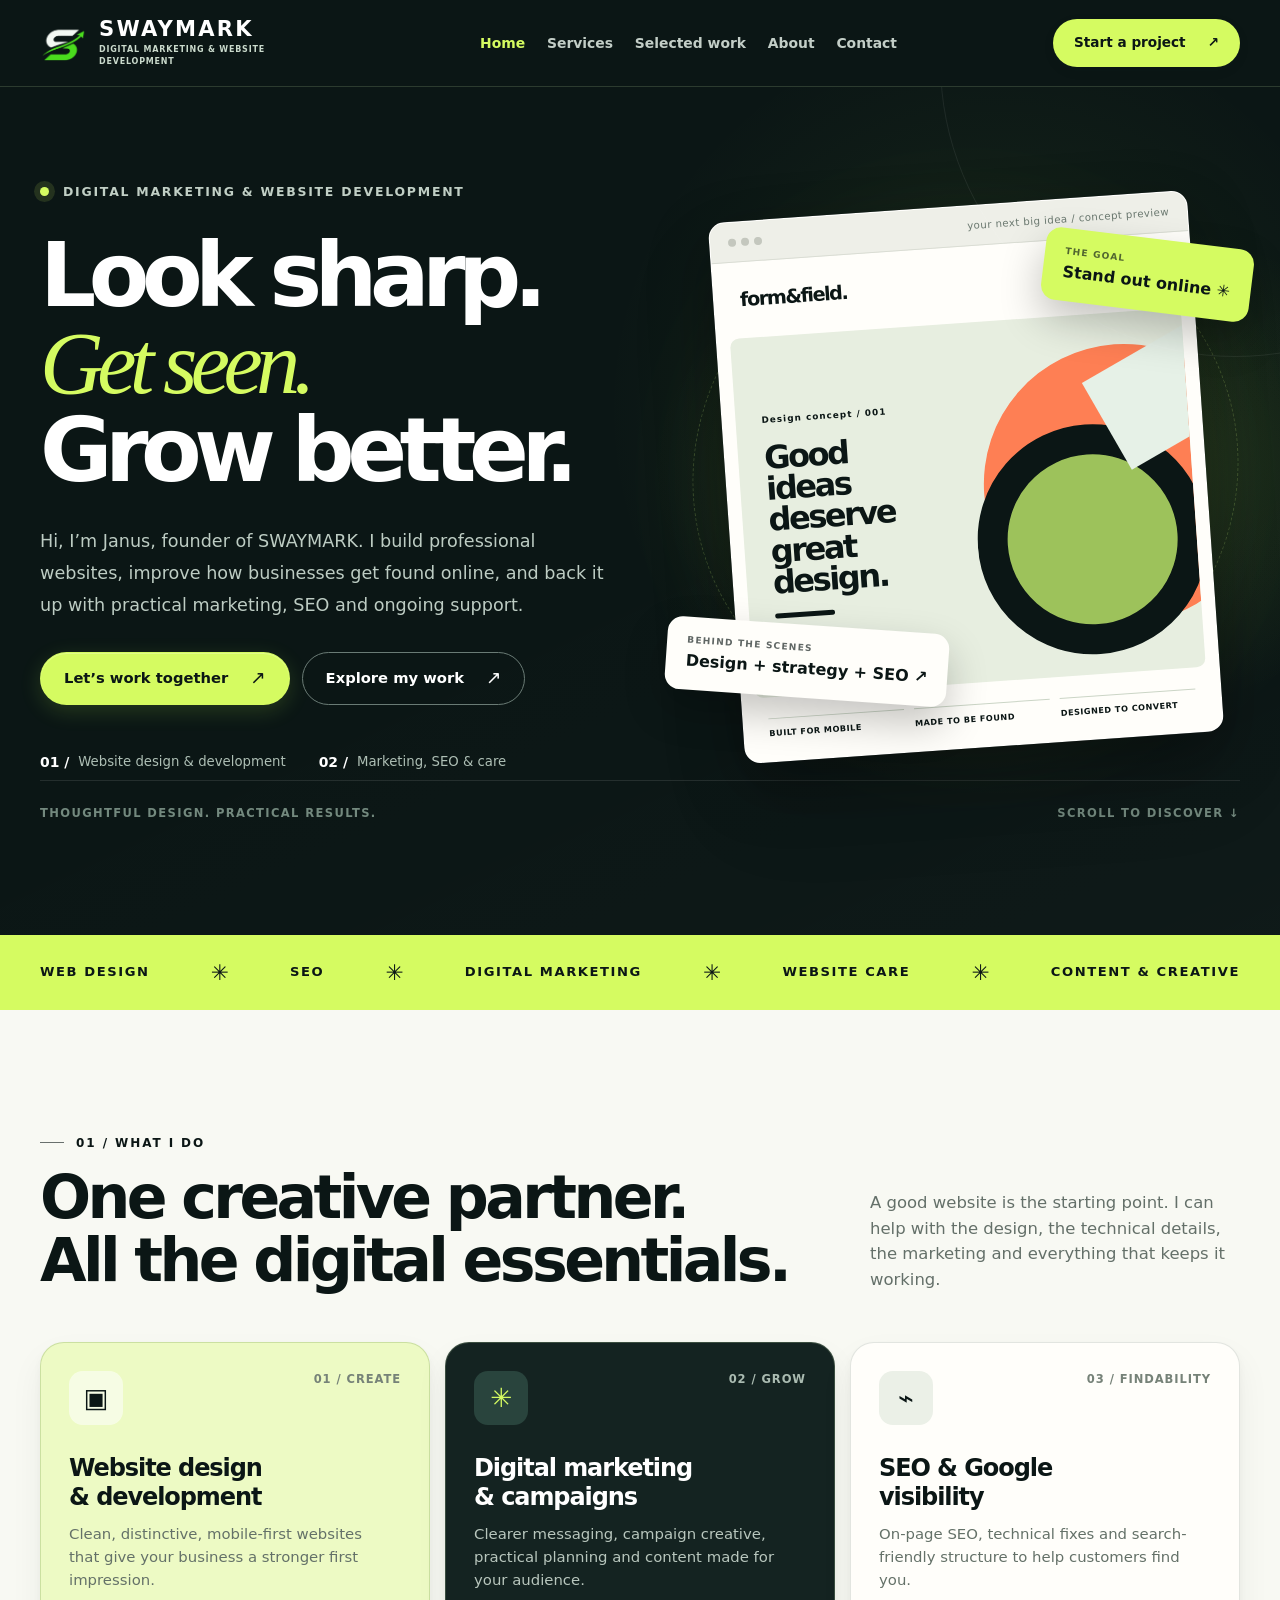
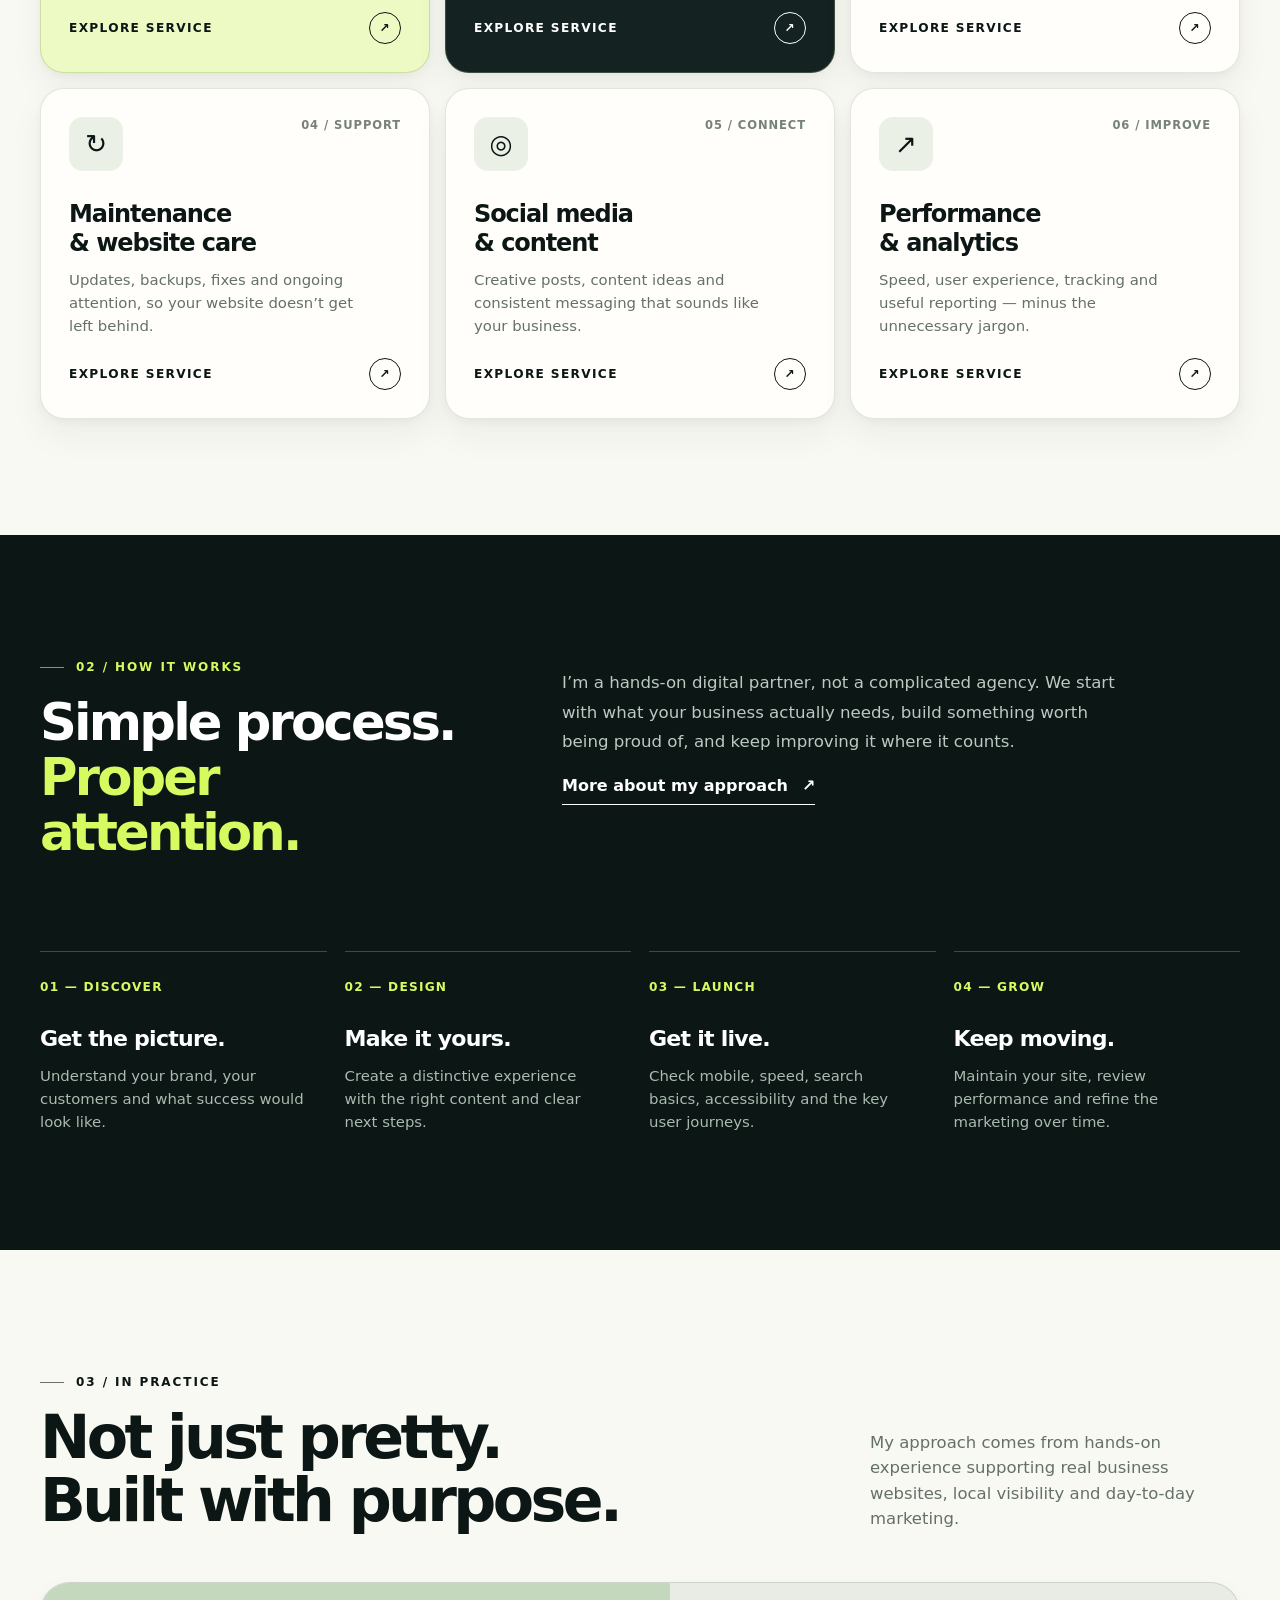
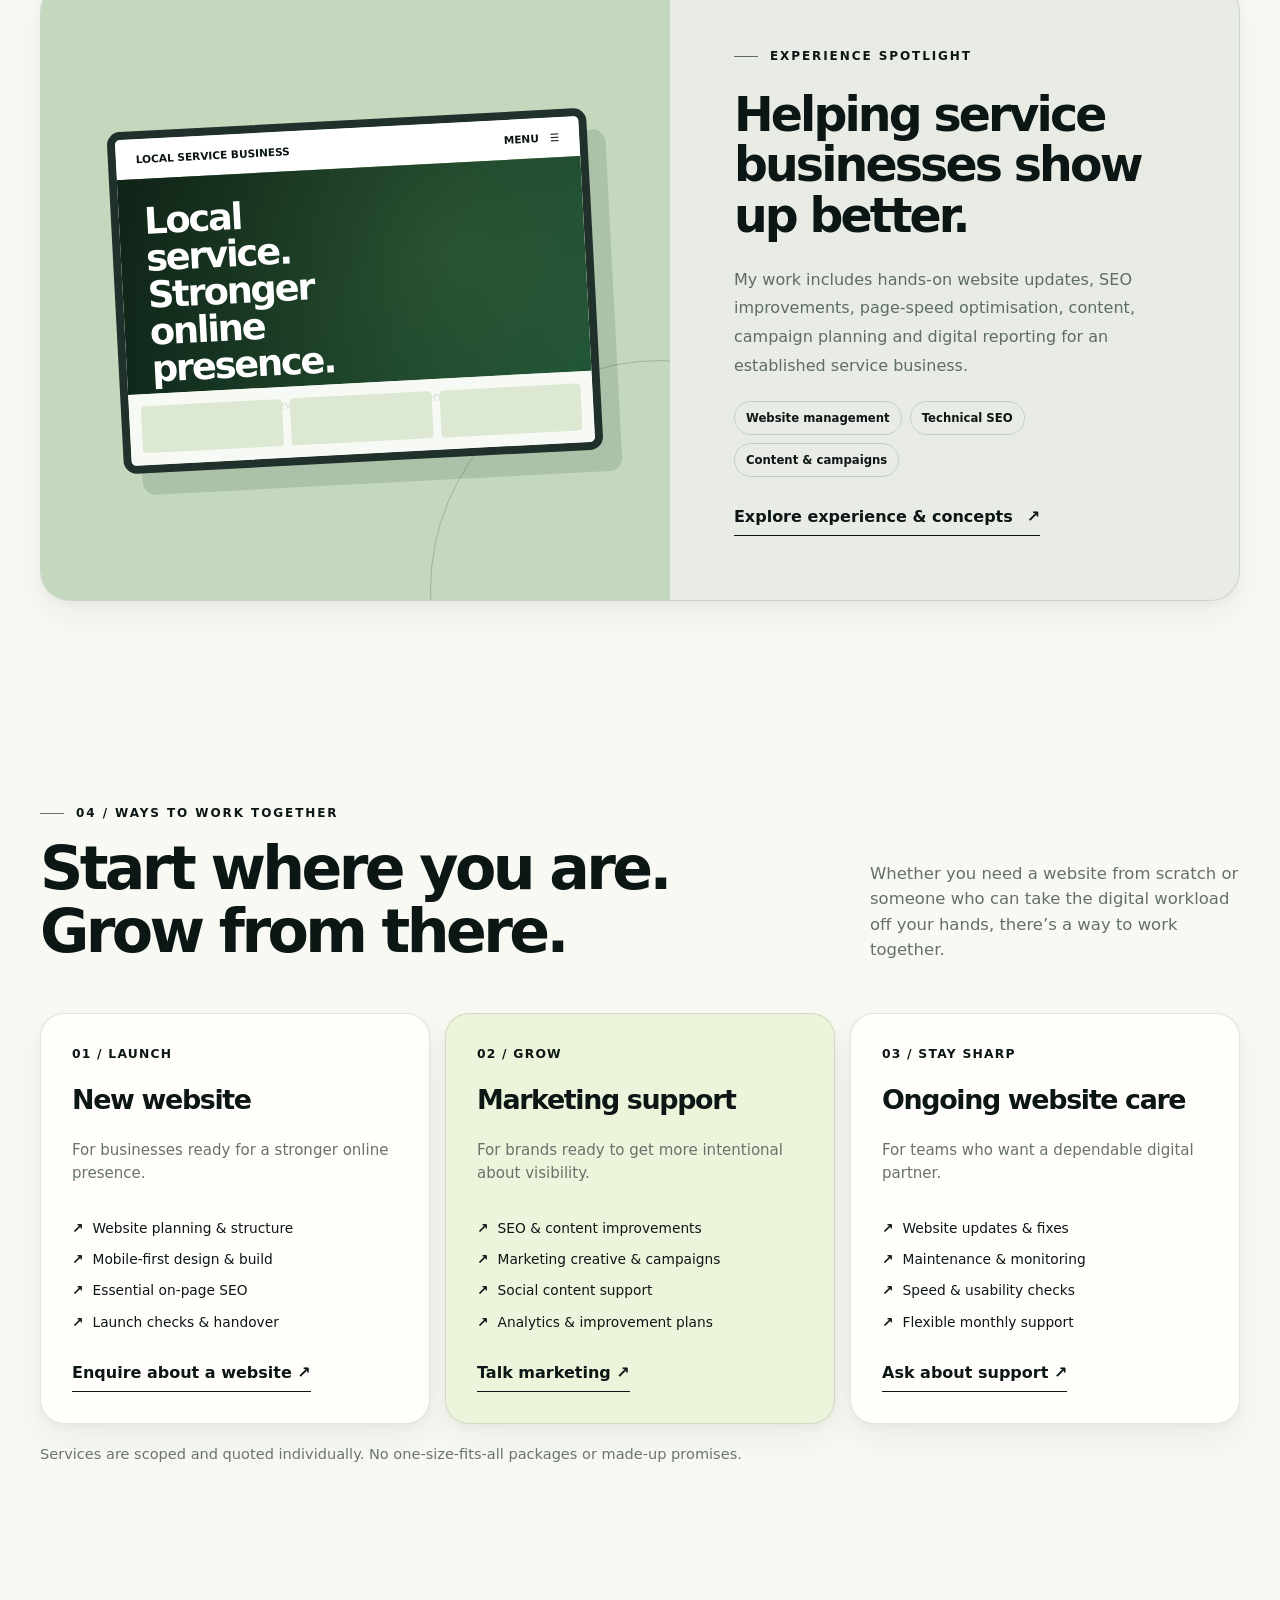
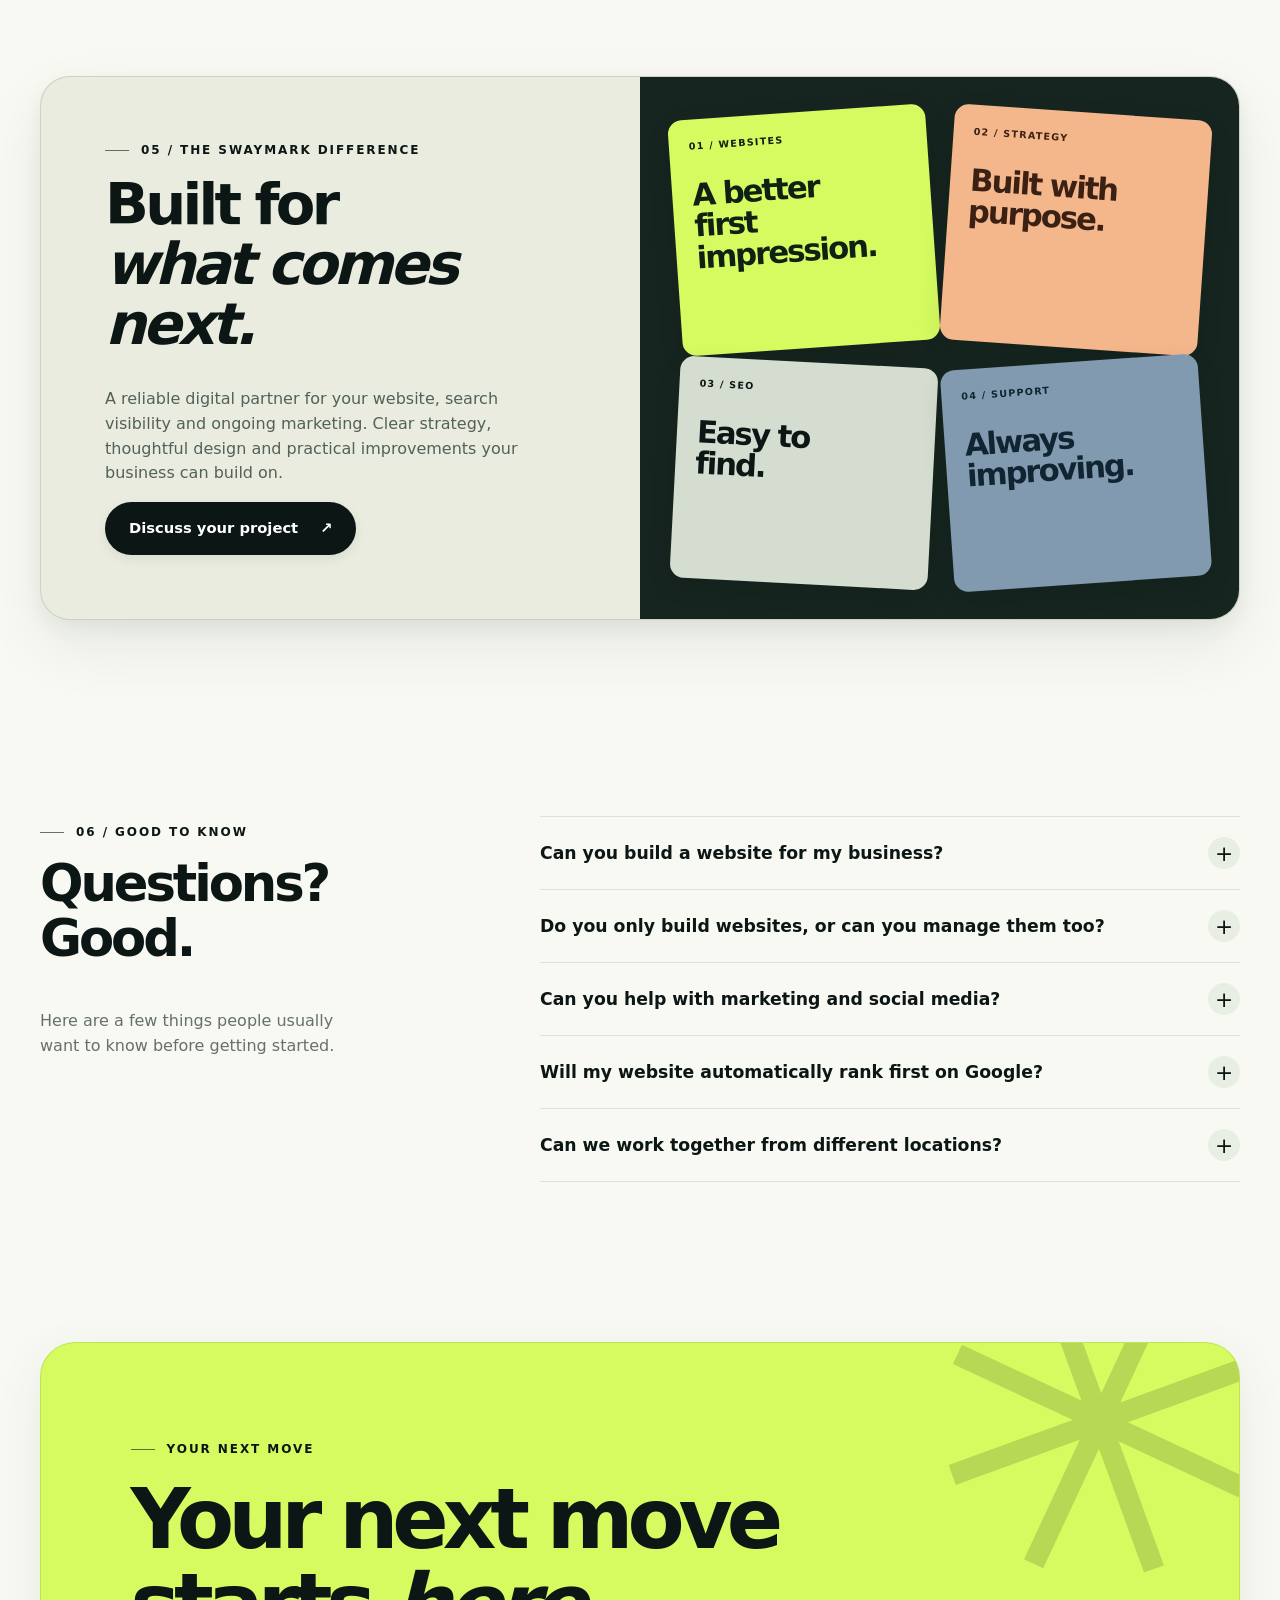
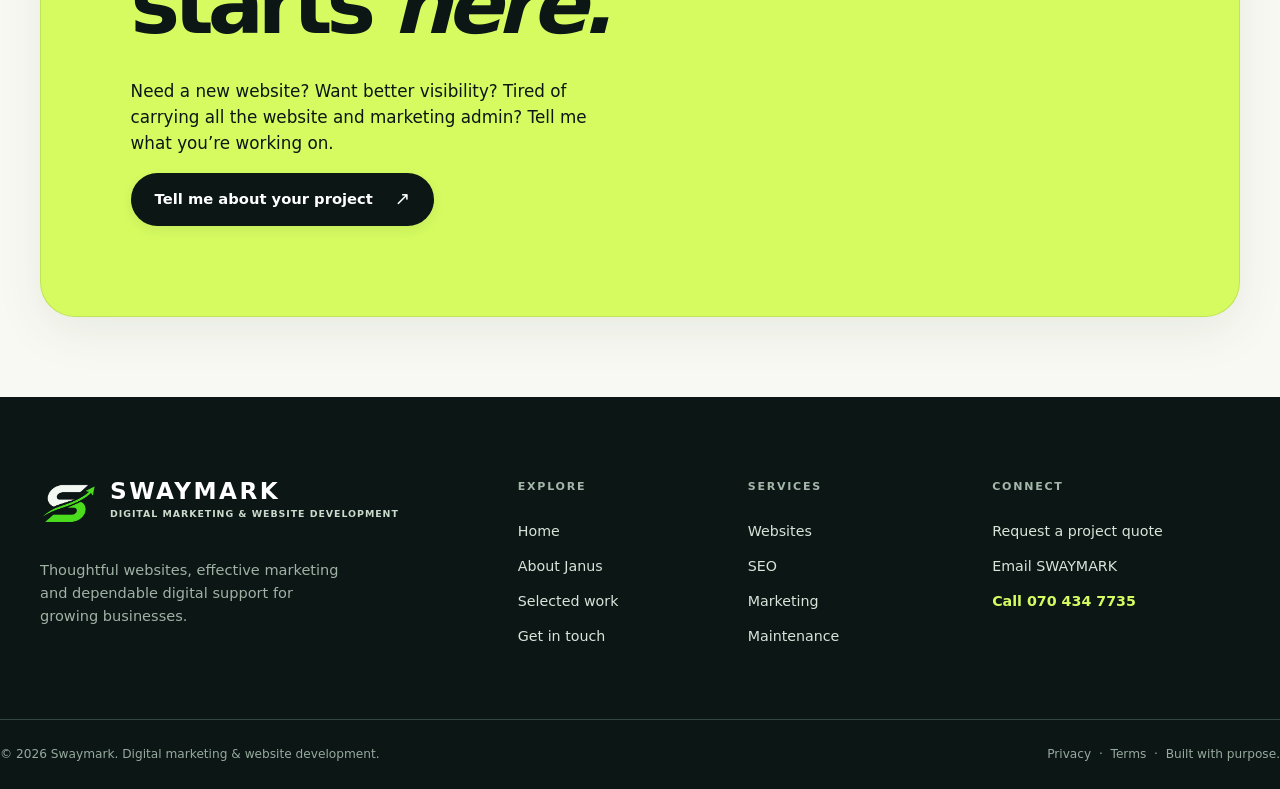
<file: index.html>
<!doctype html><html lang="en"><head>
<meta charset="utf-8">
<meta name="google-site-verification" content="_d3Ij4M3CdFG94ke3MHYmo3Vt7A4Bx63huPe7t3uk3o" /><meta name="viewport" content="width=device-width, initial-scale=1">
<meta name="theme-color" content="#0b1615"><meta name="color-scheme" content="light">
<title>Swaymark | Website Development, SEO &amp; Digital Marketing</title><meta name="description" content="SWAYMARK builds websites and supports businesses with SEO, digital marketing, creative content and ongoing website care for businesses ready to grow online.">
<meta name="robots" content="index,follow,max-image-preview:large">
<meta property="og:type" content="website">
<meta property="og:site_name" content="Swaymark"><meta property="og:title" content="Swaymark | Website Development, SEO &amp; Digital Marketing">
<meta property="og:description" content="SWAYMARK builds websites and supports businesses with SEO, digital marketing, creative content and ongoing website care for businesses ready to grow online.">
<meta name="twitter:title" content="Swaymark | Website Development, SEO &amp; Digital Marketing">
<meta name="twitter:description" content="SWAYMARK builds websites and supports businesses with SEO, digital marketing, creative content and ongoing website care for businesses ready to grow online.">
<link rel="icon" type="image/png" sizes="64x64" href="assets/favicon.png"><link rel="stylesheet" href="assets/styles.css">
<link rel="canonical" href="https://swaymark.pages.dev/">
<meta property="og:url" content="https://swaymark.pages.dev/">
<meta property="og:image" content="https://swaymark.pages.dev/assets/og-cover.png">
<meta property="og:image:width" content="1200"><meta property="og:image:height" content="630">
<meta property="og:image:alt" content="SWAYMARK digital marketing and website development">
<meta name="twitter:image" content="https://swaymark.pages.dev/assets/og-cover.png">
<meta name="twitter:card" content="summary_large_image">
<script type="application/ld+json">{"@context":"https://schema.org","@graph":[{"@type":"Organization","@id":"https://swaymark.pages.dev/#organization","name":"SWAYMARK","url":"https://swaymark.pages.dev/","email":"swaymark.studio@gmail.com","founder":{"@type":"Person","name":"Janus Oosthuizen"},"logo":"https://swaymark.pages.dev/assets/logo-mark.webp","description":"Website development, SEO, digital marketing and website support for businesses.","telephone":"070 434 7735"},{"@type":"WebSite","@id":"https://swaymark.pages.dev/#website","url":"https://swaymark.pages.dev/","name":"SWAYMARK","publisher":{"@id":"https://swaymark.pages.dev/#organization"}},{"@type":"WebPage","@id":"https://swaymark.pages.dev/#webpage","url":"https://swaymark.pages.dev/","name":"Swaymark | Website Development, SEO & Digital Marketing","isPartOf":{"@id":"https://swaymark.pages.dev/#website"},"about":{"@id":"https://swaymark.pages.dev/#organization"},"description":"SWAYMARK builds websites and supports businesses with SEO, digital marketing, creative content and ongoing website care for businesses ready to grow online."}]}</script>
</head><body><a class="skip-link" href="#main">Skip to main content</a>
<header class="site-header"><div class="container header-wrap">
  <a class="brand" href="/" aria-label="Swaymark home"><img class="brand-logo" src="assets/logo-mark.webp" width="47" height="47" alt=""><span class="brand-copy"><span class="brand-title">SWAYMARK</span><span class="brand-caption">DIGITAL MARKETING &amp; WEBSITE DEVELOPMENT</span></span></a>
  <nav aria-label="Main navigation"><ul class="nav-list" id="main-navigation" data-nav-list><li><a href="/" aria-current="page">Home</a></li><li><a href="/services">Services</a></li><li><a href="/work">Selected work</a></li><li><a href="/about">About</a></li><li><a href="/contact">Contact</a></li></ul></nav>
  <div class="nav-actions"><a class="btn header-cta" href="/contact">Start a project <span aria-hidden="true">↗</span></a><button class="menu-button" data-menu-toggle aria-label="Open navigation" aria-controls="main-navigation" aria-expanded="false"><span></span><span></span><span></span></button></div>
</div></header><main id="main"><section class="hero"><div class="container">
<div class="hero-grid">
  <div class="hero-content"><div class="hero-kicker"><span class="pulse" aria-hidden="true"></span> Digital marketing &amp; website development</div>
  <h1>Look sharp.<br><span class="serif-word accent">Get seen.</span><br>Grow better.</h1>
  <p class="hero-copy">Hi, I’m Janus, founder of SWAYMARK. I build professional websites, improve how businesses get found online, and back it up with practical marketing, SEO and ongoing support.</p>
  <div class="hero-actions"><a class="btn btn-lime" href="/contact">Let’s work together <span class="arrow" aria-hidden="true">↗</span></a><a class="btn btn-ghost" href="/work">Explore my work <span class="arrow" aria-hidden="true">↗</span></a></div>
  <div class="hero-meta"><span><strong>01 /</strong> Website design & development</span><span><strong>02 /</strong> Marketing, SEO & care</span></div>
  </div>
  <div class="hero-visual" aria-label="Illustrative website design concept"><div class="hero-glow" aria-hidden="true"></div><div class="hero-orbit" aria-hidden="true"></div>
    <div class="browser-window"><div class="browser-top"><div class="browser-dots" aria-hidden="true"><i></i><i></i><i></i></div><span class="browser-address">your next big idea / concept preview</span></div>
    <div class="mock-top"><span class="mock-logo">form&amp;field.</span><span class="mock-links">studio services about</span></div>
    <div class="mock-hero"><div class="mock-message"><span class="mock-overline">Design concept / 001</span><strong class="mock-headline">Good ideas deserve great design.</strong><span class="mock-rule"></span></div><div class="mock-graphic" aria-hidden="true"><div class="shape-one"></div><div class="shape-two"></div><div class="shape-three"></div></div></div>
    <div class="mock-bottom"><div>Built for mobile</div><div>Made to be found</div><div>Designed to convert</div></div></div>
    <div class="float-tag float-tag-top"><span class="small">The goal</span>Stand out online ✳</div><div class="float-tag float-tag-bottom"><span class="small">Behind the scenes</span>Design + strategy + SEO ↗</div>
  </div>
</div><div class="hero-scroll"><span>Thoughtful design. Practical results.</span><a href="#what-i-do">Scroll to discover ↓</a></div>
</div></section>
<div class="capability-bar" aria-label="Core capabilities"><div class="container capability-list"><span>Web design</span><b aria-hidden="true">✳</b><span>SEO</span><b aria-hidden="true">✳</b><span>Digital marketing</span><b aria-hidden="true">✳</b><span>Website care</span><b aria-hidden="true">✳</b><span>Content & creative</span></div></div>
<section class="section" id="what-i-do"><div class="container"><div class="section-head"><div><span class="eyebrow">01 / What I do</span><h2>One creative partner.<br>All the digital essentials.</h2></div><p>A good website is the starting point. I can help with the design, the technical details, the marketing and everything that keeps it working.</p></div>
<div class="services-grid">
<a class="service-card featured reveal" href="/services#web-design"><div class="card-top"><span class="card-symbol" aria-hidden="true">▣</span><span class="card-count">01 / CREATE</span></div><h3>Website design<br>& development</h3><p>Clean, distinctive, mobile-first websites that give your business a stronger first impression.</p><div class="card-bottom"><span>Explore service</span><span class="card-arrow" aria-hidden="true">↗</span></div></a>
<a class="service-card dark reveal" href="/services#marketing"><div class="card-top"><span class="card-symbol" aria-hidden="true">✳</span><span class="card-count">02 / GROW</span></div><h3>Digital marketing<br>& campaigns</h3><p>Clearer messaging, campaign creative, practical planning and content made for your audience.</p><div class="card-bottom"><span>Explore service</span><span class="card-arrow" aria-hidden="true">↗</span></div></a>
<a class="service-card reveal" href="/services#seo"><div class="card-top"><span class="card-symbol" aria-hidden="true">⌁</span><span class="card-count">03 / FINDABILITY</span></div><h3>SEO & Google<br>visibility</h3><p>On-page SEO, technical fixes and search-friendly structure to help customers find you.</p><div class="card-bottom"><span>Explore service</span><span class="card-arrow" aria-hidden="true">↗</span></div></a>
<a class="service-card reveal" href="/services#maintenance"><div class="card-top"><span class="card-symbol" aria-hidden="true">↻</span><span class="card-count">04 / SUPPORT</span></div><h3>Maintenance<br>& website care</h3><p>Updates, backups, fixes and ongoing attention, so your website doesn’t get left behind.</p><div class="card-bottom"><span>Explore service</span><span class="card-arrow" aria-hidden="true">↗</span></div></a>
<a class="service-card reveal" href="/services#social"><div class="card-top"><span class="card-symbol" aria-hidden="true">◎</span><span class="card-count">05 / CONNECT</span></div><h3>Social media<br>& content</h3><p>Creative posts, content ideas and consistent messaging that sounds like your business.</p><div class="card-bottom"><span>Explore service</span><span class="card-arrow" aria-hidden="true">↗</span></div></a>
<a class="service-card reveal" href="/services#performance"><div class="card-top"><span class="card-symbol" aria-hidden="true">↗</span><span class="card-count">06 / IMPROVE</span></div><h3>Performance<br>& analytics</h3><p>Speed, user experience, tracking and useful reporting — minus the unnecessary jargon.</p><div class="card-bottom"><span>Explore service</span><span class="card-arrow" aria-hidden="true">↗</span></div></a>
</div></div></section>
<section class="section dark-section"><div class="container"><div class="band-head"><div><span class="eyebrow accent">02 / How it works</span><h2>Simple process.<br><span class="accent">Proper attention.</span></h2></div><div><p>I’m a hands-on digital partner, not a complicated agency. We start with what your business actually needs, build something worth being proud of, and keep improving it where it counts.</p><a href="/about" class="text-link">More about my approach <span aria-hidden="true">↗</span></a></div></div>
<div class="process-grid"><div class="process-step reveal"><span class="step-num">01 — DISCOVER</span><h3>Get the picture.</h3><p>Understand your brand, your customers and what success would look like.</p></div><div class="process-step reveal"><span class="step-num">02 — DESIGN</span><h3>Make it yours.</h3><p>Create a distinctive experience with the right content and clear next steps.</p></div><div class="process-step reveal"><span class="step-num">03 — LAUNCH</span><h3>Get it live.</h3><p>Check mobile, speed, search basics, accessibility and the key user journeys.</p></div><div class="process-step reveal"><span class="step-num">04 — GROW</span><h3>Keep moving.</h3><p>Maintain your site, review performance and refine the marketing over time.</p></div></div></div></section>
<section class="section" id="experience"><div class="container"><div class="section-head"><div><span class="eyebrow">03 / In practice</span><h2>Not just pretty.<br>Built with purpose.</h2></div><p>My approach comes from hands-on experience supporting real business websites, local visibility and day-to-day marketing.</p></div>
<div class="work-feature reveal"><div class="work-art"><div class="work-desktop"><div class="work-desktop-top"><span>LOCAL SERVICE BUSINESS</span><span>MENU &nbsp; ☰</span></div><div class="work-desktop-image"><strong>Local service. Stronger online presence.</strong><span>Illustrative project preview — not a client screenshot</span></div><div class="work-tile-row"><span></span><span></span><span></span></div></div></div><div class="work-copy"><span class="eyebrow">EXPERIENCE SPOTLIGHT</span><h3>Helping service businesses show up better.</h3><p>My work includes hands-on website updates, SEO improvements, page-speed optimisation, content, campaign planning and digital reporting for an established service business.</p><ul class="chip-list"><li>Website management</li><li>Technical SEO</li><li>Content & campaigns</li></ul><a class="text-link" href="/work">Explore experience & concepts <span aria-hidden="true">↗</span></a></div></div></div></section>
<section class="section-sm"><div class="container"><div class="section-head"><div><span class="eyebrow">04 / Ways to work together</span><h2>Start where you are.<br>Grow from there.</h2></div><p>Whether you need a website from scratch or someone who can take the digital workload off your hands, there’s a way to work together.</p></div>
<div class="offer-grid"><div class="offer reveal"><span class="label-number">01 / LAUNCH</span><h3>New website</h3><p>For businesses ready for a stronger online presence.</p><ul><li>Website planning & structure</li><li>Mobile-first design & build</li><li>Essential on-page SEO</li><li>Launch checks & handover</li></ul><a class="text-link" href="/contact">Enquire about a website ↗</a></div><div class="offer reveal"><span class="label-number">02 / GROW</span><h3>Marketing support</h3><p>For brands ready to get more intentional about visibility.</p><ul><li>SEO & content improvements</li><li>Marketing creative & campaigns</li><li>Social content support</li><li>Analytics & improvement plans</li></ul><a class="text-link" href="/contact">Talk marketing ↗</a></div><div class="offer reveal"><span class="label-number">03 / STAY SHARP</span><h3>Ongoing website care</h3><p>For teams who want a dependable digital partner.</p><ul><li>Website updates & fixes</li><li>Maintenance & monitoring</li><li>Speed & usability checks</li><li>Flexible monthly support</li></ul><a class="text-link" href="/contact">Ask about support ↗</a></div></div><p class="note" style="margin-top:19px">Services are scoped and quoted individually. No one-size-fits-all packages or made-up promises.</p>
</div></section>
<section class="section"><div class="container"><div class="social-panel reveal"><div class="social-copy"><span class="eyebrow">05 / The SWAYMARK difference</span><h2>Built for<br><em>what comes next.</em></h2><p>A reliable digital partner for your website, search visibility and ongoing marketing. Clear strategy, thoughtful design and practical improvements your business can build on.</p><a class="btn btn-dark" href="/contact">Discuss your project <span aria-hidden="true">&#8599;</span></a></div><div class="social-collage" aria-label="SWAYMARK digital capabilities"><div class="social-tile"><small>01 / Websites</small><strong>A better<br>first impression.</strong></div><div class="social-tile"><small>02 / Strategy</small><strong>Built with<br>purpose.</strong></div><div class="social-tile"><small>03 / SEO</small><strong>Easy to<br>find.</strong></div><div class="social-tile"><small>04 / Support</small><strong>Always<br>improving.</strong></div></div></div></div></section>
<section class="section-sm"><div class="container"><div class="faq-layout"><div><span class="eyebrow">06 / Good to know</span><h2>Questions?<br>Good.</h2><p>Here are a few things people usually want to know before getting started.</p></div><div class="faq-list">
<details><summary>Can you build a website for my business?</summary><p>Yes. We’ll discuss what your business needs, the pages and features involved, and the best approach for your budget and goals. I can also help improve an existing website.</p></details>
<details><summary>Do you only build websites, or can you manage them too?</summary><p>Both. I can help with updates, content changes, SEO, speed improvements and ongoing care. We’ll agree on what’s included so you know exactly what to expect.</p></details>
<details><summary>Can you help with marketing and social media?</summary><p>Yes. I can support campaign ideas, marketing creative, content planning, social posts, search visibility and measurement. The mix depends on your brand and what you want to achieve.</p></details>
<details><summary>Will my website automatically rank first on Google?</summary><p>No one can honestly promise that. I focus on useful content, sound SEO fundamentals, technical quality and ongoing improvements rather than guaranteed rankings.</p></details>
<details><summary>Can we work together from different locations?</summary><p>Yes. Most website, SEO and digital marketing projects can be managed remotely, with clear communication and agreed timelines.</p></details>
</div></div></div></section>
<section class="section-sm"><div class="container"><div class="cta-panel reveal"><span class="eyebrow">YOUR NEXT MOVE</span><h2>Your next move starts <em>here.</em></h2><p>Need a new website? Want better visibility? Tired of carrying all the website and marketing admin? Tell me what you’re working on.</p><a class="btn btn-dark" href="/contact">Tell me about your project <span class="arrow" aria-hidden="true">↗</span></a></div></div></section></main><footer class="site-footer"><div class="container">
<div class="footer-main">
  <div class="footer-intro"><a class="brand" href="/" aria-label="Swaymark home"><img class="brand-logo footer-logo" src="assets/logo-mark.webp" width="58" height="58" alt=""><span class="brand-copy"><span class="brand-title">SWAYMARK</span><span class="brand-caption">DIGITAL MARKETING &amp; WEBSITE DEVELOPMENT</span></span></a><p>Thoughtful websites, effective marketing and dependable digital support for growing businesses.</p></div>
  <div><h3>Explore</h3><div class="footer-links"><a href="/">Home</a><a href="/about">About Janus</a><a href="/work">Selected work</a><a href="/contact">Get in touch</a></div></div>
  <div><h3>Services</h3><div class="footer-links"><a href="/services#web-design">Websites</a><a href="/services#seo">SEO</a><a href="/services#marketing">Marketing</a><a href="/services#maintenance">Maintenance</a></div></div>
  <div><h3>Connect</h3><div class="footer-links"><a href="/contact">Request a project quote</a><a href="mailto:swaymark.studio@gmail.com">Email SWAYMARK</a><a href="tel:0704347735" aria-label="Call SWAYMARK on 070 434 7735">Call 070 434 7735</a></div></div></div>
</div>
<div class="footer-bottom"><span>© <span data-year>2026</span> Swaymark. Digital marketing &amp; website development.</span><span><a href="/privacy">Privacy</a> &nbsp;·&nbsp; <a href="/terms">Terms</a> &nbsp;·&nbsp; Built with purpose.</span></div>
</div></footer><script src="assets/config.js" defer></script><script src="assets/script.js" defer></script></body></html>
</file>
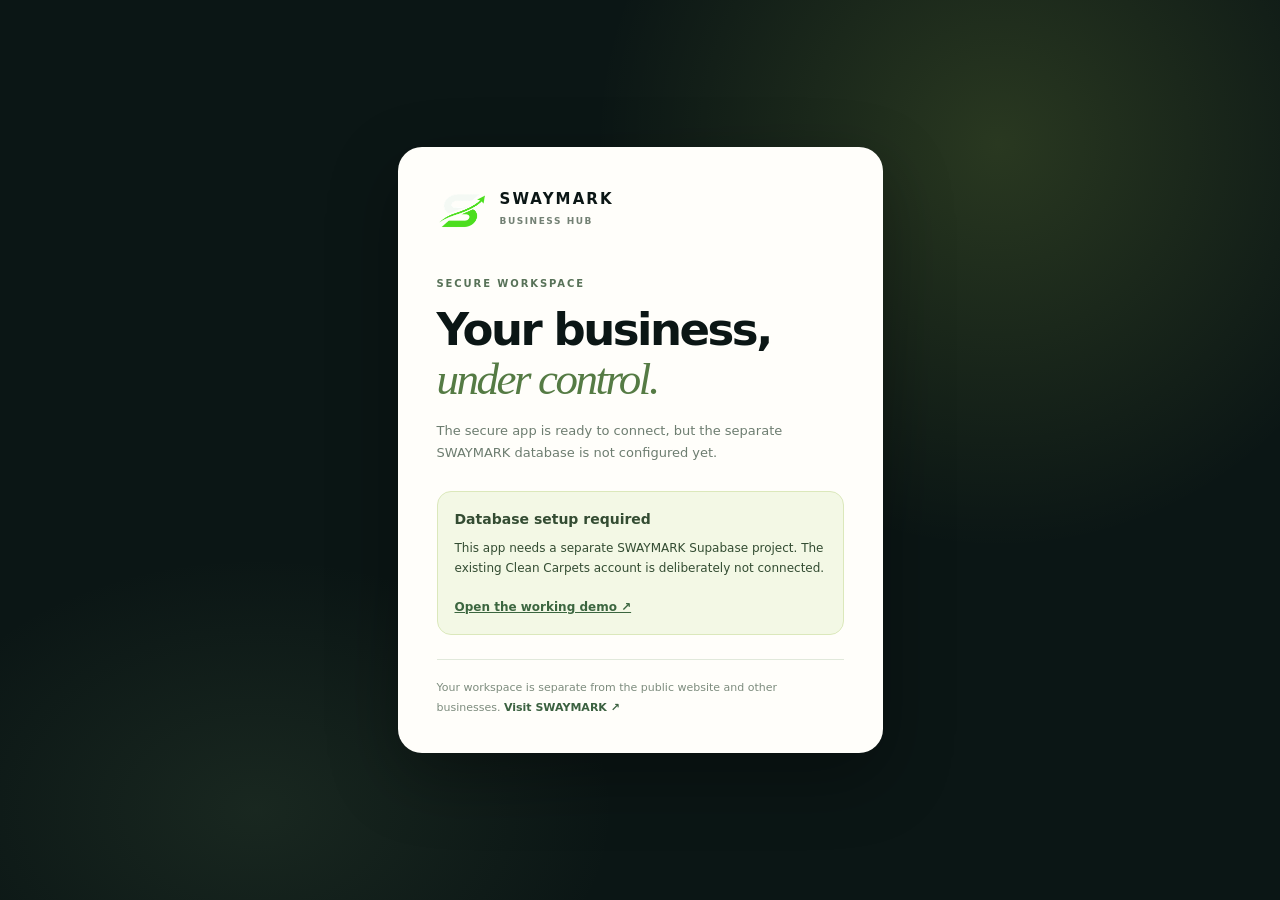
<file: app/index.html>
<!doctype html>
<html lang="en">
<head>
<meta charset="utf-8">
<meta name="viewport" content="width=device-width, initial-scale=1">
<meta name="theme-color" content="#0b1615">
<meta name="color-scheme" content="light">
<meta name="robots" content="noindex,nofollow,noarchive">
<meta name="description" content="SWAYMARK Business Hub secure workspace for enquiries, clients, quotes and projects.">
<meta http-equiv="Content-Security-Policy" content="default-src 'self'; script-src 'self'; style-src 'self'; img-src 'self' data:; font-src 'self'; connect-src 'self' https://*.supabase.co; object-src 'none'; base-uri 'self'; form-action 'self';">
<title>Business Hub | SWAYMARK</title>
<link rel="icon" type="image/png" href="/assets/favicon.png">
<link rel="manifest" href="/app/manifest.webmanifest">
<link rel="stylesheet" href="/hub/app.css"><link rel="stylesheet" href="/app/secure.css">
<script src="/app/config.js" defer></script><script src="/app/secure.js" defer></script>
</head>
<body>

<section class="auth-gate" id="authGate" aria-labelledby="authHeading">
  <div class="auth-background"></div>
  <div class="auth-card">
    <a class="auth-brand" href="/" aria-label="Visit SWAYMARK website"><img src="/assets/logo-mark.webp" width="56" height="56" alt=""><span>SWAYMARK <small>BUSINESS HUB</small></span></a>
    <span class="eyebrow">SECURE WORKSPACE</span>
    <h1 id="authHeading">Your business,<br><em>under control.</em></h1>
    <p class="auth-lead" id="authLead">Sign in to your private workspace to manage enquiries, quotes, bookings, clients and projects.</p>
    <form id="authForm" class="auth-form">
      <label for="loginEmail">Email address</label><input id="loginEmail" type="email" autocomplete="username" required maxlength="180" placeholder="you@yourbusiness.com">
      <label for="loginPassword">Password</label><input id="loginPassword" type="password" autocomplete="current-password" required minlength="8" placeholder="Your secure password">
      <button class="btn btn-lime" type="submit" id="loginButton">Sign in to SWAYMARK Hub <span aria-hidden="true">↗</span></button>
      <p id="authError" role="alert"></p>
    </form>
    <div class="auth-setup" id="authSetup" hidden>
      <strong>Database setup required</strong>
      <p>This app needs a separate SWAYMARK Supabase project. The existing Clean Carpets account is deliberately not connected.</p>
      <a href="/hub/" class="auth-demo-link">Open the working demo ↗</a>
    </div>
    <p class="auth-foot">Your workspace is separate from the public website and other businesses. <a href="/" target="_blank" rel="noopener">Visit SWAYMARK ↗</a></p>
  </div>
</section>
<a class="skip-link" href="#workspace">Skip to workspace</a>
<div class="app-shell">
  <aside class="sidebar" id="sidePanel" aria-label="Workspace navigation">
    <div class="sidebar-top">
      <a class="brand" href="/" aria-label="SWAYMARK public website">
        <img src="/assets/logo-mark.webp" width="46" height="46" alt="">
        <span><strong>SWAYMARK</strong><small>BUSINESS HUB</small></span>
      </a>
      <button id="closeNav" class="icon-button sidebar-close" aria-label="Close navigation">×</button>
    </div>
    <div class="workspace-switch"><span class="workspace-avatar">S</span><span><strong>My workspace</strong><small>Independent studio</small></span><span class="workspace-dot" aria-hidden="true"></span></div>
    <nav class="nav" aria-label="Main">
      <p class="nav-label">OVERVIEW</p>
      <a class="nav-link active" href="#dashboard" data-view="dashboard"><span class="nav-icon">◫</span>Dashboard</a>
      <p class="nav-label">YOUR BUSINESS</p>
      <a class="nav-link" href="#enquiries" data-view="enquiries"><span class="nav-icon">↗</span>Enquiries <span class="nav-count" id="enquiryCount"></span></a>
      <a class="nav-link" href="#clients" data-view="clients"><span class="nav-icon">◉</span>Clients</a>
      <a class="nav-link" href="#quotes" data-view="quotes"><span class="nav-icon">▤</span>Quotes</a>
      <a class="nav-link" href="#bookings" data-view="bookings"><span class="nav-icon">▦</span>Bookings</a>
      <a class="nav-link" href="#projects" data-view="projects"><span class="nav-icon">◇</span>Projects</a>
      <a class="nav-link" href="#tasks" data-view="tasks"><span class="nav-icon">☑</span>Tasks</a>
      <a class="nav-link" href="#finance" data-view="finance"><span class="nav-icon">◎</span>Finance</a>
      <p class="nav-label">WORKSPACE</p>
      <a class="nav-link" href="#settings" data-view="settings"><span class="nav-icon">⚙</span>Settings &amp; backups</a>
    </nav>
    <div class="sidebar-bottom">
      <a class="site-link" href="/" target="_blank" rel="noopener">View public website <span aria-hidden="true">↗</span></a>
      <div class="mode-card"><span class="mode-dot"></span><strong>Secure workspace</strong><p>Protected login and cloud storage. Requires a separate SWAYMARK database.</p></div>
    </div>
  </aside>
  <div class="sidebar-scrim" id="sideScrim"></div>
  <main class="main" id="workspace">
    <header class="topbar">
      <div class="topbar-start"><button id="navToggle" class="icon-button menu-toggle" aria-controls="sidePanel" aria-expanded="false" aria-label="Open navigation">☰</button><span class="breadcrumb">Workspace <span>/</span> <strong id="breadcrumbCurrent">Dashboard</strong></span></div>
      <div class="topbar-end"><span class="today" id="todayDisplay"></span><span class="local-tag"><span></span> Cloud workspace</span><button type="button" class="btn btn-outline top-export" id="topExport">Export backup</button><button type="button" class="btn btn-outline" id="logoutBtn">Sign out</button><button type="button" class="btn btn-lime" data-action="new" data-type="enquiries">+ New enquiry</button></div>
    </header>
    <div class="main-inner">
      <div class="page-intro"><div><span class="eyebrow">SWAYMARK / WORKSPACE</span><h1 id="viewTitle">Your business, in one place.</h1><p id="viewDescription">A clearer view of your enquiries, bookings, client projects and daily priorities.</p></div><span class="edition">BUSINESS HUB <em>02</em></span></div>
      <div class="prototype-alert" role="note"><span class="notice-icon">i</span><p><strong>Private SWAYMARK workspace.</strong> Your records sync to your separate SWAYMARK database after login. The public website form is not linked until its secure connection is verified.</p><button type="button" class="alert-link" data-action="goto" data-view="settings">Backups &amp; info ↗</button></div>
      <div class="toolbar" id="listToolbar" hidden><label class="search"><span class="search-icon" aria-hidden="true">⌕</span><span class="sr-only">Search records</span><input id="searchInput" type="search" autocomplete="off" placeholder="Search this section"></label><div class="toolbar-actions"><label for="statusFilter" class="sr-only">Filter records</label><select id="statusFilter" aria-label="Filter by status"></select><button type="button" class="btn btn-dark" id="sectionAdd">+ Add new</button></div></div>
      <div id="screen" aria-live="off"></div>
    </div>
  </main>
</div>
<dialog id="editor" class="editor" aria-labelledby="modalHeading">
  <div class="dialog-head"><div><span class="eyebrow">SWAYMARK / RECORD</span><h2 id="modalHeading">New record</h2><p id="modalDescription"></p></div><button type="button" class="icon-button" id="modalClose" aria-label="Close">×</button></div>
  <form id="recordForm"><div id="recordFields" class="form-grid"></div><div class="dialog-actions"><button type="button" class="btn btn-outline" id="cancelEditor">Cancel</button><button type="submit" class="btn btn-dark" id="saveRecord">Save record</button></div></form>
</dialog>
<div id="printArea" class="print-area" aria-hidden="true"></div>
<div id="toast" class="toast" role="status" aria-live="polite"></div>
<noscript><p class="noscript">Enable JavaScript to use the SWAYMARK Business Hub prototype.</p></noscript>
</body>
</html>
</file>
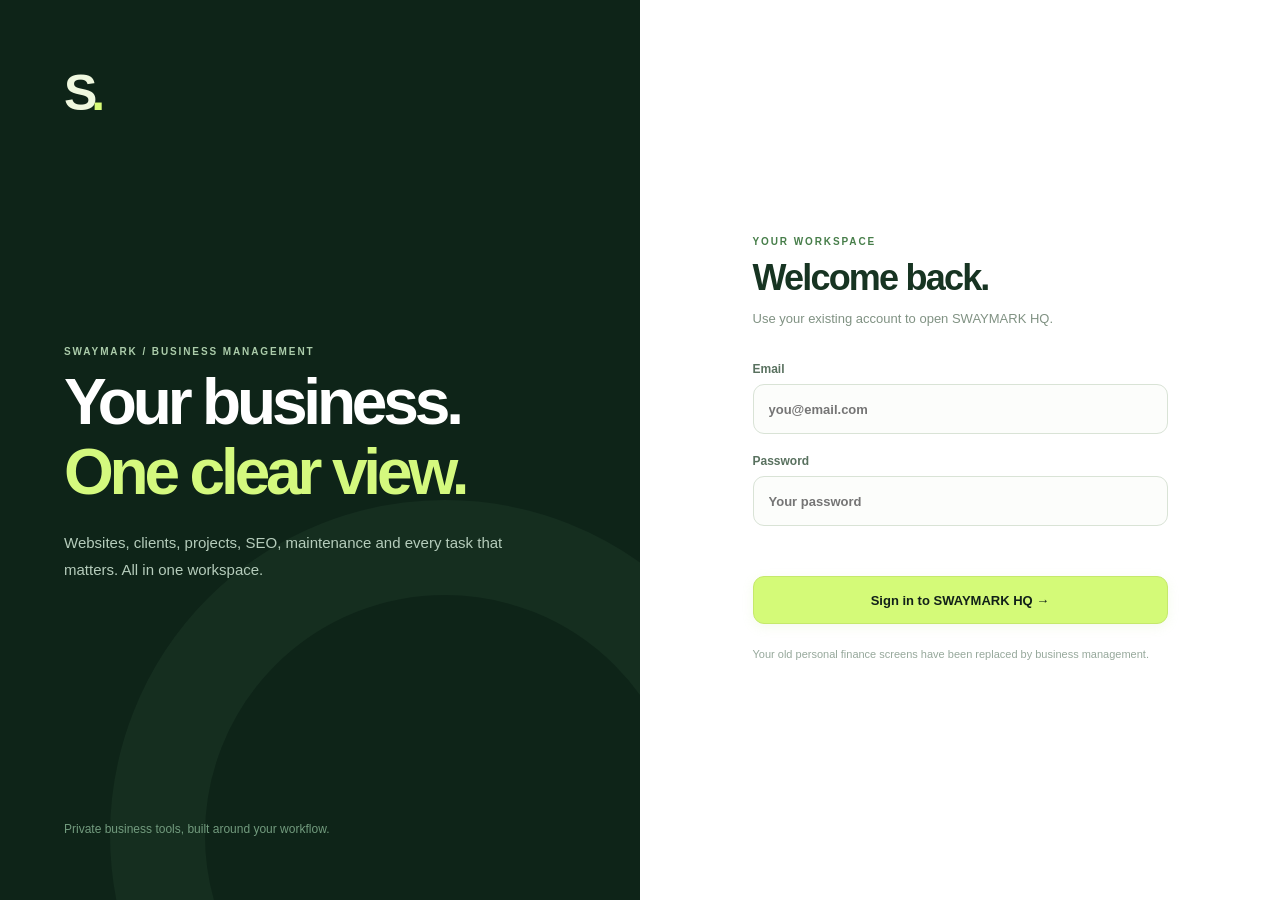
<file: hq/index.html>
<!doctype html>
<html lang="en">
<head>
<meta charset="utf-8">
<meta name="viewport" content="width=device-width,initial-scale=1">
<meta name="robots" content="noindex,nofollow,noarchive">
<meta name="theme-color" content="#0d1c16">
<meta name="color-scheme" content="light">
<meta name="description" content="Private SWAYMARK HQ for website projects, clients, SEO and business management.">
<title>SWAYMARK HQ — Business management</title>
<link rel="icon" href="/app/icon.svg" type="image/svg+xml">
<link rel="apple-touch-icon" href="/app/icon-192.png">
<link rel="manifest" href="./manifest.webmanifest">
<link rel="stylesheet" href="./app.css">
</head>
<body>
<div id="root" aria-live="polite"><div style="padding:3rem;font-family:system-ui;color:#244430">Opening SWAYMARK HQ…</div></div>
<script src="./app.js" defer></script>
</body>
</html>
</file>
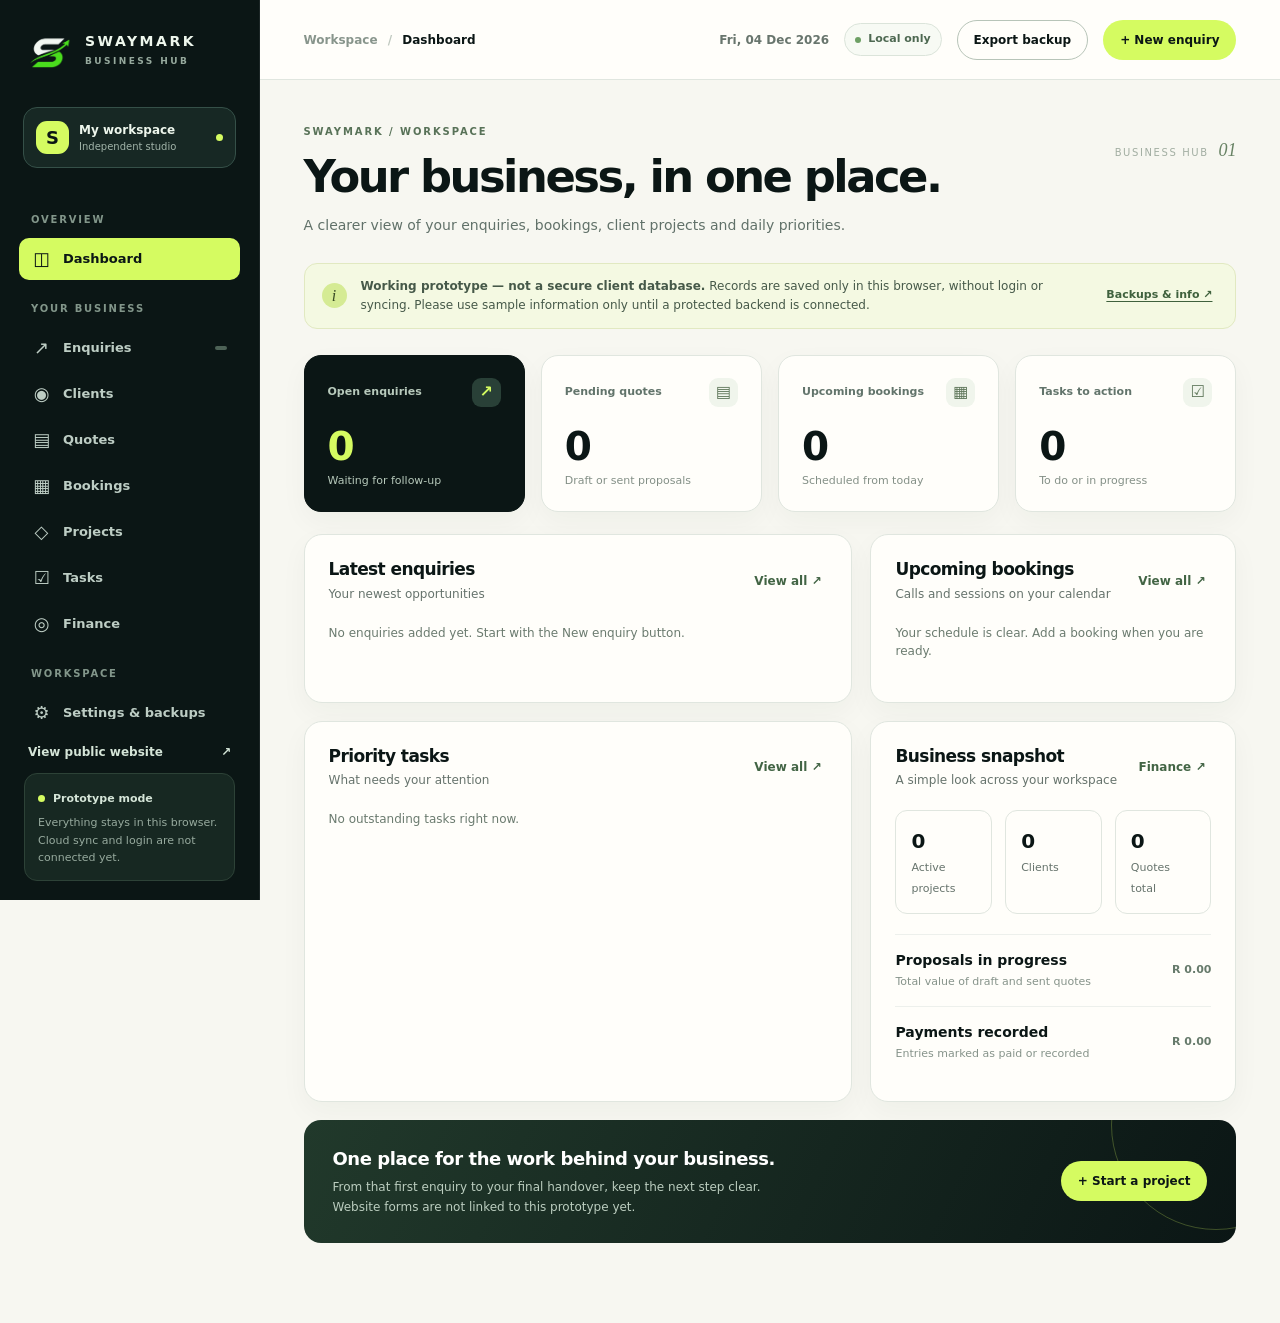
<file: hub/index.html>
<!doctype html>
<html lang="en">
<head>
<meta charset="utf-8">
<meta name="viewport" content="width=device-width, initial-scale=1">
<meta name="theme-color" content="#0b1615">
<meta name="color-scheme" content="light">
<meta name="robots" content="noindex,nofollow,noarchive">
<meta name="description" content="SWAYMARK Business Hub prototype. Private-to-this-browser demonstration workspace.">
<meta http-equiv="Content-Security-Policy" content="default-src 'self'; script-src 'self'; style-src 'self'; img-src 'self' data:; font-src 'self'; connect-src 'self'; object-src 'none'; base-uri 'self'; form-action 'self';">
<title>Business Hub | SWAYMARK</title>
<link rel="icon" type="image/png" href="/assets/favicon.png">
<link rel="manifest" href="/hub/manifest.webmanifest">
<link rel="stylesheet" href="/hub/app.css">
<script src="/hub/app.js" defer></script>
</head>
<body>
<a class="skip-link" href="#workspace">Skip to workspace</a>
<div class="app-shell">
  <aside class="sidebar" id="sidePanel" aria-label="Workspace navigation">
    <div class="sidebar-top">
      <a class="brand" href="/" aria-label="SWAYMARK public website">
        <img src="/assets/logo-mark.webp" width="46" height="46" alt="">
        <span><strong>SWAYMARK</strong><small>BUSINESS HUB</small></span>
      </a>
      <button id="closeNav" class="icon-button sidebar-close" aria-label="Close navigation">×</button>
    </div>
    <div class="workspace-switch"><span class="workspace-avatar">S</span><span><strong>My workspace</strong><small>Independent studio</small></span><span class="workspace-dot" aria-hidden="true"></span></div>
    <nav class="nav" aria-label="Main">
      <p class="nav-label">OVERVIEW</p>
      <a class="nav-link active" href="#dashboard" data-view="dashboard"><span class="nav-icon">◫</span>Dashboard</a>
      <p class="nav-label">YOUR BUSINESS</p>
      <a class="nav-link" href="#enquiries" data-view="enquiries"><span class="nav-icon">↗</span>Enquiries <span class="nav-count" id="enquiryCount"></span></a>
      <a class="nav-link" href="#clients" data-view="clients"><span class="nav-icon">◉</span>Clients</a>
      <a class="nav-link" href="#quotes" data-view="quotes"><span class="nav-icon">▤</span>Quotes</a>
      <a class="nav-link" href="#bookings" data-view="bookings"><span class="nav-icon">▦</span>Bookings</a>
      <a class="nav-link" href="#projects" data-view="projects"><span class="nav-icon">◇</span>Projects</a>
      <a class="nav-link" href="#tasks" data-view="tasks"><span class="nav-icon">☑</span>Tasks</a>
      <a class="nav-link" href="#finance" data-view="finance"><span class="nav-icon">◎</span>Finance</a>
      <p class="nav-label">WORKSPACE</p>
      <a class="nav-link" href="#settings" data-view="settings"><span class="nav-icon">⚙</span>Settings &amp; backups</a>
    </nav>
    <div class="sidebar-bottom">
      <a class="site-link" href="/" target="_blank" rel="noopener">View public website <span aria-hidden="true">↗</span></a>
      <div class="mode-card"><span class="mode-dot"></span><strong>Prototype mode</strong><p>Everything stays in this browser. Cloud sync and login are not connected yet.</p></div>
    </div>
  </aside>
  <div class="sidebar-scrim" id="sideScrim"></div>
  <main class="main" id="workspace">
    <header class="topbar">
      <div class="topbar-start"><button id="navToggle" class="icon-button menu-toggle" aria-controls="sidePanel" aria-expanded="false" aria-label="Open navigation">☰</button><span class="breadcrumb">Workspace <span>/</span> <strong id="breadcrumbCurrent">Dashboard</strong></span></div>
      <div class="topbar-end"><span class="today" id="todayDisplay"></span><span class="local-tag"><span></span> Local only</span><button type="button" class="btn btn-outline top-export" id="topExport">Export backup</button><button type="button" class="btn btn-lime" data-action="new" data-type="enquiries">+ New enquiry</button></div>
    </header>
    <div class="main-inner">
      <div class="page-intro"><div><span class="eyebrow">SWAYMARK / WORKSPACE</span><h1 id="viewTitle">Your business, in one place.</h1><p id="viewDescription">A clearer view of your enquiries, bookings, client projects and daily priorities.</p></div><span class="edition">BUSINESS HUB <em>01</em></span></div>
      <div class="prototype-alert" role="note"><span class="notice-icon">i</span><p><strong>Working prototype — not a secure client database.</strong> Records are saved only in this browser, without login or syncing. Please use sample information only until a protected backend is connected.</p><button type="button" class="alert-link" data-action="goto" data-view="settings">Backups &amp; info ↗</button></div>
      <div class="toolbar" id="listToolbar" hidden><label class="search"><span class="search-icon" aria-hidden="true">⌕</span><span class="sr-only">Search records</span><input id="searchInput" type="search" autocomplete="off" placeholder="Search this section"></label><div class="toolbar-actions"><label for="statusFilter" class="sr-only">Filter records</label><select id="statusFilter" aria-label="Filter by status"></select><button type="button" class="btn btn-dark" id="sectionAdd">+ Add new</button></div></div>
      <div id="screen" aria-live="off"></div>
    </div>
  </main>
</div>
<dialog id="editor" class="editor" aria-labelledby="modalHeading">
  <div class="dialog-head"><div><span class="eyebrow">SWAYMARK / RECORD</span><h2 id="modalHeading">New record</h2><p id="modalDescription"></p></div><button type="button" class="icon-button" id="modalClose" aria-label="Close">×</button></div>
  <form id="recordForm"><div id="recordFields" class="form-grid"></div><div class="dialog-actions"><button type="button" class="btn btn-outline" id="cancelEditor">Cancel</button><button type="submit" class="btn btn-dark" id="saveRecord">Save record</button></div></form>
</dialog>
<div id="printArea" class="print-area" aria-hidden="true"></div>
<div id="toast" class="toast" role="status" aria-live="polite"></div>
<noscript><p class="noscript">Enable JavaScript to use the SWAYMARK Business Hub prototype.</p></noscript>
</body>
</html>
</file>
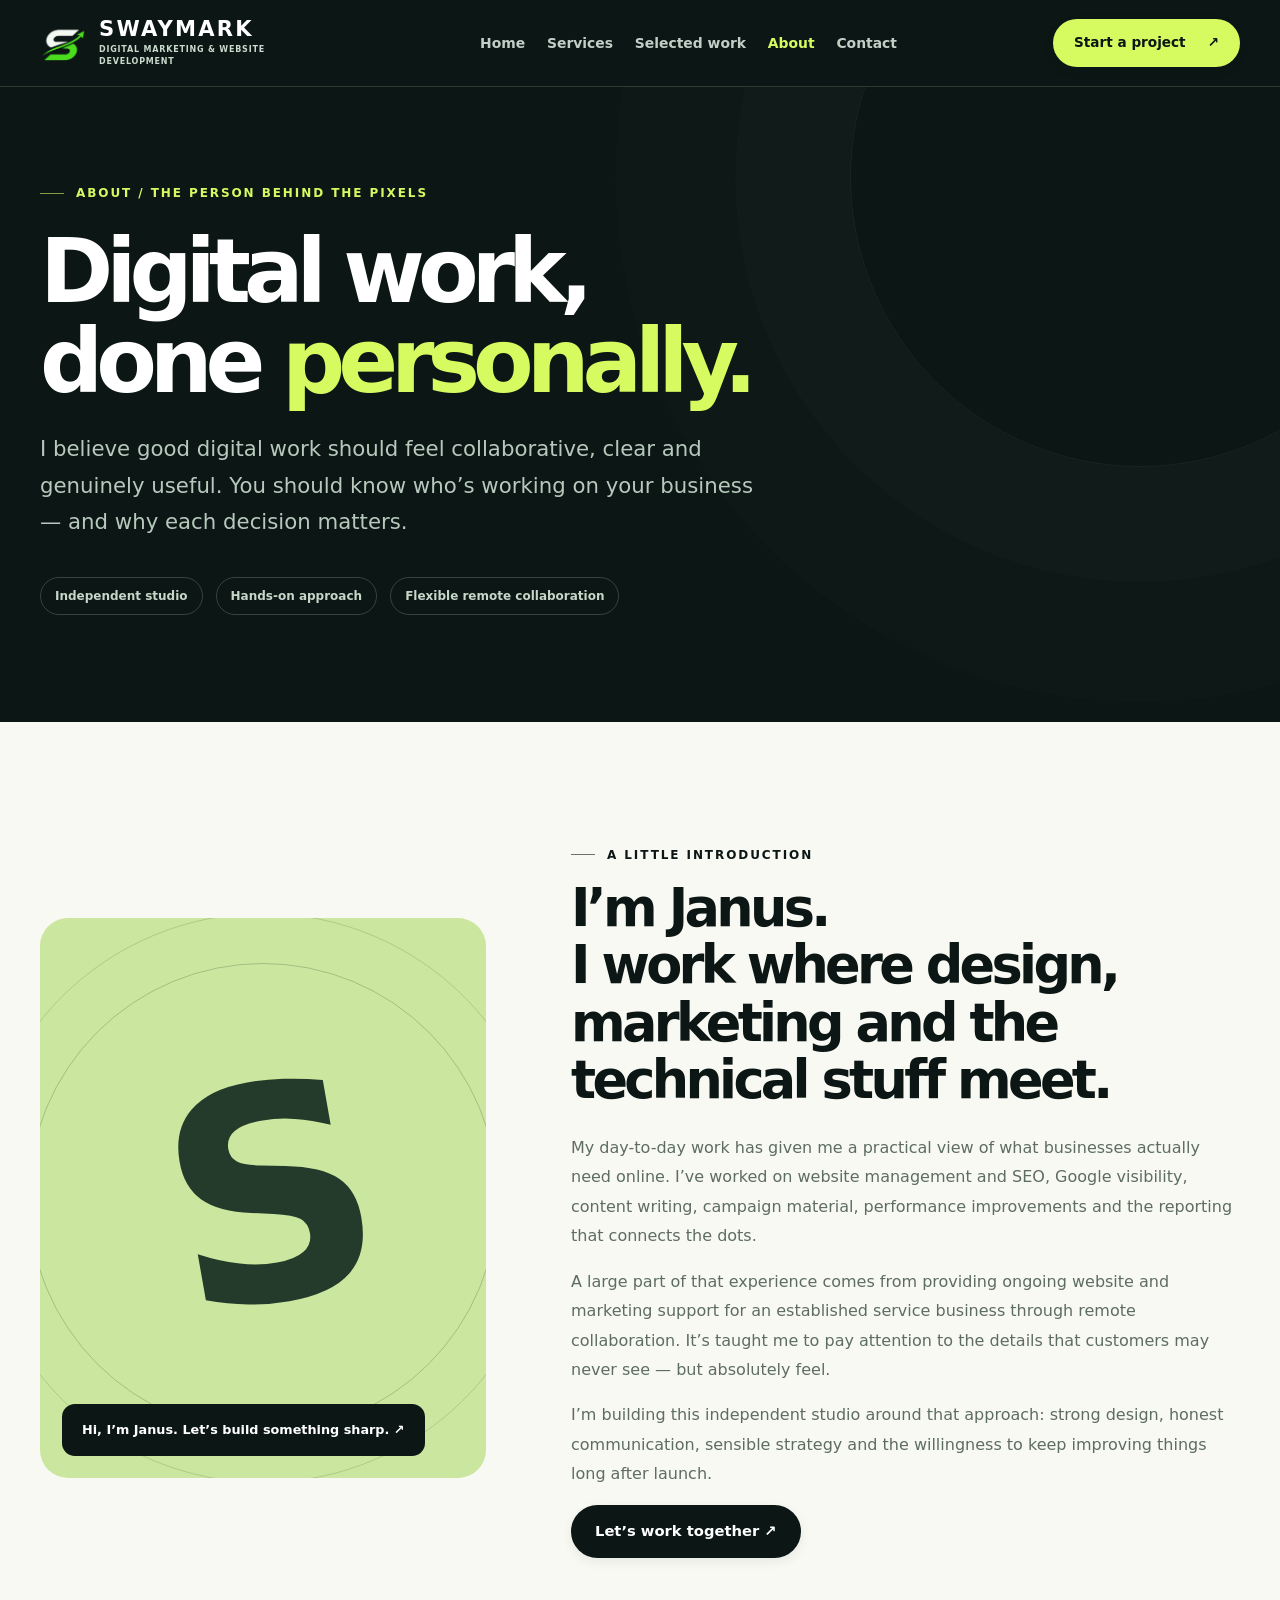
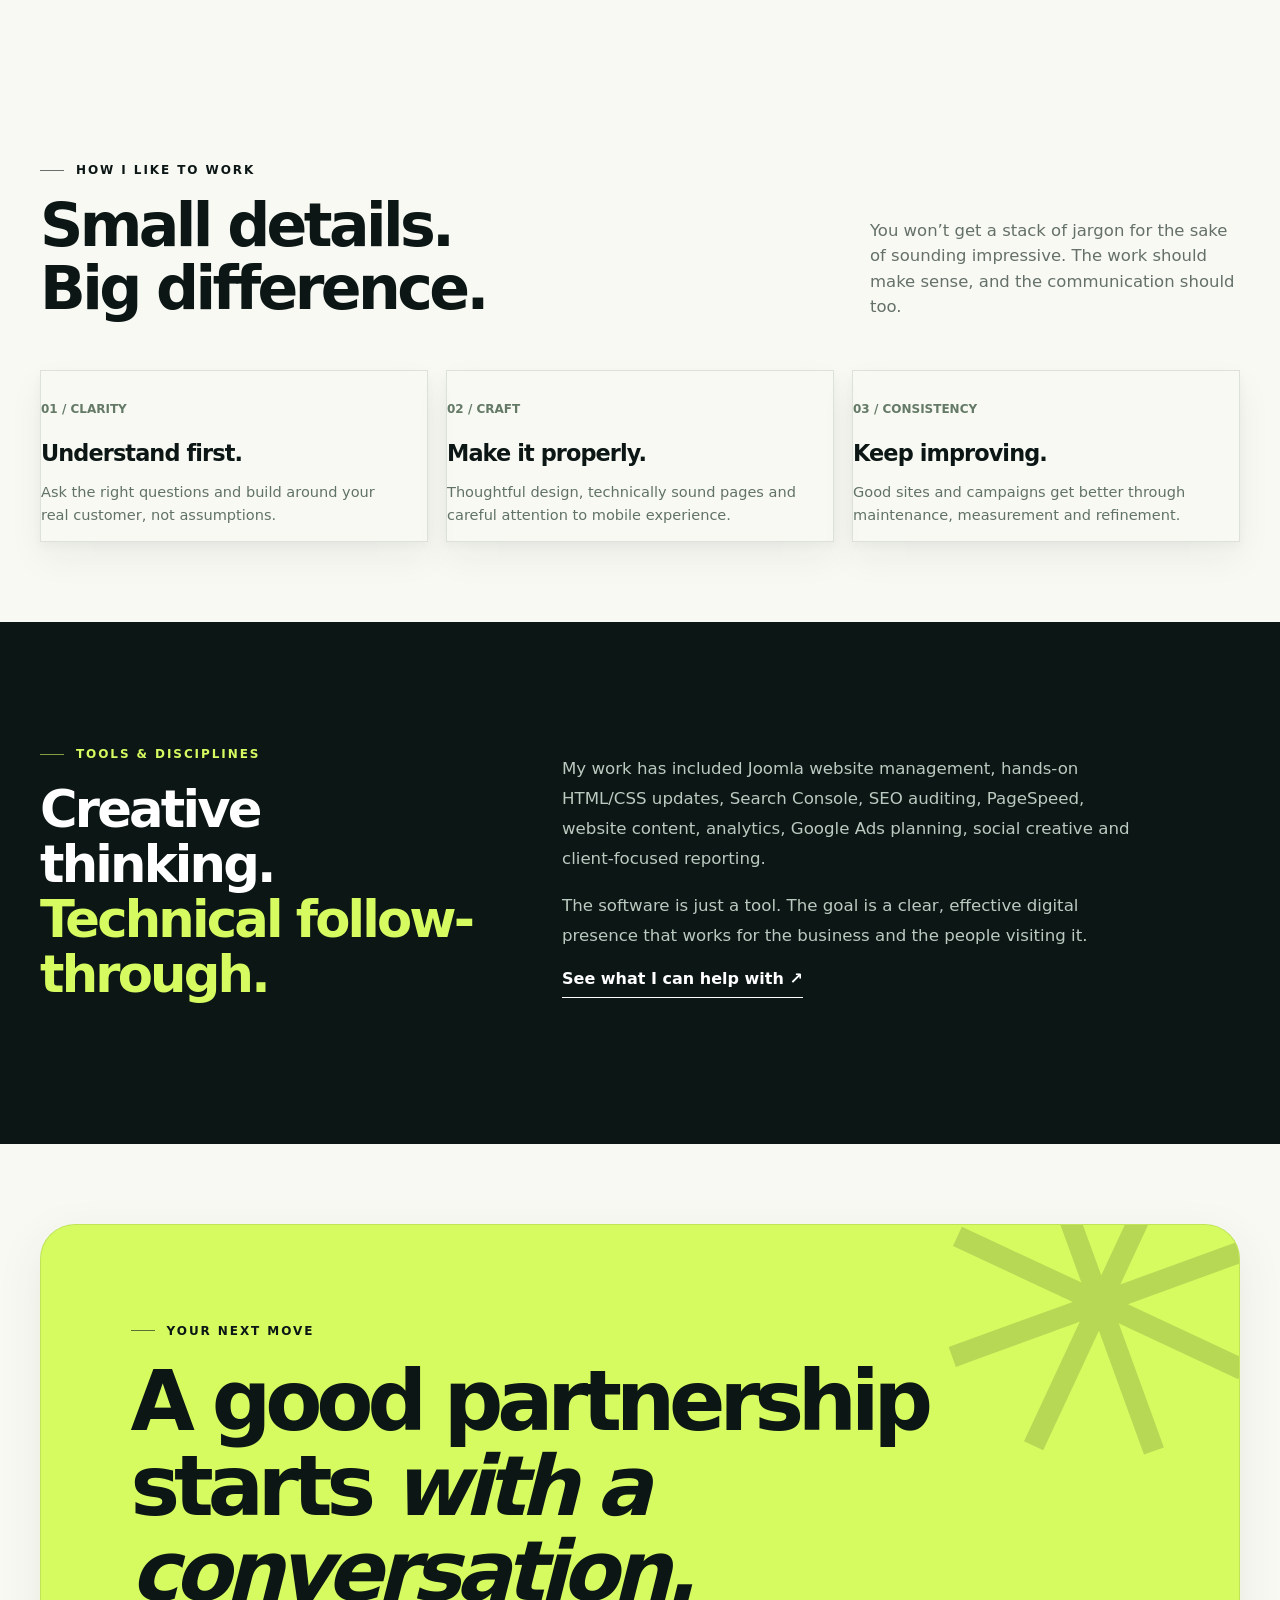
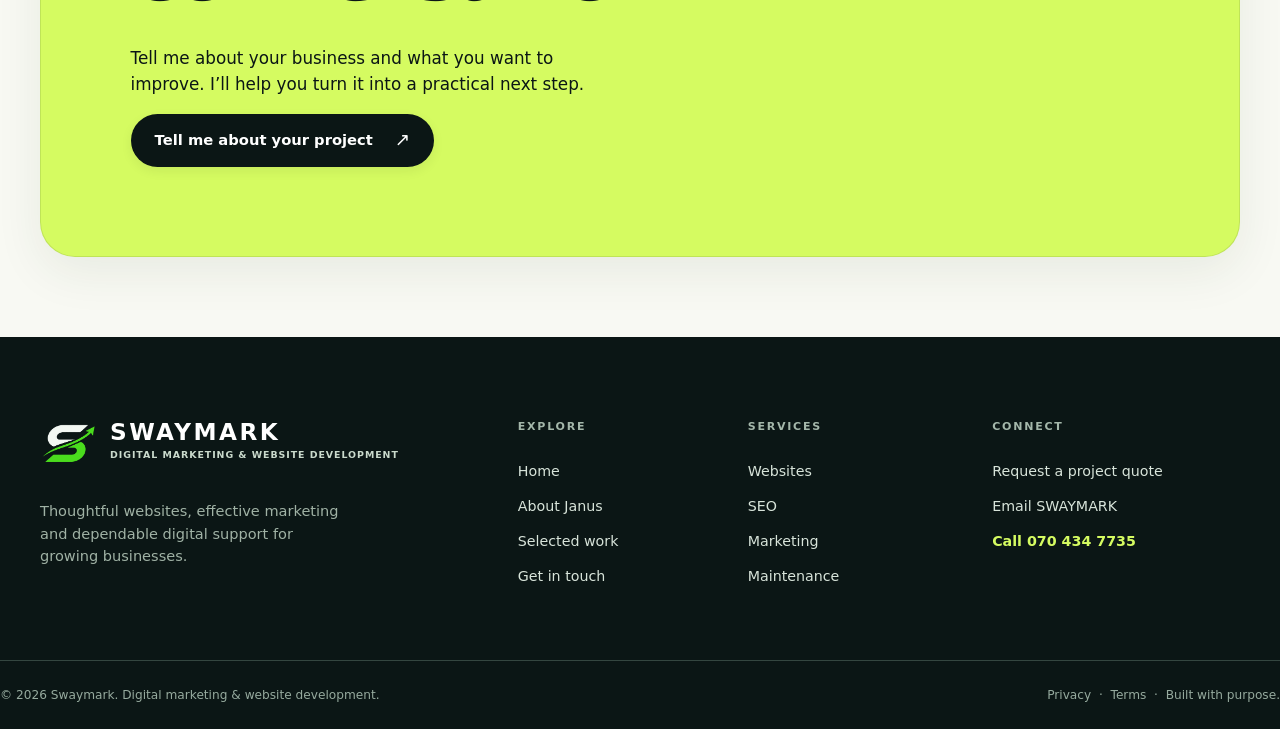
<file: about.html>
<!doctype html><html lang="en"><head>
<meta charset="utf-8"><meta name="viewport" content="width=device-width, initial-scale=1">
<meta name="theme-color" content="#0b1615"><meta name="color-scheme" content="light">
<title>About Janus | Digital Marketing &amp; Website Specialist</title><meta name="description" content="Meet Janus, an independent website and marketing specialist with hands-on experience in website management, SEO, creative content and digital operations.">
<meta name="robots" content="index,follow,max-image-preview:large">
<meta property="og:type" content="website">
<meta property="og:site_name" content="Swaymark"><meta property="og:title" content="About Janus | Digital Marketing &amp; Website Specialist">
<meta property="og:description" content="Meet Janus, an independent website and marketing specialist with hands-on experience in website management, SEO, creative content and digital operations.">
<meta name="twitter:title" content="About Janus | Digital Marketing &amp; Website Specialist">
<meta name="twitter:description" content="Meet Janus, an independent website and marketing specialist with hands-on experience in website management, SEO, creative content and digital operations.">
<link rel="icon" type="image/png" sizes="64x64" href="assets/favicon.png"><link rel="stylesheet" href="assets/styles.css">
<link rel="canonical" href="https://swaymark.pages.dev/about">
<meta property="og:url" content="https://swaymark.pages.dev/about">
<meta property="og:image" content="https://swaymark.pages.dev/assets/og-cover.png">
<meta property="og:image:width" content="1200"><meta property="og:image:height" content="630">
<meta property="og:image:alt" content="SWAYMARK digital marketing and website development">
<meta name="twitter:image" content="https://swaymark.pages.dev/assets/og-cover.png">
<meta name="twitter:card" content="summary_large_image">
<script type="application/ld+json">{"@context":"https://schema.org","@graph":[{"@type":"Organization","@id":"https://swaymark.pages.dev/#organization","name":"SWAYMARK","url":"https://swaymark.pages.dev/","email":"swaymark.studio@gmail.com","founder":{"@type":"Person","name":"Janus Oosthuizen"},"logo":"https://swaymark.pages.dev/assets/logo-mark.webp","description":"Website development, SEO, digital marketing and website support for businesses.","telephone":"070 434 7735"},{"@type":"WebSite","@id":"https://swaymark.pages.dev/#website","url":"https://swaymark.pages.dev/","name":"SWAYMARK","publisher":{"@id":"https://swaymark.pages.dev/#organization"}},{"@type":"WebPage","@id":"https://swaymark.pages.dev/about#webpage","url":"https://swaymark.pages.dev/about","name":"About Janus | Digital Marketing & Website Specialist","isPartOf":{"@id":"https://swaymark.pages.dev/#website"},"about":{"@id":"https://swaymark.pages.dev/#organization"},"description":"Meet Janus, an independent website and marketing specialist with hands-on experience in website management, SEO, creative content and digital operations."}]}</script>
</head><body><a class="skip-link" href="#main">Skip to main content</a>
<header class="site-header"><div class="container header-wrap">
  <a class="brand" href="/" aria-label="Swaymark home"><img class="brand-logo" src="assets/logo-mark.webp" width="47" height="47" alt=""><span class="brand-copy"><span class="brand-title">SWAYMARK</span><span class="brand-caption">DIGITAL MARKETING &amp; WEBSITE DEVELOPMENT</span></span></a>
  <nav aria-label="Main navigation"><ul class="nav-list" id="main-navigation" data-nav-list><li><a href="/">Home</a></li><li><a href="/services">Services</a></li><li><a href="/work">Selected work</a></li><li><a href="/about" aria-current="page">About</a></li><li><a href="/contact">Contact</a></li></ul></nav>
  <div class="nav-actions"><a class="btn header-cta" href="/contact">Start a project <span aria-hidden="true">↗</span></a><button class="menu-button" data-menu-toggle aria-label="Open navigation" aria-controls="main-navigation" aria-expanded="false"><span></span><span></span><span></span></button></div>
</div></header><main id="main"><section class="page-hero"><div class="container"><div class="page-hero-inner"><span class="eyebrow">About / The person behind the pixels</span><h1>Digital work, done <span class="accent">personally.</span></h1><p>I believe good digital work should feel collaborative, clear and genuinely useful. You should know who’s working on your business — and why each decision matters.</p><div class="page-subline"><span>Independent studio</span><span>Hands-on approach</span><span>Flexible remote collaboration</span></div></div></div></section><section class="section"><div class="container"><div class="about-layout"><div class="profile-art" role="img" aria-label="Stylised S monogram for Swaymark"><span aria-hidden="true">S</span><div class="profile-art-tag">Hi, I’m Janus. Let’s build something sharp. ↗</div></div>
<div><span class="eyebrow">A little introduction</span><h2>I’m Janus.<br>I work where design, marketing and the technical stuff meet.</h2><p>My day-to-day work has given me a practical view of what businesses actually need online. I’ve worked on website management and SEO, Google visibility, content writing, campaign material, performance improvements and the reporting that connects the dots.</p><p>A large part of that experience comes from providing ongoing website and marketing support for an established service business through remote collaboration. It’s taught me to pay attention to the details that customers may never see — but absolutely feel.</p><p>I’m building this independent studio around that approach: strong design, honest communication, sensible strategy and the willingness to keep improving things long after launch.</p><a class="btn btn-dark" href="/contact">Let’s work together ↗</a></div></div></div></section>
<section class="section-sm"><div class="container"><div class="section-head"><div><span class="eyebrow">How I like to work</span><h2>Small details.<br>Big difference.</h2></div><p>You won’t get a stack of jargon for the sake of sounding impressive. The work should make sense, and the communication should too.</p></div><div class="values-grid"><div class="value-card reveal"><span>01 / CLARITY</span><h3>Understand first.</h3><p>Ask the right questions and build around your real customer, not assumptions.</p></div><div class="value-card reveal"><span>02 / CRAFT</span><h3>Make it properly.</h3><p>Thoughtful design, technically sound pages and careful attention to mobile experience.</p></div><div class="value-card reveal"><span>03 / CONSISTENCY</span><h3>Keep improving.</h3><p>Good sites and campaigns get better through maintenance, measurement and refinement.</p></div></div></div></section>
<section class="section dark-section"><div class="container"><div class="band-head"><div><span class="eyebrow accent">Tools & disciplines</span><h2>Creative thinking.<br><span class="accent">Technical follow-through.</span></h2></div><div><p>My work has included Joomla website management, hands-on HTML/CSS updates, Search Console, SEO auditing, PageSpeed, website content, analytics, Google Ads planning, social creative and client-focused reporting.</p><p>The software is just a tool. The goal is a clear, effective digital presence that works for the business and the people visiting it.</p><a class="text-link" href="/services">See what I can help with ↗</a></div></div></div></section><section class="section-sm"><div class="container"><div class="cta-panel reveal"><span class="eyebrow">YOUR NEXT MOVE</span><h2>A good partnership starts <em>with a conversation.</em></h2><p>Tell me about your business and what you want to improve. I’ll help you turn it into a practical next step.</p><a class="btn btn-dark" href="/contact">Tell me about your project <span class="arrow" aria-hidden="true">↗</span></a></div></div></section></main><footer class="site-footer"><div class="container">
<div class="footer-main">
  <div class="footer-intro"><a class="brand" href="/" aria-label="Swaymark home"><img class="brand-logo footer-logo" src="assets/logo-mark.webp" width="58" height="58" alt=""><span class="brand-copy"><span class="brand-title">SWAYMARK</span><span class="brand-caption">DIGITAL MARKETING &amp; WEBSITE DEVELOPMENT</span></span></a><p>Thoughtful websites, effective marketing and dependable digital support for growing businesses.</p></div>
  <div><h3>Explore</h3><div class="footer-links"><a href="/">Home</a><a href="/about">About Janus</a><a href="/work">Selected work</a><a href="/contact">Get in touch</a></div></div>
  <div><h3>Services</h3><div class="footer-links"><a href="/services#web-design">Websites</a><a href="/services#seo">SEO</a><a href="/services#marketing">Marketing</a><a href="/services#maintenance">Maintenance</a></div></div>
  <div><h3>Connect</h3><div class="footer-links"><a href="/contact">Request a project quote</a><a href="mailto:swaymark.studio@gmail.com">Email SWAYMARK</a><a href="tel:0704347735" aria-label="Call SWAYMARK on 070 434 7735">Call 070 434 7735</a></div></div></div>
</div>
<div class="footer-bottom"><span>© <span data-year>2026</span> Swaymark. Digital marketing &amp; website development.</span><span><a href="/privacy">Privacy</a> &nbsp;·&nbsp; <a href="/terms">Terms</a> &nbsp;·&nbsp; Built with purpose.</span></div>
</div></footer><script src="assets/config.js" defer></script><script src="assets/script.js" defer></script></body></html>
</file>
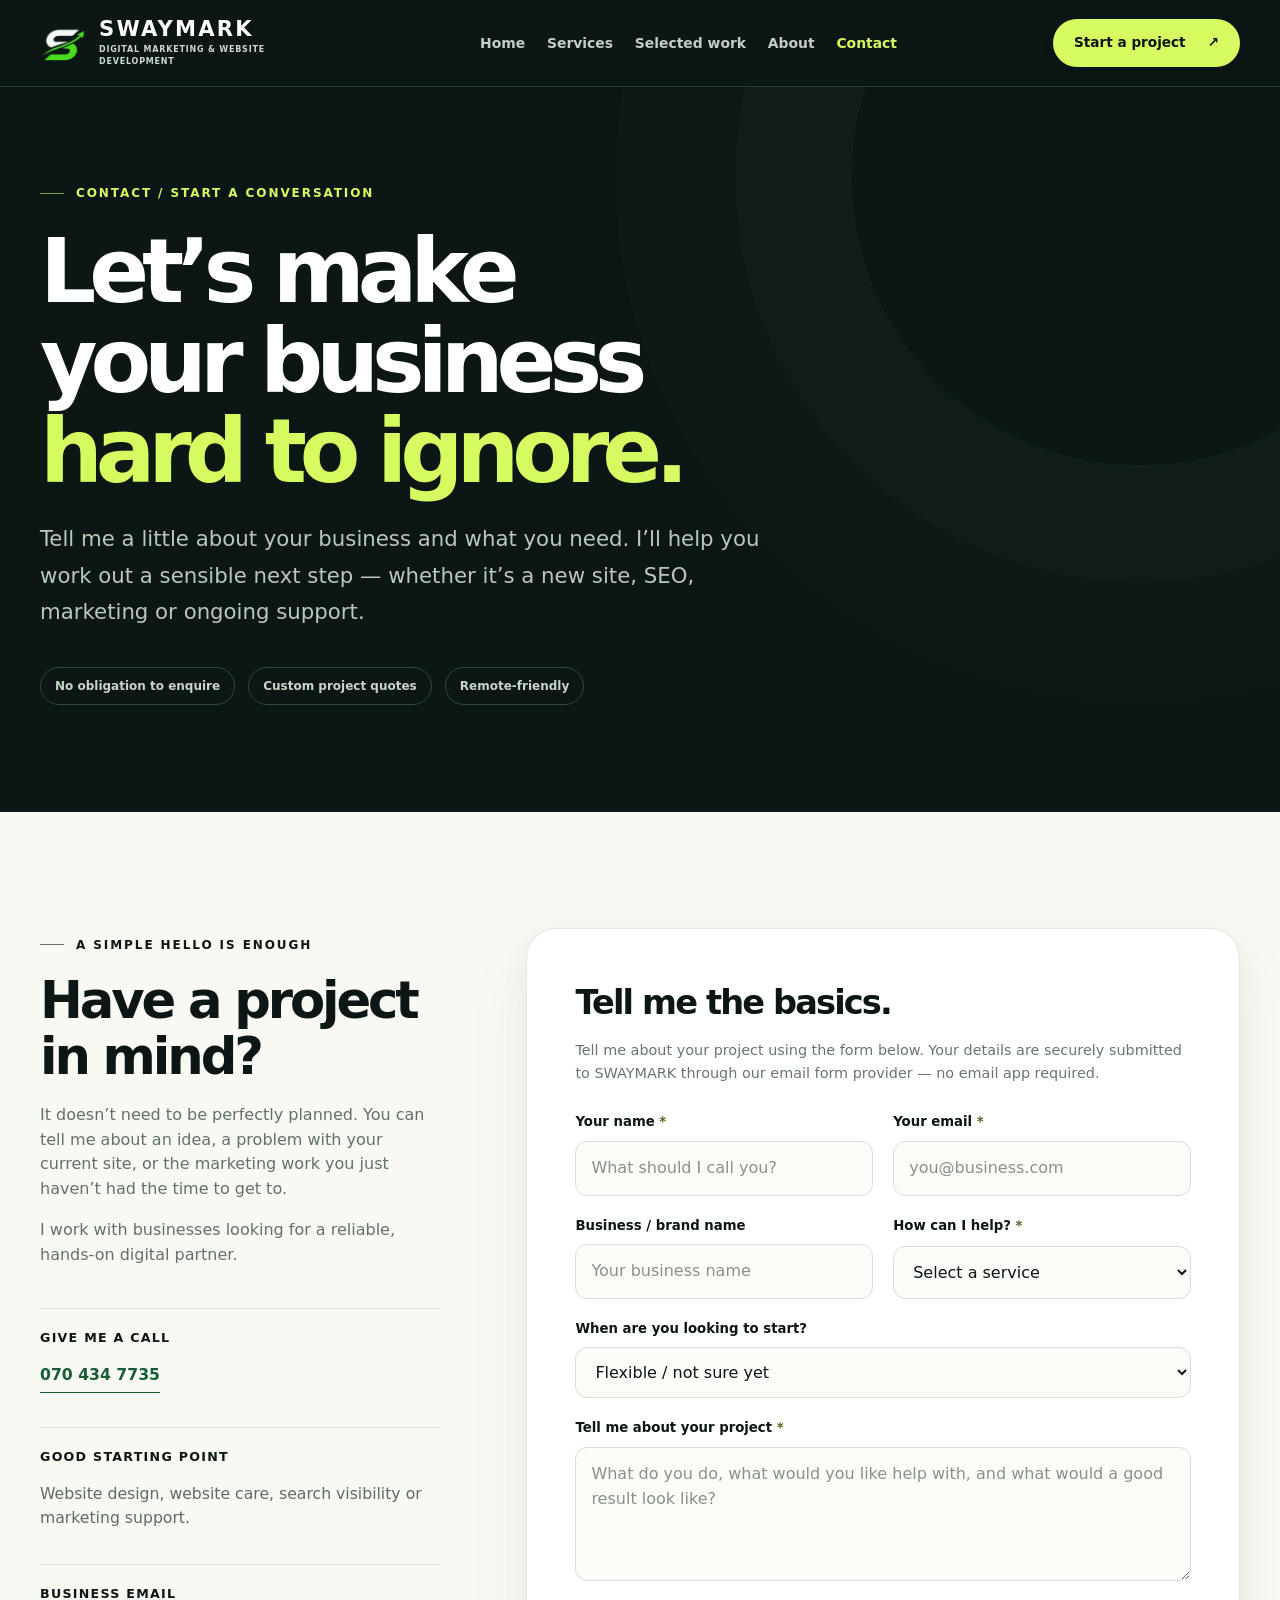
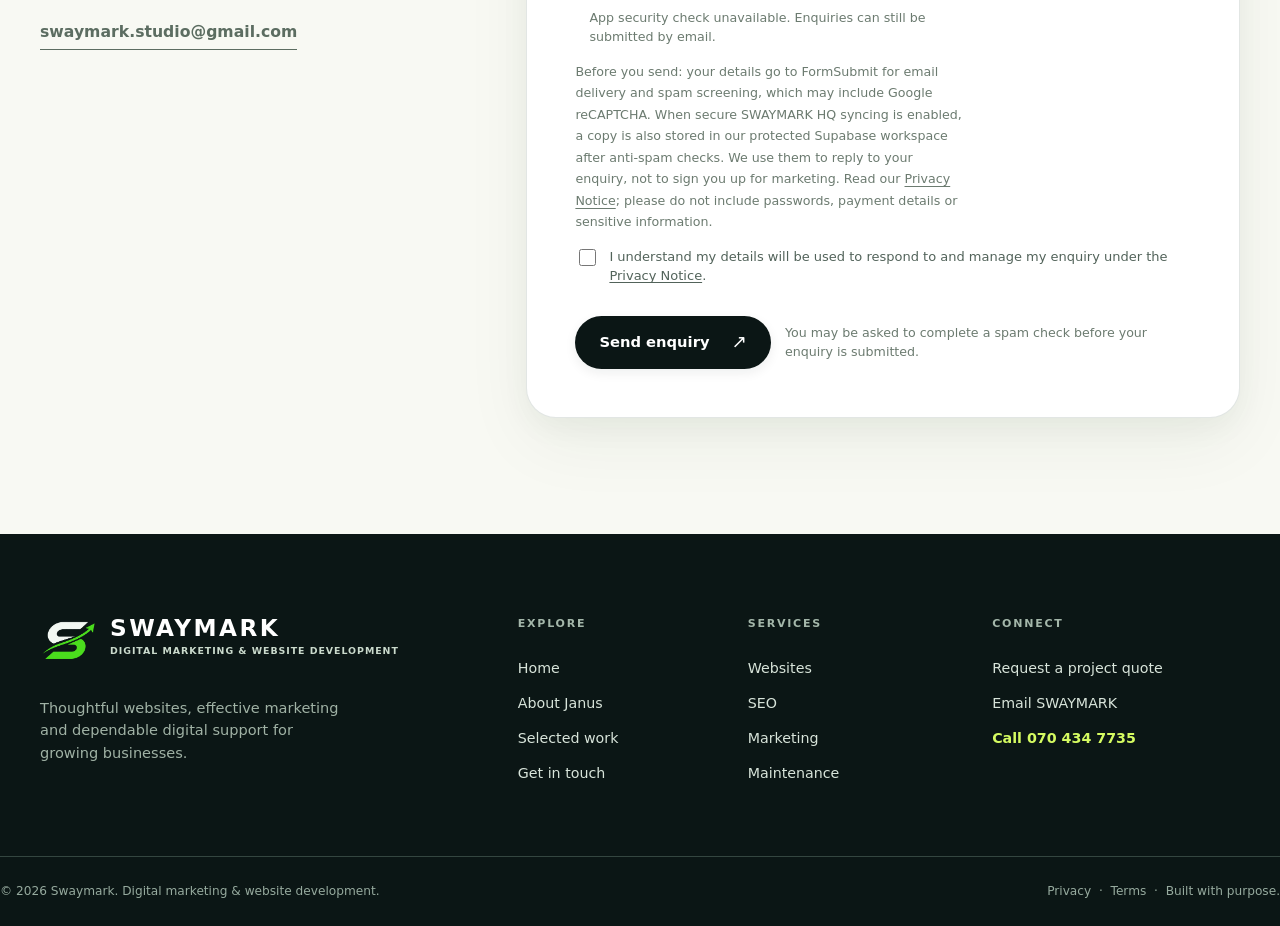
<file: contact.html>
<!doctype html><html lang="en"><head>
<meta charset="utf-8"><meta name="viewport" content="width=device-width, initial-scale=1">
<meta name="theme-color" content="#0b1615"><meta name="color-scheme" content="light">
<title>Contact Swaymark | Website &amp; Marketing Enquiries</title><meta name="description" content="Need a website, better SEO or marketing support? Contact SWAYMARK to discuss your project, from web design and content to ongoing website care.">
<meta name="robots" content="index,follow,max-image-preview:large">
<meta property="og:type" content="website">
<meta property="og:site_name" content="Swaymark"><meta property="og:title" content="Contact Swaymark | Website &amp; Marketing Enquiries">
<meta property="og:description" content="Need a website, better SEO or marketing support? Contact SWAYMARK to discuss your project, from web design and content to ongoing website care.">
<meta name="twitter:title" content="Contact Swaymark | Website &amp; Marketing Enquiries">
<meta name="twitter:description" content="Need a website, better SEO or marketing support? Contact SWAYMARK to discuss your project, from web design and content to ongoing website care.">
<link rel="icon" type="image/png" sizes="64x64" href="assets/favicon.png"><link rel="stylesheet" href="assets/styles.css">
<link rel="canonical" href="https://swaymark.pages.dev/contact">
<meta property="og:url" content="https://swaymark.pages.dev/contact">
<meta property="og:image" content="https://swaymark.pages.dev/assets/og-cover.png">
<meta property="og:image:width" content="1200"><meta property="og:image:height" content="630">
<meta property="og:image:alt" content="SWAYMARK digital marketing and website development">
<meta name="twitter:image" content="https://swaymark.pages.dev/assets/og-cover.png">
<meta name="twitter:card" content="summary_large_image">
<script type="application/ld+json">{"@context":"https://schema.org","@graph":[{"@type":"Organization","@id":"https://swaymark.pages.dev/#organization","name":"SWAYMARK","url":"https://swaymark.pages.dev/","email":"swaymark.studio@gmail.com","founder":{"@type":"Person","name":"Janus Oosthuizen"},"logo":"https://swaymark.pages.dev/assets/logo-mark.webp","description":"Website development, SEO, digital marketing and website support for businesses.","telephone":"070 434 7735"},{"@type":"WebSite","@id":"https://swaymark.pages.dev/#website","url":"https://swaymark.pages.dev/","name":"SWAYMARK","publisher":{"@id":"https://swaymark.pages.dev/#organization"}},{"@type":"WebPage","@id":"https://swaymark.pages.dev/contact#webpage","url":"https://swaymark.pages.dev/contact","name":"Contact Swaymark | Website & Marketing Enquiries","isPartOf":{"@id":"https://swaymark.pages.dev/#website"},"about":{"@id":"https://swaymark.pages.dev/#organization"},"description":"Need a website, better SEO or marketing support? Contact SWAYMARK to discuss your project, from web design and content to ongoing website care."}]}</script>
</head><body><a class="skip-link" href="#main">Skip to main content</a>
<header class="site-header"><div class="container header-wrap">
  <a class="brand" href="/" aria-label="Swaymark home"><img class="brand-logo" src="assets/logo-mark.webp" width="47" height="47" alt=""><span class="brand-copy"><span class="brand-title">SWAYMARK</span><span class="brand-caption">DIGITAL MARKETING &amp; WEBSITE DEVELOPMENT</span></span></a>
  <nav aria-label="Main navigation"><ul class="nav-list" id="main-navigation" data-nav-list><li><a href="/">Home</a></li><li><a href="/services">Services</a></li><li><a href="/work">Selected work</a></li><li><a href="/about">About</a></li><li><a href="/contact" aria-current="page">Contact</a></li></ul></nav>
  <div class="nav-actions"><a class="btn header-cta" href="/contact">Start a project <span aria-hidden="true">↗</span></a><button class="menu-button" data-menu-toggle aria-label="Open navigation" aria-controls="main-navigation" aria-expanded="false"><span></span><span></span><span></span></button></div>
</div></header><main id="main"><section class="page-hero"><div class="container"><div class="page-hero-inner"><span class="eyebrow">Contact / Start a conversation</span><h1>Let’s make your business <span class="accent">hard to ignore.</span></h1><p>Tell me a little about your business and what you need. I’ll help you work out a sensible next step — whether it’s a new site, SEO, marketing or ongoing support.</p><div class="page-subline"><span>No obligation to enquire</span><span>Custom project quotes</span><span>Remote-friendly</span></div></div></div></section><section class="section"><div class="container"><div class="contact-layout"><div class="contact-intro"><span class="eyebrow">A simple hello is enough</span><h2>Have a project in mind?</h2><p>It doesn’t need to be perfectly planned. You can tell me about an idea, a problem with your current site, or the marketing work you just haven’t had the time to get to.</p><p>I work with businesses looking for a reliable, hands-on digital partner.</p><div class="contact-points"><div class="contact-point"><strong>Give me a call</strong><p><a class="text-link" href="tel:0704347735" aria-label="Call SWAYMARK on 070 434 7735">070 434 7735</a></p></div><div class="contact-point"><strong>Good starting point</strong><p>Website design, website care, search visibility or marketing support.</p></div><div class="contact-point"><strong>Business email</strong><p><a class="text-link" href="mailto:swaymark.studio@gmail.com">swaymark.studio@gmail.com</a></p></div></div></div>
<div class="contact-panel"><h2>Tell me the basics.</h2><p>Tell me about your project using the form below. Your details are securely submitted to SWAYMARK through our email form provider — no email app required.</p><form data-enquiry-form action="https://formsubmit.co/swaymark.studio@gmail.com" method="POST" accept-charset="UTF-8">
 <input type="hidden" name="_subject" value="New SWAYMARK website enquiry">
 <input type="hidden" name="_next" value="https://swaymark.pages.dev/thanks">
 <input type="hidden" name="_template" value="table">
 <input type="hidden" name="_url" value="https://swaymark.pages.dev/contact">
 <div class="form-hp" aria-hidden="true"><label for="contact-website">Leave this field empty</label><input type="text" id="contact-website" name="_honey" tabindex="-1" autocomplete="off"></div><div class="form-grid">
<div class="field"><label for="name">Your name <span class="req">*</span></label><input id="name" name="name" autocomplete="name" required maxlength="120" placeholder="What should I call you?"></div>
<div class="field"><label for="email">Your email <span class="req">*</span></label><input type="email" id="email" name="email" autocomplete="email" required maxlength="180" placeholder="you@business.com"></div>
<div class="field"><label for="business">Business / brand name</label><input id="business" name="business" maxlength="140" autocomplete="organization" placeholder="Your business name"></div>
<div class="field"><label for="service">How can I help? <span class="req">*</span></label><select id="service" name="service" required><option value="" selected disabled>Select a service</option><option>New website</option><option>Website redesign</option><option>Website maintenance</option><option>SEO & Google visibility</option><option>Digital marketing</option><option>Social media & content</option><option>Performance & analytics</option><option>A mix of services</option><option>Something else</option></select></div>
<div class="field full"><label for="timeframe">When are you looking to start?</label><select id="timeframe" name="timeframe"><option value="" selected>Flexible / not sure yet</option><option>As soon as possible</option><option>Within the next month</option><option>Within the next few months</option><option>Just exploring</option></select></div>
<div class="field full"><label for="message">Tell me about your project <span class="req">*</span></label><textarea id="message" name="message" required minlength="10" maxlength="2000" placeholder="What do you do, what would you like help with, and what would a good result look like?"></textarea></div>
</div><div class="form-actions"><p class="form-privacy-note">Before you send: your details go to FormSubmit for email delivery and spam screening, which may include Google reCAPTCHA. When secure SWAYMARK HQ syncing is enabled, a copy is also stored in our protected Supabase workspace after anti-spam checks. We use them to reply to your enquiry, not to sign you up for marketing. Read our <a href="/privacy">Privacy Notice</a>; please do not include passwords, payment details or sensitive information.</p><label class="sw-form-ack"><input type="checkbox" name="privacy_ack" required><span>I understand my details will be used to respond to and manage my enquiry under the <a href="/privacy">Privacy Notice</a>.</span></label><button type="submit" class="btn btn-dark">Send enquiry <span class="arrow" aria-hidden="true">↗</span></button><p>You may be asked to complete a spam check before your enquiry is submitted.</p></div></form>
</div></div></div></section></main><footer class="site-footer"><div class="container">
<div class="footer-main">
  <div class="footer-intro"><a class="brand" href="/" aria-label="Swaymark home"><img class="brand-logo footer-logo" src="assets/logo-mark.webp" width="58" height="58" alt=""><span class="brand-copy"><span class="brand-title">SWAYMARK</span><span class="brand-caption">DIGITAL MARKETING &amp; WEBSITE DEVELOPMENT</span></span></a><p>Thoughtful websites, effective marketing and dependable digital support for growing businesses.</p></div>
  <div><h3>Explore</h3><div class="footer-links"><a href="/">Home</a><a href="/about">About Janus</a><a href="/work">Selected work</a><a href="/contact">Get in touch</a></div></div>
  <div><h3>Services</h3><div class="footer-links"><a href="/services#web-design">Websites</a><a href="/services#seo">SEO</a><a href="/services#marketing">Marketing</a><a href="/services#maintenance">Maintenance</a></div></div>
  <div><h3>Connect</h3><div class="footer-links"><a href="/contact">Request a project quote</a><a href="mailto:swaymark.studio@gmail.com">Email SWAYMARK</a><a href="tel:0704347735" aria-label="Call SWAYMARK on 070 434 7735">Call 070 434 7735</a></div></div></div>
</div>
<div class="footer-bottom"><span>© <span data-year>2026</span> Swaymark. Digital marketing &amp; website development.</span><span><a href="/privacy">Privacy</a> &nbsp;·&nbsp; <a href="/terms">Terms</a> &nbsp;·&nbsp; Built with purpose.</span></div>
</div></footer><script src="assets/config.js" defer></script><script src="assets/enquiry-sync.js" defer></script><script src="assets/script.js" defer></script></body></html>
</file>
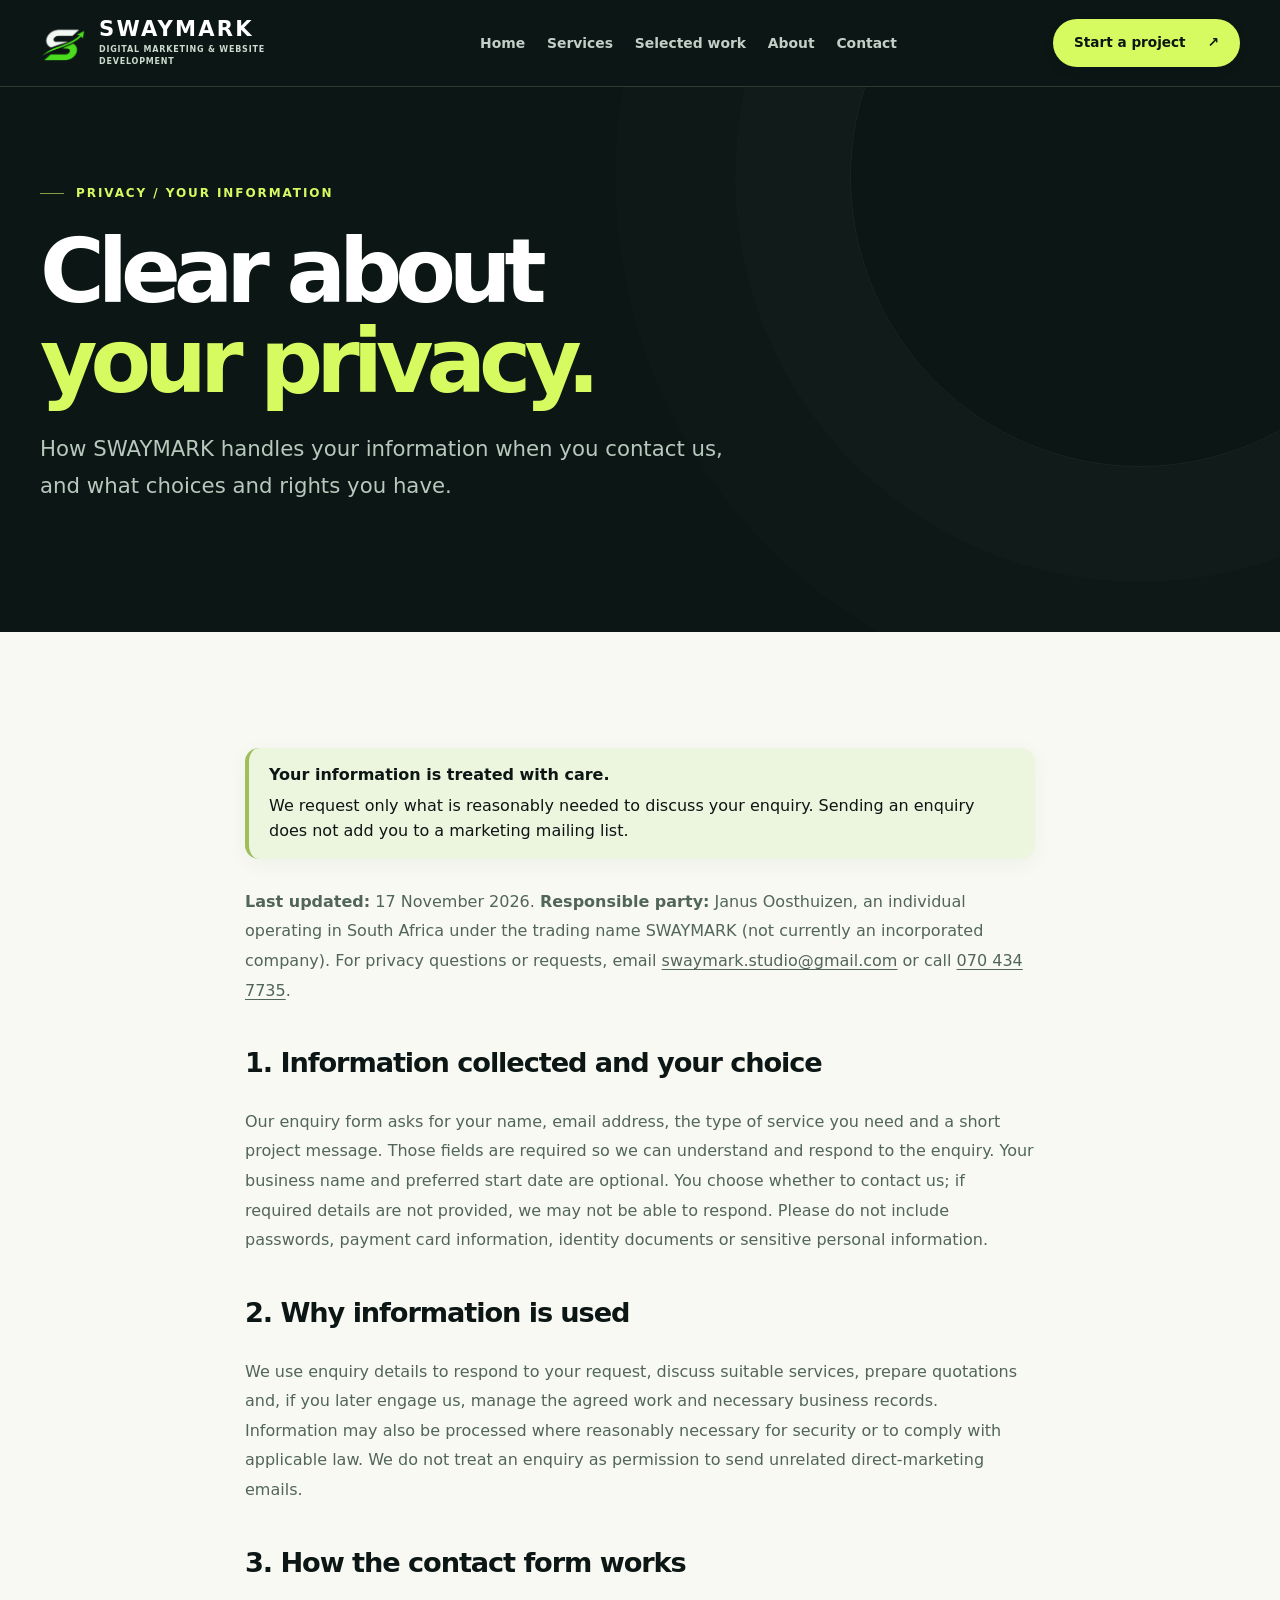
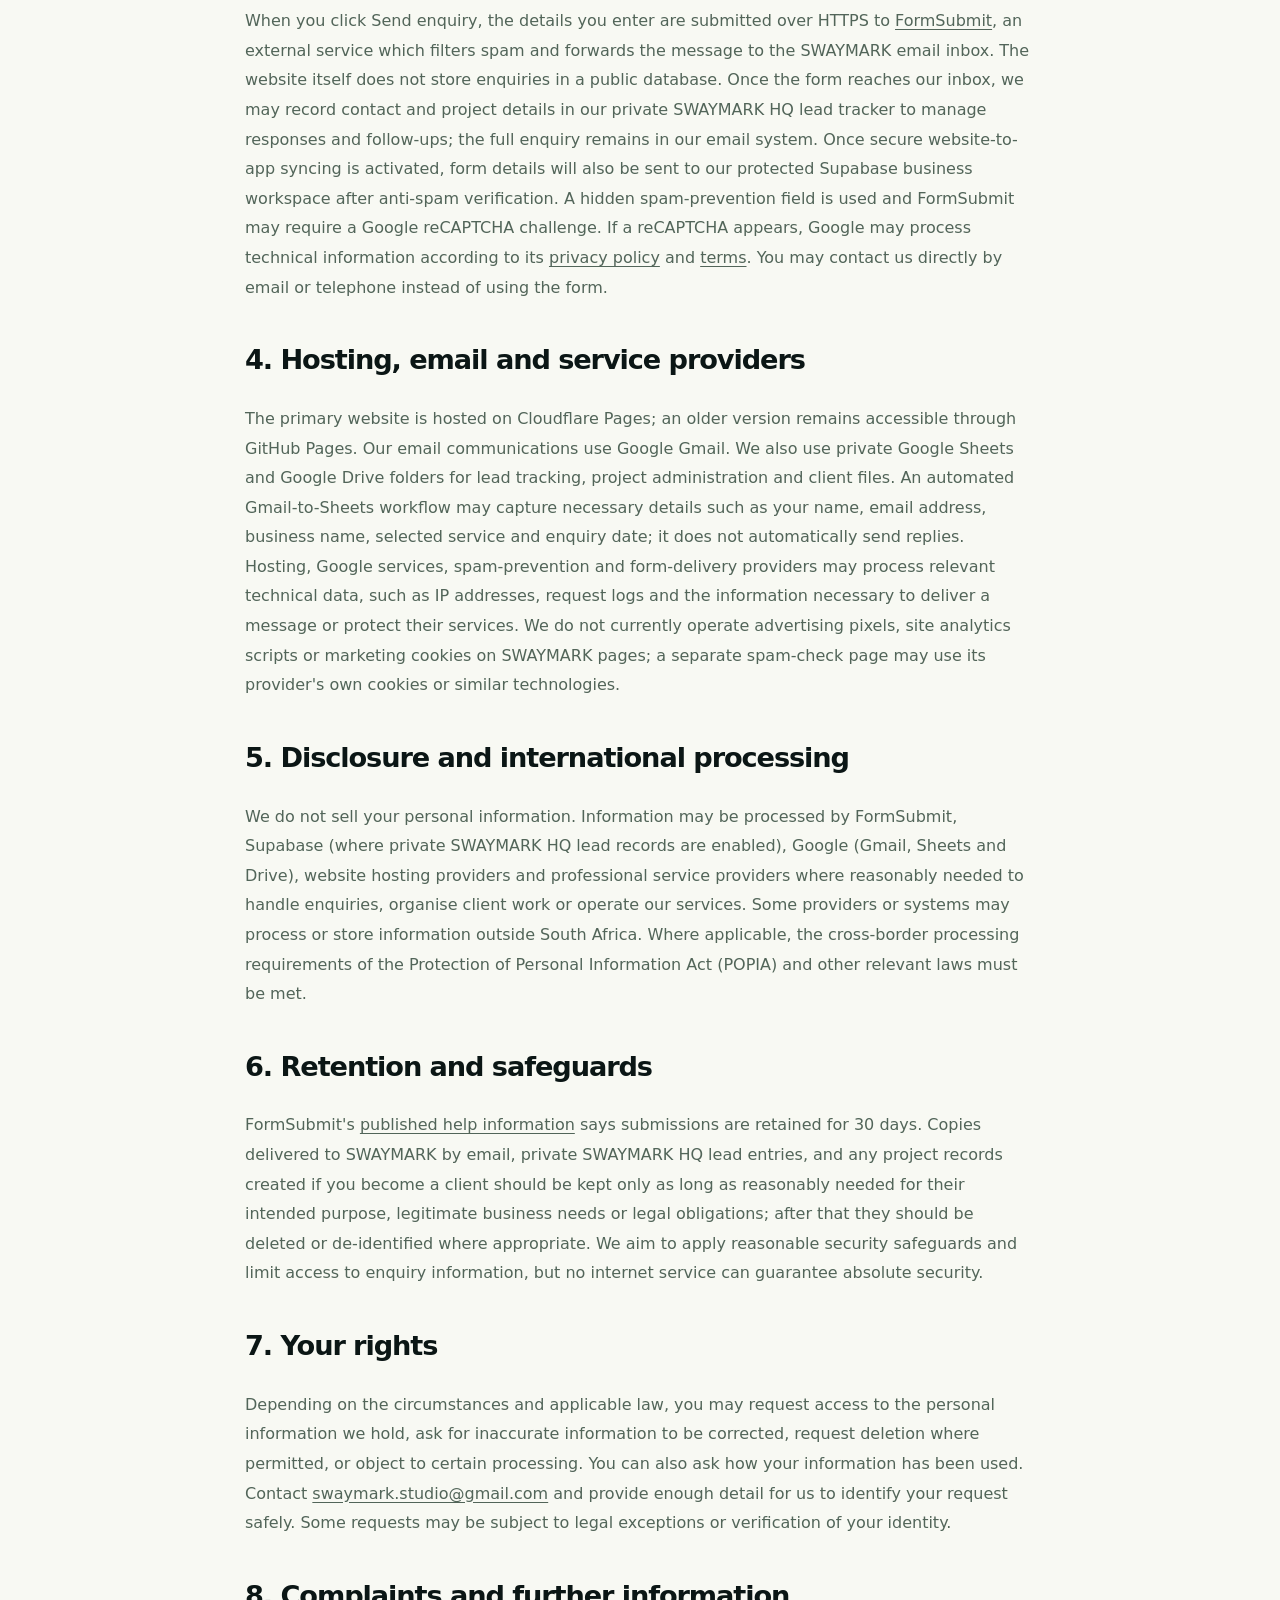
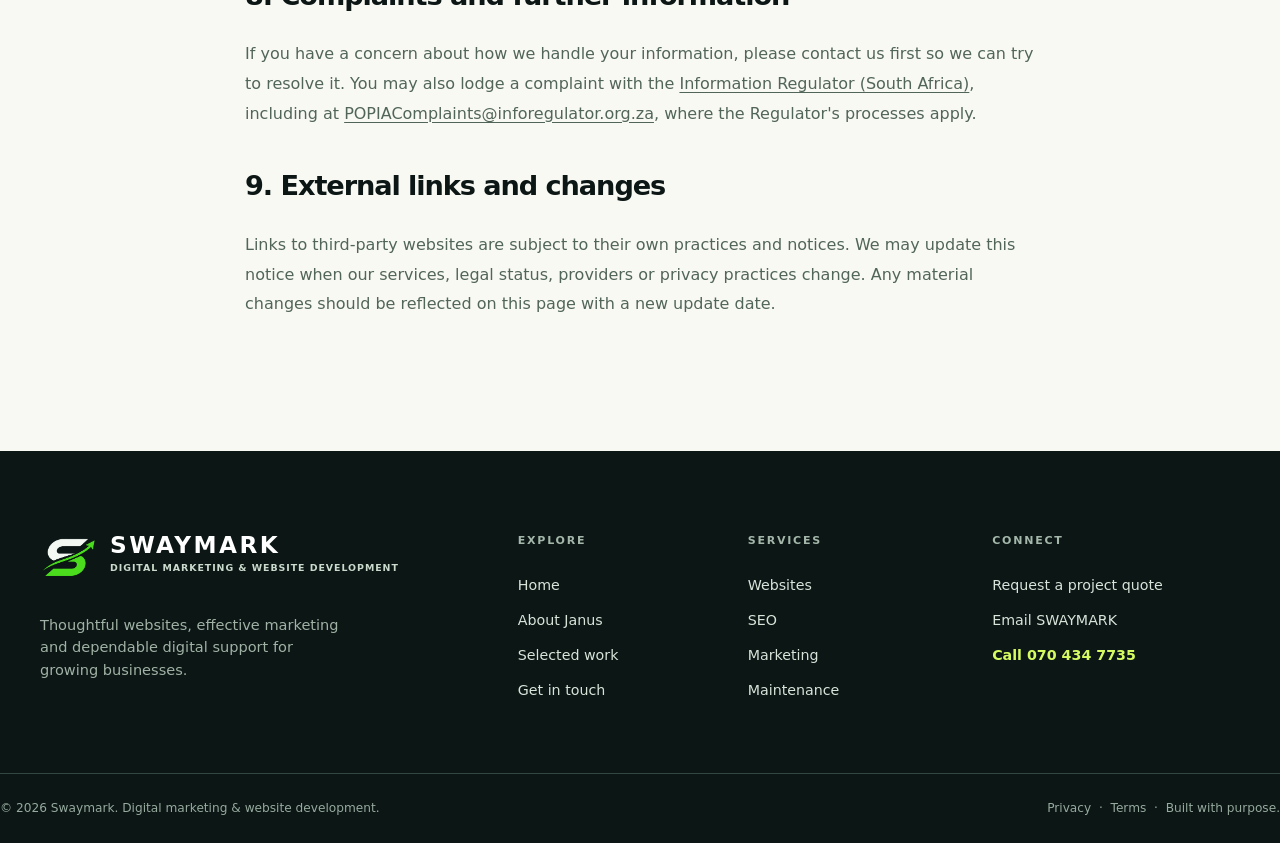
<file: privacy.html>
<!doctype html><html lang="en"><head>
<meta charset="utf-8"><meta name="viewport" content="width=device-width, initial-scale=1">
<meta name="theme-color" content="#0b1615"><meta name="color-scheme" content="light">
<title>Privacy Notice | Swaymark</title><meta name="description" content="How SWAYMARK handles personal information under POPIA, including enquiries, FormSubmit, website hosting, retention and your privacy rights.">
<meta name="robots" content="index,follow,max-image-preview:large">
<meta property="og:type" content="website">
<meta property="og:site_name" content="Swaymark"><meta property="og:title" content="Privacy Notice | Swaymark">
<meta property="og:description" content="How SWAYMARK handles personal information under POPIA, including enquiries, FormSubmit, website hosting, retention and your privacy rights.">
<meta name="twitter:title" content="Privacy Notice | Swaymark">
<meta name="twitter:description" content="How SWAYMARK handles personal information under POPIA, including enquiries, FormSubmit, website hosting, retention and your privacy rights.">
<link rel="icon" type="image/png" sizes="64x64" href="assets/favicon.png"><link rel="stylesheet" href="assets/styles.css">
<link rel="canonical" href="https://swaymark.pages.dev/privacy">
<meta property="og:url" content="https://swaymark.pages.dev/privacy">
<meta property="og:image" content="https://swaymark.pages.dev/assets/og-cover.png">
<meta property="og:image:width" content="1200"><meta property="og:image:height" content="630">
<meta property="og:image:alt" content="SWAYMARK digital marketing and website development">
<meta name="twitter:image" content="https://swaymark.pages.dev/assets/og-cover.png">
<meta name="twitter:card" content="summary_large_image">
<script type="application/ld+json">{"@context":"https://schema.org","@graph":[{"@type":"Organization","@id":"https://swaymark.pages.dev/#organization","name":"SWAYMARK","url":"https://swaymark.pages.dev/","email":"swaymark.studio@gmail.com","founder":{"@type":"Person","name":"Janus Oosthuizen"},"logo":"https://swaymark.pages.dev/assets/logo-mark.webp","description":"Website development, SEO, digital marketing and website support for businesses.","telephone":"070 434 7735"},{"@type":"WebSite","@id":"https://swaymark.pages.dev/#website","url":"https://swaymark.pages.dev/","name":"SWAYMARK","publisher":{"@id":"https://swaymark.pages.dev/#organization"}},{"@type":"WebPage","@id":"https://swaymark.pages.dev/privacy#webpage","url":"https://swaymark.pages.dev/privacy","name":"Privacy Notice | Swaymark","isPartOf":{"@id":"https://swaymark.pages.dev/#website"},"about":{"@id":"https://swaymark.pages.dev/#organization"},"description":"How SWAYMARK handles personal information under POPIA, including enquiries, FormSubmit, website hosting, retention and your privacy rights."}]}</script>
</head><body><a class="skip-link" href="#main">Skip to main content</a>
<header class="site-header"><div class="container header-wrap">
  <a class="brand" href="/" aria-label="Swaymark home"><img class="brand-logo" src="assets/logo-mark.webp" width="47" height="47" alt=""><span class="brand-copy"><span class="brand-title">SWAYMARK</span><span class="brand-caption">DIGITAL MARKETING &amp; WEBSITE DEVELOPMENT</span></span></a>
  <nav aria-label="Main navigation"><ul class="nav-list" id="main-navigation" data-nav-list><li><a href="/">Home</a></li><li><a href="/services">Services</a></li><li><a href="/work">Selected work</a></li><li><a href="/about">About</a></li><li><a href="/contact">Contact</a></li></ul></nav>
  <div class="nav-actions"><a class="btn header-cta" href="/contact">Start a project <span aria-hidden="true">↗</span></a><button class="menu-button" data-menu-toggle aria-label="Open navigation" aria-controls="main-navigation" aria-expanded="false"><span></span><span></span><span></span></button></div>
</div></header><main id="main"><section class="page-hero"><div class="container"><div class="page-hero-inner"><span class="eyebrow">Privacy / Your information</span><h1>Clear about <span class="accent">your privacy.</span></h1><p>How SWAYMARK handles your information when you contact us, and what choices and rights you have.</p></div></div></section><section class="section"><div class="container legal"><div class="notice"><strong>Your information is treated with care.</strong>We request only what is reasonably needed to discuss your enquiry. Sending an enquiry does not add you to a marketing mailing list.</div>
<p><strong>Last updated:</strong> 17 November 2026. <strong>Responsible party:</strong> Janus Oosthuizen, an individual operating in South Africa under the trading name SWAYMARK (not currently an incorporated company). For privacy questions or requests, email <a href="mailto:swaymark.studio@gmail.com">swaymark.studio@gmail.com</a> or call <a href="tel:0704347735">070 434 7735</a>.</p>
<h2>1. Information collected and your choice</h2><p>Our enquiry form asks for your name, email address, the type of service you need and a short project message. Those fields are required so we can understand and respond to the enquiry. Your business name and preferred start date are optional. You choose whether to contact us; if required details are not provided, we may not be able to respond. Please do not include passwords, payment card information, identity documents or sensitive personal information.</p>
<h2>2. Why information is used</h2><p>We use enquiry details to respond to your request, discuss suitable services, prepare quotations and, if you later engage us, manage the agreed work and necessary business records. Information may also be processed where reasonably necessary for security or to comply with applicable law. We do not treat an enquiry as permission to send unrelated direct-marketing emails.</p>
<h2>3. How the contact form works</h2><p>When you click Send enquiry, the details you enter are submitted over HTTPS to <a href="https://formsubmit.co" rel="noopener noreferrer">FormSubmit</a>, an external service which filters spam and forwards the message to the SWAYMARK email inbox. The website itself does not store enquiries in a public database. Once the form reaches our inbox, we may record contact and project details in our private SWAYMARK HQ lead tracker to manage responses and follow-ups; the full enquiry remains in our email system. Once secure website-to-app syncing is activated, form details will also be sent to our protected Supabase business workspace after anti-spam verification. A hidden spam-prevention field is used and FormSubmit may require a Google reCAPTCHA challenge. If a reCAPTCHA appears, Google may process technical information according to its <a href="https://policies.google.com/privacy" rel="noopener noreferrer">privacy policy</a> and <a href="https://policies.google.com/terms" rel="noopener noreferrer">terms</a>. You may contact us directly by email or telephone instead of using the form.</p>
<h2>4. Hosting, email and service providers</h2><p>The primary website is hosted on Cloudflare Pages; an older version remains accessible through GitHub Pages. Our email communications use Google Gmail. We also use private Google Sheets and Google Drive folders for lead tracking, project administration and client files. An automated Gmail-to-Sheets workflow may capture necessary details such as your name, email address, business name, selected service and enquiry date; it does not automatically send replies. Hosting, Google services, spam-prevention and form-delivery providers may process relevant technical data, such as IP addresses, request logs and the information necessary to deliver a message or protect their services. We do not currently operate advertising pixels, site analytics scripts or marketing cookies on SWAYMARK pages; a separate spam-check page may use its provider's own cookies or similar technologies.</p>
<h2>5. Disclosure and international processing</h2><p>We do not sell your personal information. Information may be processed by FormSubmit, Supabase (where private SWAYMARK HQ lead records are enabled), Google (Gmail, Sheets and Drive), website hosting providers and professional service providers where reasonably needed to handle enquiries, organise client work or operate our services. Some providers or systems may process or store information outside South Africa. Where applicable, the cross-border processing requirements of the Protection of Personal Information Act (POPIA) and other relevant laws must be met.</p>
<h2>6. Retention and safeguards</h2><p>FormSubmit's <a href="https://formsubmit.co/help" rel="noopener noreferrer">published help information</a> says submissions are retained for 30 days. Copies delivered to SWAYMARK by email, private SWAYMARK HQ lead entries, and any project records created if you become a client should be kept only as long as reasonably needed for their intended purpose, legitimate business needs or legal obligations; after that they should be deleted or de-identified where appropriate. We aim to apply reasonable security safeguards and limit access to enquiry information, but no internet service can guarantee absolute security.</p>
<h2>7. Your rights</h2><p>Depending on the circumstances and applicable law, you may request access to the personal information we hold, ask for inaccurate information to be corrected, request deletion where permitted, or object to certain processing. You can also ask how your information has been used. Contact <a href="mailto:swaymark.studio@gmail.com">swaymark.studio@gmail.com</a> and provide enough detail for us to identify your request safely. Some requests may be subject to legal exceptions or verification of your identity.</p>
<h2>8. Complaints and further information</h2><p>If you have a concern about how we handle your information, please contact us first so we can try to resolve it. You may also lodge a complaint with the <a href="https://inforegulator.org.za/complaints/" rel="noopener noreferrer">Information Regulator (South Africa)</a>, including at <a href="mailto:POPIAComplaints@inforegulator.org.za">POPIAComplaints@inforegulator.org.za</a>, where the Regulator's processes apply.</p>
<h2>9. External links and changes</h2><p>Links to third-party websites are subject to their own practices and notices. We may update this notice when our services, legal status, providers or privacy practices change. Any material changes should be reflected on this page with a new update date.</p>
</div></section></main><footer class="site-footer"><div class="container">
<div class="footer-main">
  <div class="footer-intro"><a class="brand" href="/" aria-label="Swaymark home"><img class="brand-logo footer-logo" src="assets/logo-mark.webp" width="58" height="58" alt=""><span class="brand-copy"><span class="brand-title">SWAYMARK</span><span class="brand-caption">DIGITAL MARKETING &amp; WEBSITE DEVELOPMENT</span></span></a><p>Thoughtful websites, effective marketing and dependable digital support for growing businesses.</p></div>
  <div><h3>Explore</h3><div class="footer-links"><a href="/">Home</a><a href="/about">About Janus</a><a href="/work">Selected work</a><a href="/contact">Get in touch</a></div></div>
  <div><h3>Services</h3><div class="footer-links"><a href="/services#web-design">Websites</a><a href="/services#seo">SEO</a><a href="/services#marketing">Marketing</a><a href="/services#maintenance">Maintenance</a></div></div>
  <div><h3>Connect</h3><div class="footer-links"><a href="/contact">Request a project quote</a><a href="mailto:swaymark.studio@gmail.com">Email SWAYMARK</a><a href="tel:0704347735" aria-label="Call SWAYMARK on 070 434 7735">Call 070 434 7735</a></div></div></div>
</div>
<div class="footer-bottom"><span>© <span data-year>2026</span> Swaymark. Digital marketing &amp; website development.</span><span><a href="/privacy">Privacy</a> &nbsp;·&nbsp; <a href="/terms">Terms</a> &nbsp;·&nbsp; Built with purpose.</span></div>
</div></footer><script src="assets/config.js" defer></script><script src="assets/script.js" defer></script></body></html>
</file>
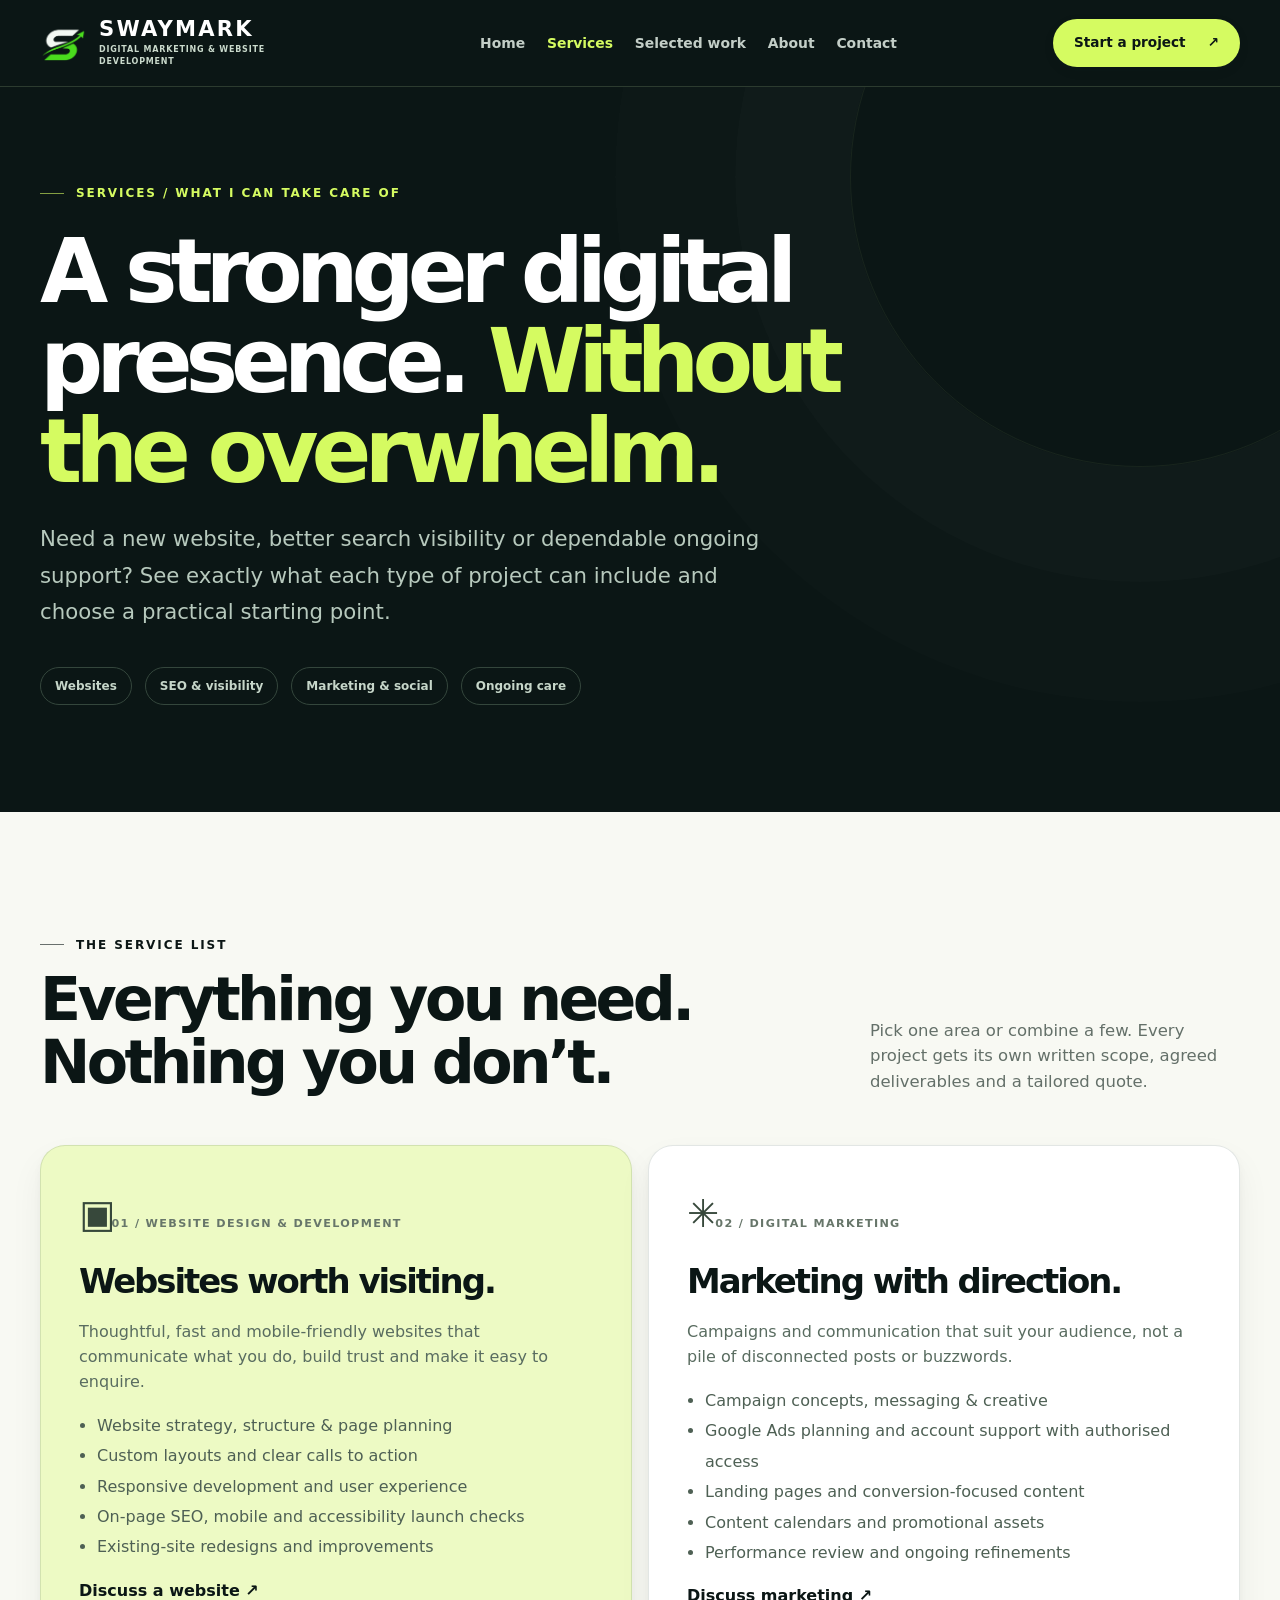
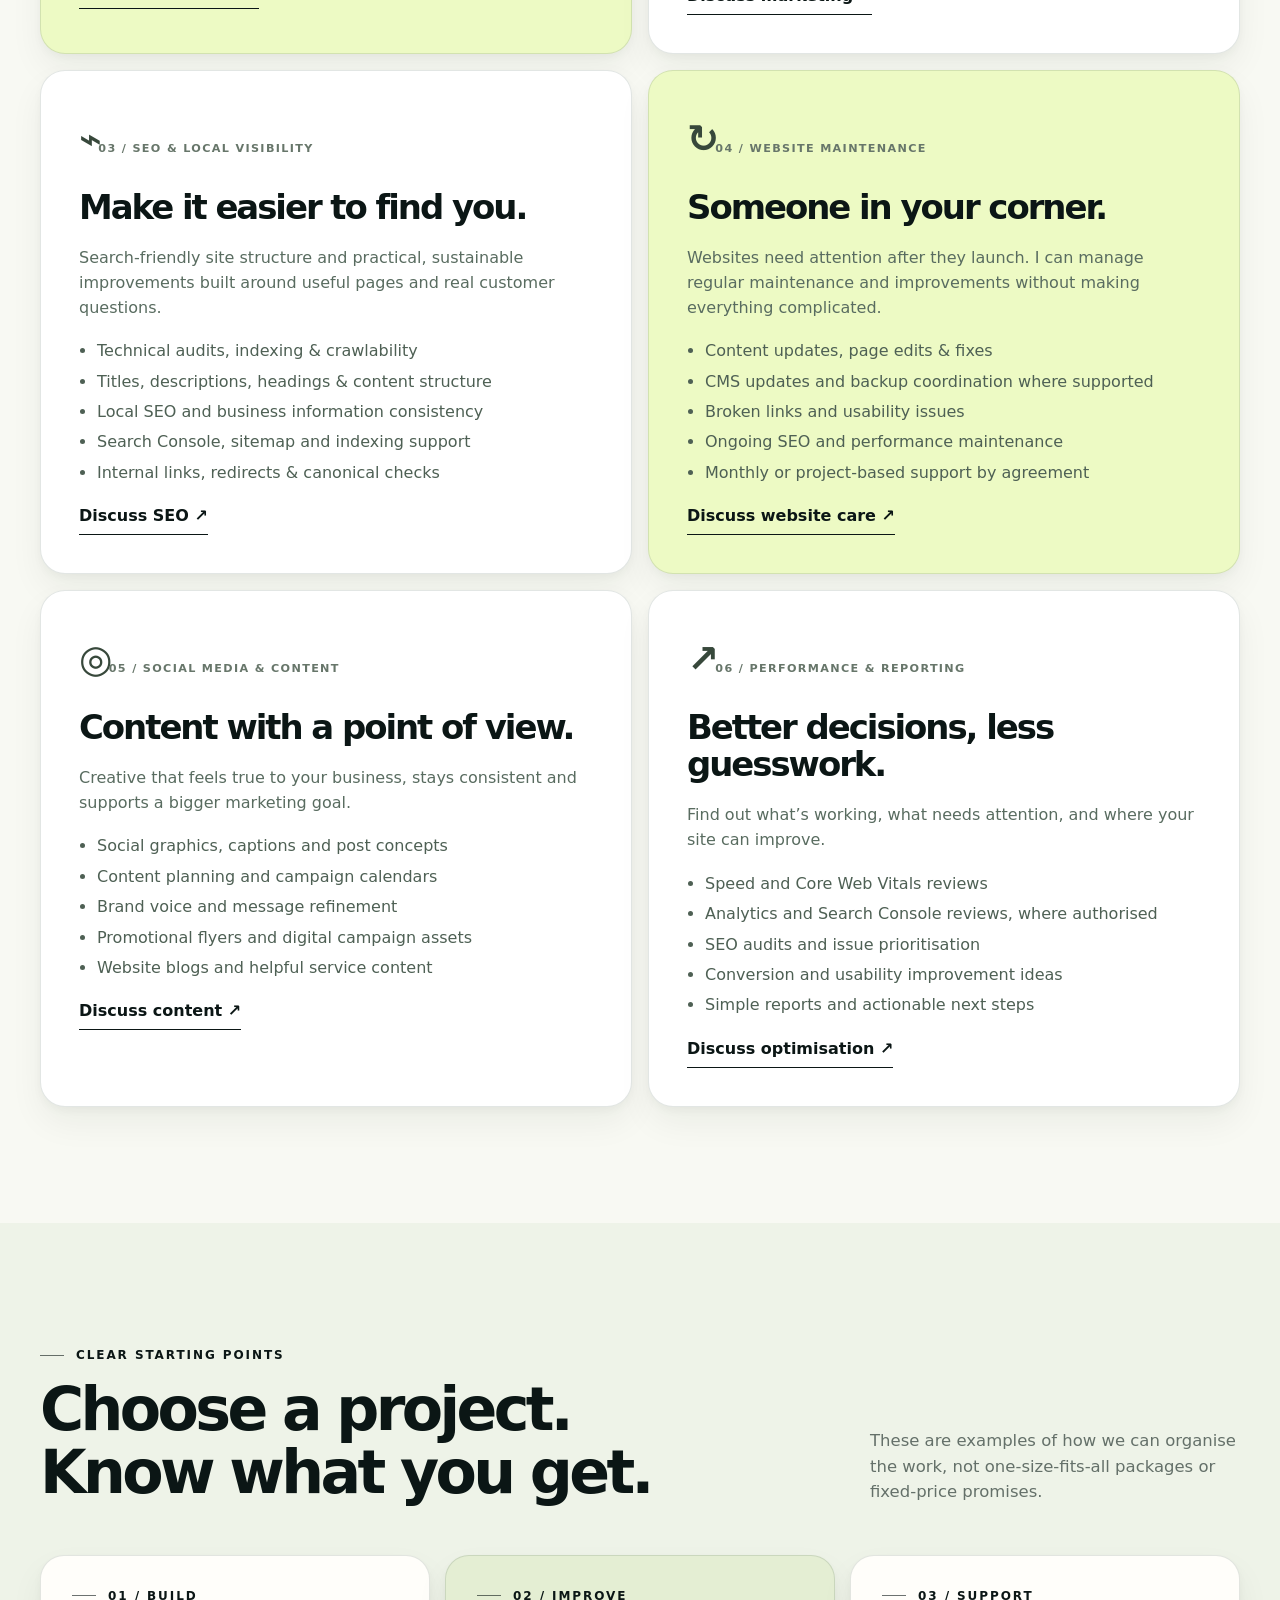
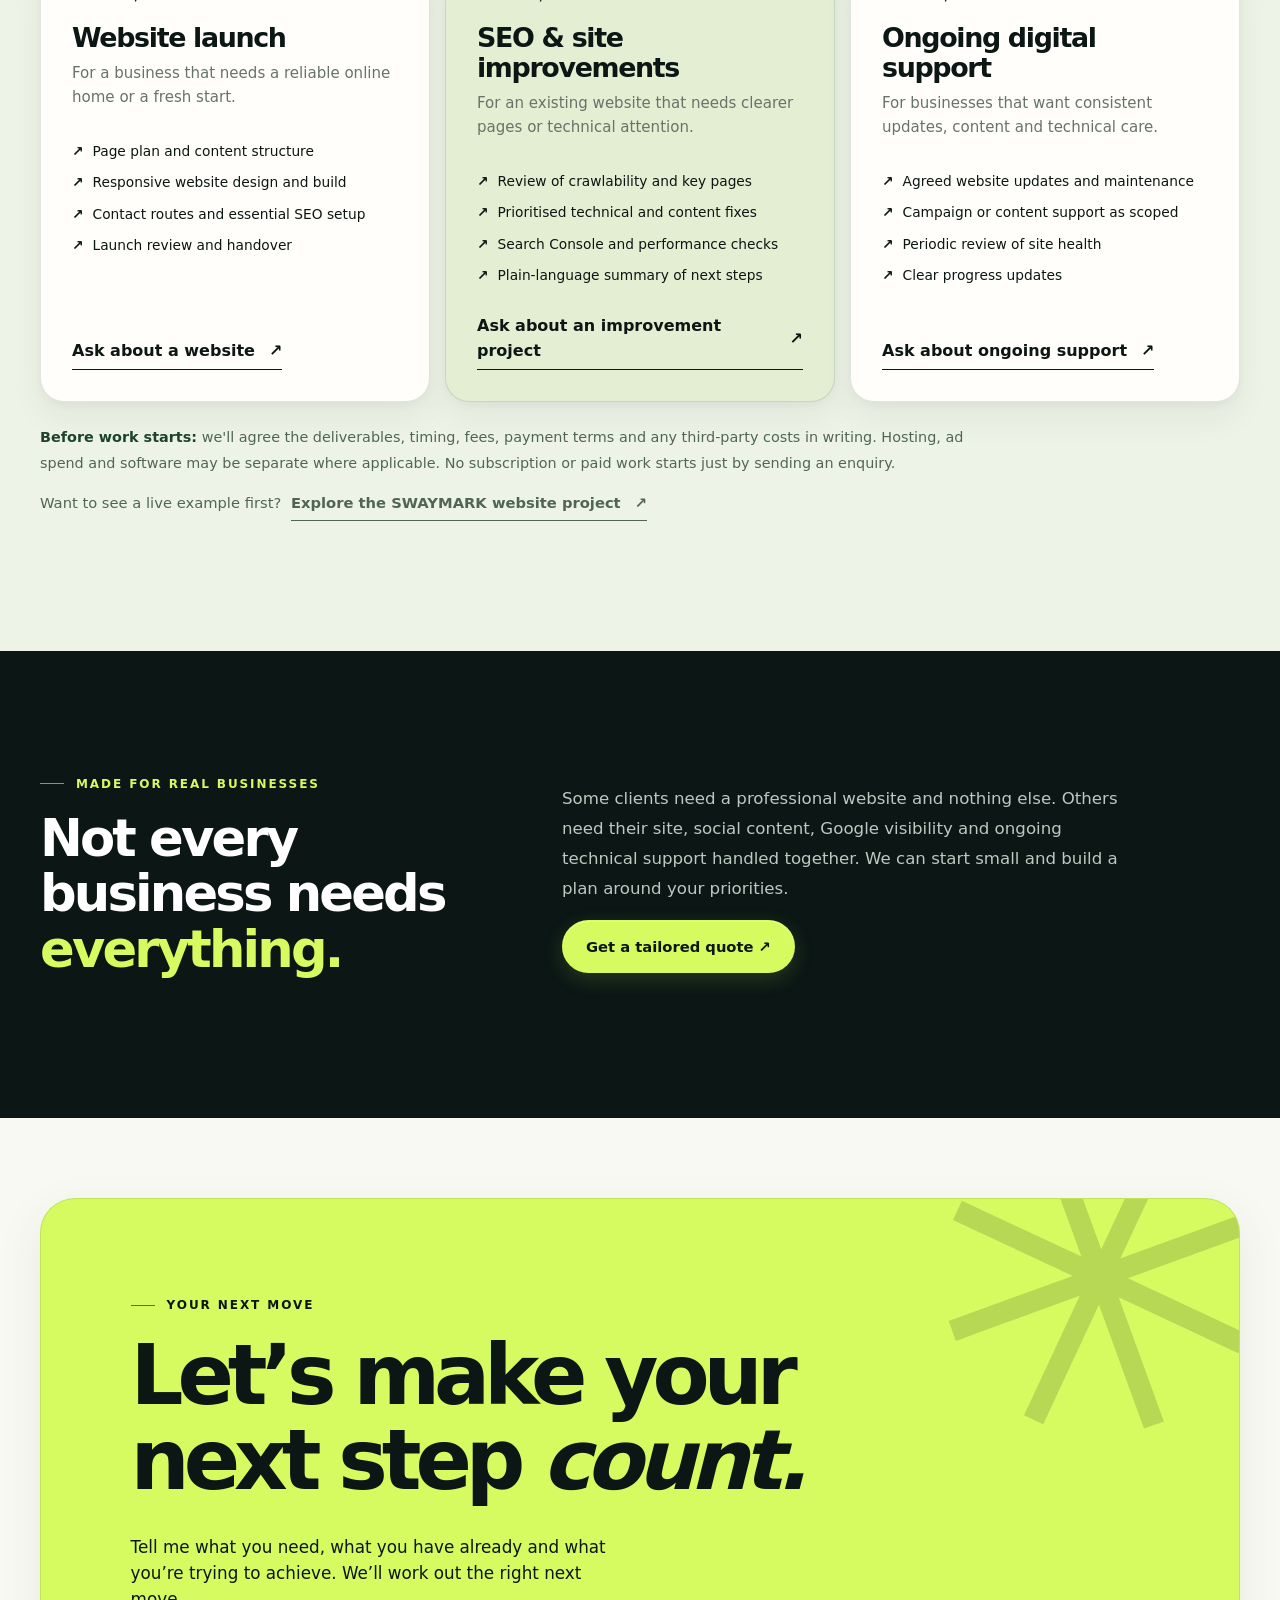
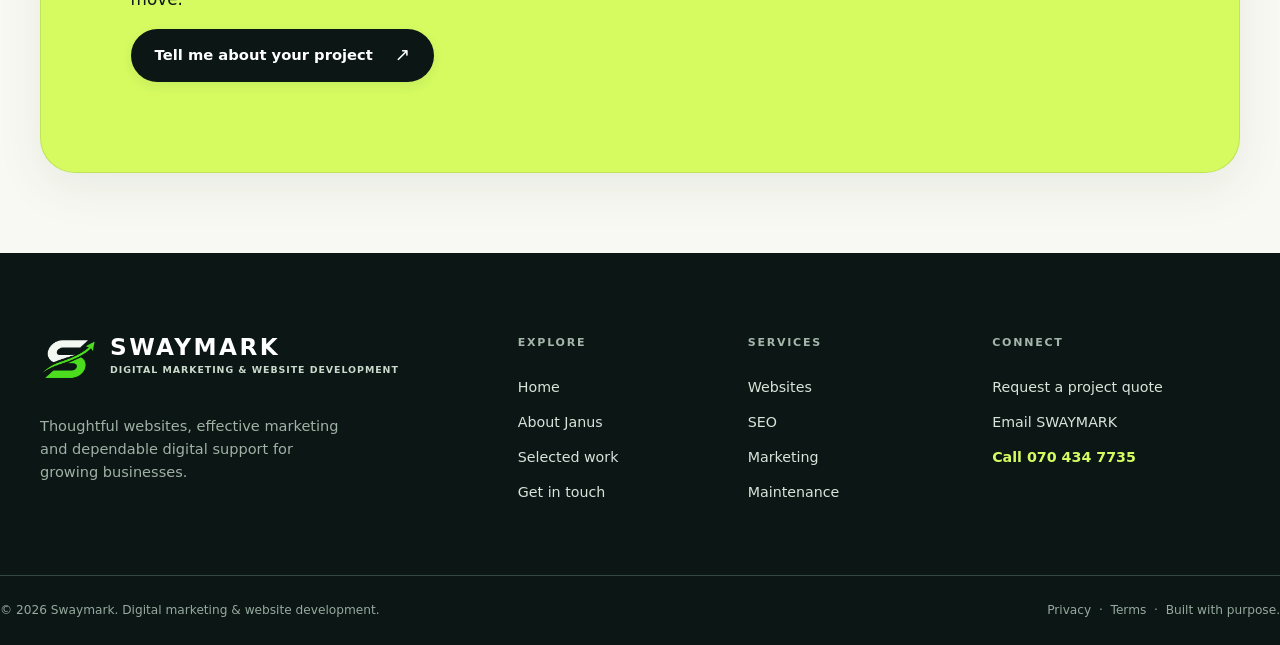
<file: services.html>
<!doctype html><html lang="en"><head>
<meta charset="utf-8"><meta name="viewport" content="width=device-width, initial-scale=1">
<meta name="theme-color" content="#0b1615"><meta name="color-scheme" content="light">
<title>Website Development, SEO, Marketing &amp; Maintenance | Swaymark</title><meta name="description" content="Explore SWAYMARK website design, technical SEO, content, campaigns and ongoing care. See typical deliverables and ask for a tailored project quote.">
<meta name="robots" content="index,follow,max-image-preview:large">
<meta property="og:type" content="website">
<meta property="og:site_name" content="Swaymark"><meta property="og:title" content="Website Development, SEO, Marketing &amp; Maintenance | Swaymark">
<meta property="og:description" content="Explore SWAYMARK website design, technical SEO, content, campaigns and ongoing care. See typical deliverables and ask for a tailored project quote.">
<meta name="twitter:title" content="Website Development, SEO, Marketing &amp; Maintenance | Swaymark">
<meta name="twitter:description" content="Explore SWAYMARK website design, technical SEO, content, campaigns and ongoing care. See typical deliverables and ask for a tailored project quote.">
<link rel="icon" type="image/png" sizes="64x64" href="assets/favicon.png"><link rel="stylesheet" href="assets/styles.css">
<link rel="canonical" href="https://swaymark.pages.dev/services">
<meta property="og:url" content="https://swaymark.pages.dev/services">
<meta property="og:image" content="https://swaymark.pages.dev/assets/og-cover.png">
<meta property="og:image:width" content="1200"><meta property="og:image:height" content="630">
<meta property="og:image:alt" content="SWAYMARK digital marketing and website development">
<meta name="twitter:image" content="https://swaymark.pages.dev/assets/og-cover.png">
<meta name="twitter:card" content="summary_large_image">
<script type="application/ld+json">{"@context":"https://schema.org","@graph":[{"@type":"Organization","@id":"https://swaymark.pages.dev/#organization","name":"SWAYMARK","url":"https://swaymark.pages.dev/","email":"swaymark.studio@gmail.com","founder":{"@type":"Person","name":"Janus Oosthuizen"},"logo":"https://swaymark.pages.dev/assets/logo-mark.webp","description":"Website development, SEO, digital marketing and website support for businesses.","telephone":"070 434 7735"},{"@type":"WebSite","@id":"https://swaymark.pages.dev/#website","url":"https://swaymark.pages.dev/","name":"SWAYMARK","publisher":{"@id":"https://swaymark.pages.dev/#organization"}},{"@type":"WebPage","@id":"https://swaymark.pages.dev/services#webpage","url":"https://swaymark.pages.dev/services","name":"Website Development, SEO, Marketing & Maintenance | Swaymark","isPartOf":{"@id":"https://swaymark.pages.dev/#website"},"about":{"@id":"https://swaymark.pages.dev/#organization"},"description":"Explore SWAYMARK website design, technical SEO, content, campaigns and ongoing care. See typical deliverables and ask for a tailored project quote."},{"@type":"ItemList","name":"SWAYMARK digital services","itemListElement":[{"@type":"ListItem","position":1,"name":"Website design and development"},{"@type":"ListItem","position":2,"name":"Digital marketing and campaigns"},{"@type":"ListItem","position":3,"name":"Search engine optimisation"},{"@type":"ListItem","position":4,"name":"Website maintenance"},{"@type":"ListItem","position":5,"name":"Social media and content"},{"@type":"ListItem","position":6,"name":"Performance and analytics"}]}]}</script>
</head><body><a class="skip-link" href="#main">Skip to main content</a>
<header class="site-header"><div class="container header-wrap">
  <a class="brand" href="/" aria-label="Swaymark home"><img class="brand-logo" src="assets/logo-mark.webp" width="47" height="47" alt=""><span class="brand-copy"><span class="brand-title">SWAYMARK</span><span class="brand-caption">DIGITAL MARKETING &amp; WEBSITE DEVELOPMENT</span></span></a>
  <nav aria-label="Main navigation"><ul class="nav-list" id="main-navigation" data-nav-list><li><a href="/">Home</a></li><li><a href="/services" aria-current="page">Services</a></li><li><a href="/work">Selected work</a></li><li><a href="/about">About</a></li><li><a href="/contact">Contact</a></li></ul></nav>
  <div class="nav-actions"><a class="btn header-cta" href="/contact">Start a project <span aria-hidden="true">↗</span></a><button class="menu-button" data-menu-toggle aria-label="Open navigation" aria-controls="main-navigation" aria-expanded="false"><span></span><span></span><span></span></button></div>
</div></header><main id="main"><section class="page-hero"><div class="container"><div class="page-hero-inner"><span class="eyebrow">Services / What I can take care of</span><h1>A stronger digital presence. <span class="accent">Without the overwhelm.</span></h1><p>Need a new website, better search visibility or dependable ongoing support? See exactly what each type of project can include and choose a practical starting point.</p><div class="page-subline"><span>Websites</span><span>SEO & visibility</span><span>Marketing & social</span><span>Ongoing care</span></div></div></div></section><section class="section"><div class="container"><div class="section-head"><div><span class="eyebrow">The service list</span><h2>Everything you need.<br>Nothing you don’t.</h2></div><p>Pick one area or combine a few. Every project gets its own written scope, agreed deliverables and a tailored quote.</p></div>
<div class="detail-grid">
<article id="web-design" class="detail-card emphasis reveal"><span class="icon-title" aria-hidden="true">▣</span><small>01 / Website design & development</small><h2>Websites worth visiting.</h2><p>Thoughtful, fast and mobile-friendly websites that communicate what you do, build trust and make it easy to enquire.</p><ul><li>Website strategy, structure & page planning</li><li>Custom layouts and clear calls to action</li><li>Responsive development and user experience</li><li>On-page SEO, mobile and accessibility launch checks</li><li>Existing-site redesigns and improvements</li></ul><a class="text-link" href="/contact">Discuss a website ↗</a></article>
<article id="marketing" class="detail-card reveal"><span class="icon-title" aria-hidden="true">✳</span><small>02 / Digital marketing</small><h2>Marketing with direction.</h2><p>Campaigns and communication that suit your audience, not a pile of disconnected posts or buzzwords.</p><ul><li>Campaign concepts, messaging & creative</li><li>Google Ads planning and account support with authorised access</li><li>Landing pages and conversion-focused content</li><li>Content calendars and promotional assets</li><li>Performance review and ongoing refinements</li></ul><a class="text-link" href="/contact">Discuss marketing ↗</a></article>
<article id="seo" class="detail-card reveal"><span class="icon-title" aria-hidden="true">⌁</span><small>03 / SEO & local visibility</small><h2>Make it easier to find you.</h2><p>Search-friendly site structure and practical, sustainable improvements built around useful pages and real customer questions.</p><ul><li>Technical audits, indexing & crawlability</li><li>Titles, descriptions, headings & content structure</li><li>Local SEO and business information consistency</li><li>Search Console, sitemap and indexing support</li><li>Internal links, redirects & canonical checks</li></ul><a class="text-link" href="/contact">Discuss SEO ↗</a></article>
<article id="maintenance" class="detail-card emphasis reveal"><span class="icon-title" aria-hidden="true">↻</span><small>04 / Website maintenance</small><h2>Someone in your corner.</h2><p>Websites need attention after they launch. I can manage regular maintenance and improvements without making everything complicated.</p><ul><li>Content updates, page edits & fixes</li><li>CMS updates and backup coordination where supported</li><li>Broken links and usability issues</li><li>Ongoing SEO and performance maintenance</li><li>Monthly or project-based support by agreement</li></ul><a class="text-link" href="/contact">Discuss website care ↗</a></article>
<article id="social" class="detail-card reveal"><span class="icon-title" aria-hidden="true">◎</span><small>05 / Social media & content</small><h2>Content with a point of view.</h2><p>Creative that feels true to your business, stays consistent and supports a bigger marketing goal.</p><ul><li>Social graphics, captions and post concepts</li><li>Content planning and campaign calendars</li><li>Brand voice and message refinement</li><li>Promotional flyers and digital campaign assets</li><li>Website blogs and helpful service content</li></ul><a class="text-link" href="/contact">Discuss content ↗</a></article>
<article id="performance" class="detail-card reveal"><span class="icon-title" aria-hidden="true">↗</span><small>06 / Performance & reporting</small><h2>Better decisions, less guesswork.</h2><p>Find out what’s working, what needs attention, and where your site can improve.</p><ul><li>Speed and Core Web Vitals reviews</li><li>Analytics and Search Console reviews, where authorised</li><li>SEO audits and issue prioritisation</li><li>Conversion and usability improvement ideas</li><li>Simple reports and actionable next steps</li></ul><a class="text-link" href="/contact">Discuss optimisation ↗</a></article>
</div></div></section>
<section class="section service-starts" aria-labelledby="service-starts-title"><div class="container">
  <div class="section-head"><div><span class="eyebrow">Clear starting points</span><h2 id="service-starts-title">Choose a project.<br>Know what you get.</h2></div><p>These are examples of how we can organise the work, not one-size-fits-all packages or fixed-price promises.</p></div>
  <div class="offer-grid">
    <article class="offer"><span class="eyebrow">01 / BUILD</span><h3>Website launch</h3><p>For a business that needs a reliable online home or a fresh start.</p>
      <ul><li>Page plan and content structure</li><li>Responsive website design and build</li><li>Contact routes and essential SEO setup</li><li>Launch review and handover</li></ul>
      <a class="text-link" href="/contact">Ask about a website <span aria-hidden="true">↗</span></a>
    </article>
    <article class="offer"><span class="eyebrow">02 / IMPROVE</span><h3>SEO &amp; site improvements</h3><p>For an existing website that needs clearer pages or technical attention.</p>
      <ul><li>Review of crawlability and key pages</li><li>Prioritised technical and content fixes</li><li>Search Console and performance checks</li><li>Plain-language summary of next steps</li></ul>
      <a class="text-link" href="/contact">Ask about an improvement project <span aria-hidden="true">↗</span></a>
    </article>
    <article class="offer"><span class="eyebrow">03 / SUPPORT</span><h3>Ongoing digital support</h3><p>For businesses that want consistent updates, content and technical care.</p>
      <ul><li>Agreed website updates and maintenance</li><li>Campaign or content support as scoped</li><li>Periodic review of site health</li><li>Clear progress updates</li></ul>
      <a class="text-link" href="/contact">Ask about ongoing support <span aria-hidden="true">↗</span></a>
    </article>
  </div>
  <p class="service-scope-note"><strong>Before work starts:</strong> we'll agree the deliverables, timing, fees, payment terms and any third-party costs in writing. Hosting, ad spend and software may be separate where applicable. No subscription or paid work starts just by sending an enquiry.</p>
  <p class="service-example-link">Want to see a live example first? <a class="text-link" href="/work#swaymark-launch">Explore the SWAYMARK website project <span aria-hidden="true">↗</span></a></p>
</div></section>
<section class="section dark-section"><div class="container"><div class="band-head"><div><span class="eyebrow accent">Made for real businesses</span><h2>Not every business needs <span class="accent">everything.</span></h2></div><div><p>Some clients need a professional website and nothing else. Others need their site, social content, Google visibility and ongoing technical support handled together. We can start small and build a plan around your priorities.</p><a class="btn btn-lime" href="/contact">Get a tailored quote ↗</a></div></div></div></section><section class="section-sm"><div class="container"><div class="cta-panel reveal"><span class="eyebrow">YOUR NEXT MOVE</span><h2>Let’s make your next step <em>count.</em></h2><p>Tell me what you need, what you have already and what you’re trying to achieve. We’ll work out the right next move.</p><a class="btn btn-dark" href="/contact">Tell me about your project <span class="arrow" aria-hidden="true">↗</span></a></div></div></section></main><footer class="site-footer"><div class="container">
<div class="footer-main">
  <div class="footer-intro"><a class="brand" href="/" aria-label="Swaymark home"><img class="brand-logo footer-logo" src="assets/logo-mark.webp" width="58" height="58" alt=""><span class="brand-copy"><span class="brand-title">SWAYMARK</span><span class="brand-caption">DIGITAL MARKETING &amp; WEBSITE DEVELOPMENT</span></span></a><p>Thoughtful websites, effective marketing and dependable digital support for growing businesses.</p></div>
  <div><h3>Explore</h3><div class="footer-links"><a href="/">Home</a><a href="/about">About Janus</a><a href="/work">Selected work</a><a href="/contact">Get in touch</a></div></div>
  <div><h3>Services</h3><div class="footer-links"><a href="/services#web-design">Websites</a><a href="/services#seo">SEO</a><a href="/services#marketing">Marketing</a><a href="/services#maintenance">Maintenance</a></div></div>
  <div><h3>Connect</h3><div class="footer-links"><a href="/contact">Request a project quote</a><a href="mailto:swaymark.studio@gmail.com">Email SWAYMARK</a><a href="tel:0704347735" aria-label="Call SWAYMARK on 070 434 7735">Call 070 434 7735</a></div></div></div>
</div>
<div class="footer-bottom"><span>© <span data-year>2026</span> Swaymark. Digital marketing &amp; website development.</span><span><a href="/privacy">Privacy</a> &nbsp;·&nbsp; <a href="/terms">Terms</a> &nbsp;·&nbsp; Built with purpose.</span></div>
</div></footer><script src="assets/config.js" defer></script><script src="assets/script.js" defer></script></body></html>
</file>
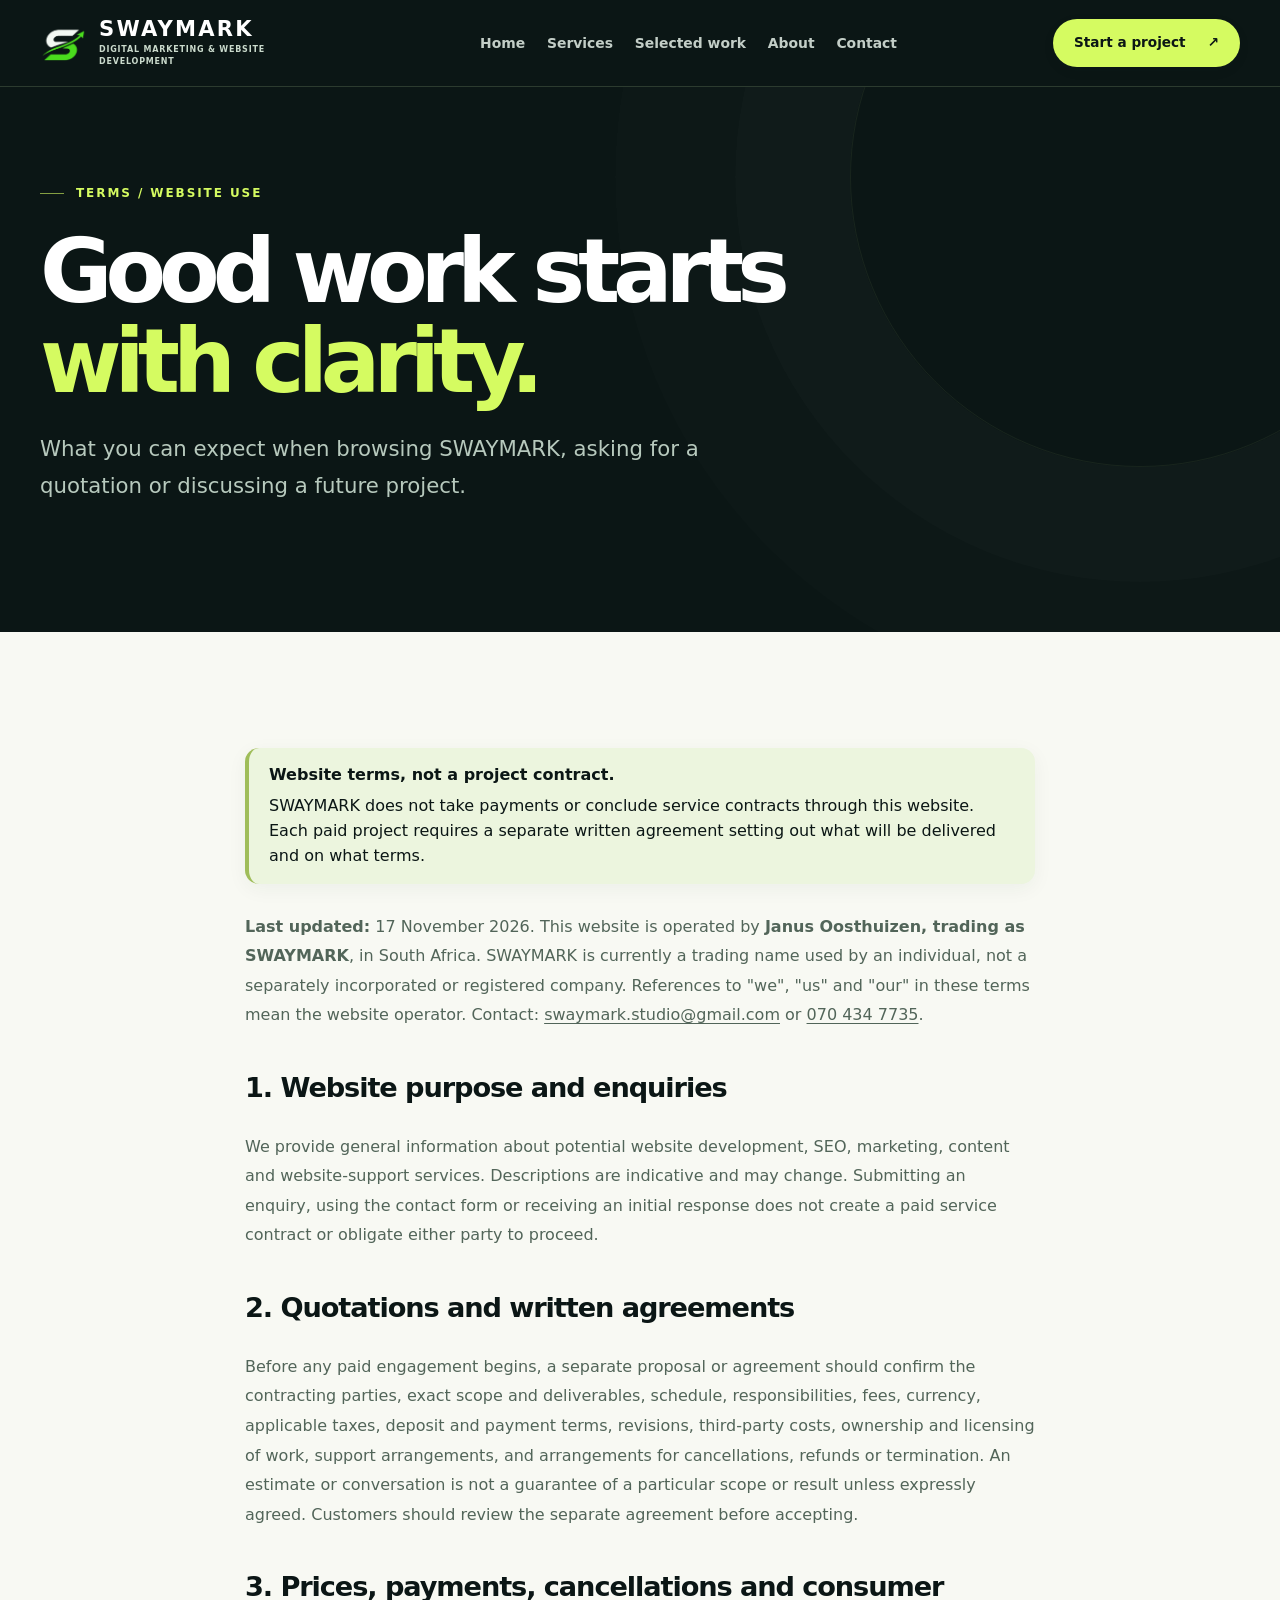
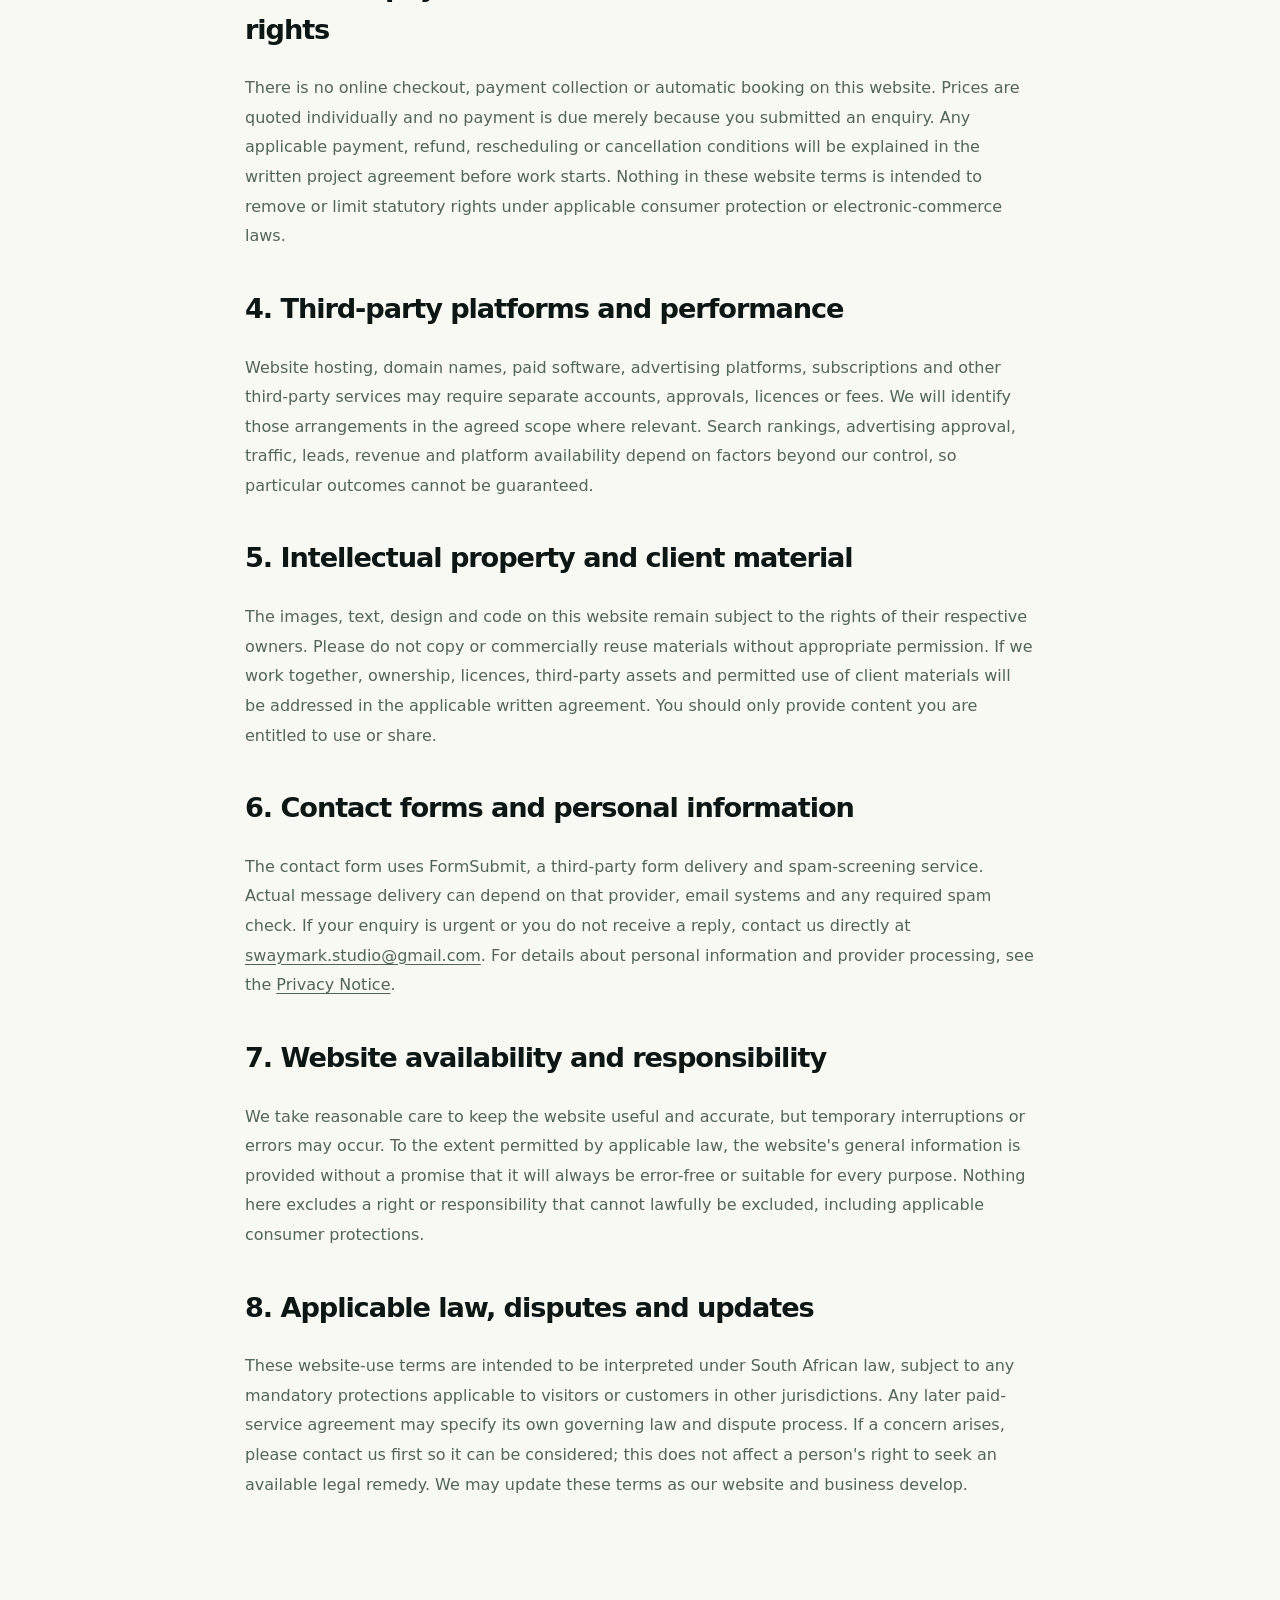
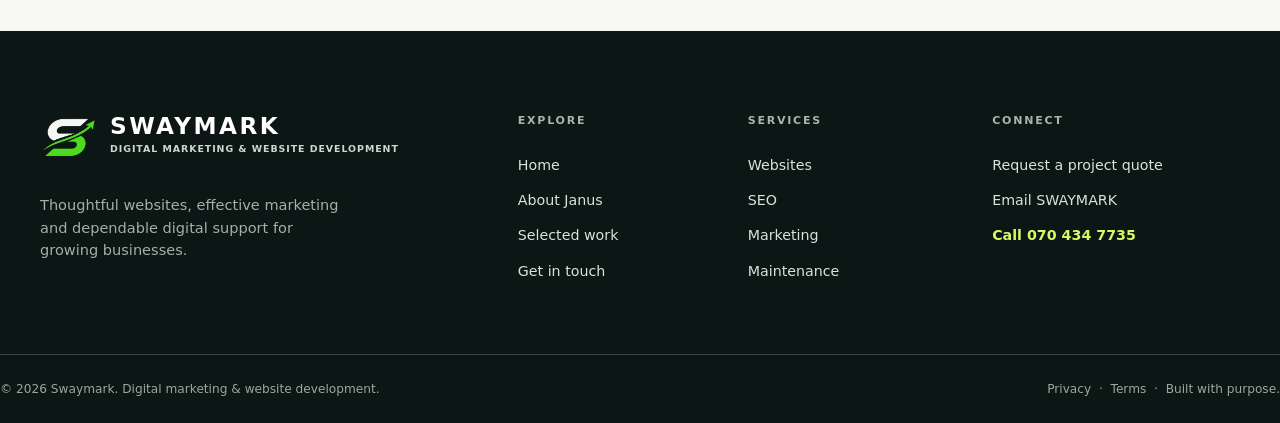
<file: terms.html>
<!doctype html><html lang="en"><head>
<meta charset="utf-8"><meta name="viewport" content="width=device-width, initial-scale=1">
<meta name="theme-color" content="#0b1615"><meta name="color-scheme" content="light">
<title>Website Terms | Swaymark</title><meta name="description" content="Read SWAYMARK's website terms for enquiries, project quotations, payments, cancellations, intellectual property and customer rights.">
<meta name="robots" content="index,follow,max-image-preview:large">
<meta property="og:type" content="website">
<meta property="og:site_name" content="Swaymark"><meta property="og:title" content="Website Terms | Swaymark">
<meta property="og:description" content="Read SWAYMARK's website terms for enquiries, project quotations, payments, cancellations, intellectual property and customer rights.">
<meta name="twitter:title" content="Website Terms | Swaymark">
<meta name="twitter:description" content="Read SWAYMARK's website terms for enquiries, project quotations, payments, cancellations, intellectual property and customer rights.">
<link rel="icon" type="image/png" sizes="64x64" href="assets/favicon.png"><link rel="stylesheet" href="assets/styles.css">
<link rel="canonical" href="https://swaymark.pages.dev/terms">
<meta property="og:url" content="https://swaymark.pages.dev/terms">
<meta property="og:image" content="https://swaymark.pages.dev/assets/og-cover.png">
<meta property="og:image:width" content="1200"><meta property="og:image:height" content="630">
<meta property="og:image:alt" content="SWAYMARK digital marketing and website development">
<meta name="twitter:image" content="https://swaymark.pages.dev/assets/og-cover.png">
<meta name="twitter:card" content="summary_large_image">
<script type="application/ld+json">{"@context":"https://schema.org","@graph":[{"@type":"Organization","@id":"https://swaymark.pages.dev/#organization","name":"SWAYMARK","url":"https://swaymark.pages.dev/","email":"swaymark.studio@gmail.com","founder":{"@type":"Person","name":"Janus Oosthuizen"},"logo":"https://swaymark.pages.dev/assets/logo-mark.webp","description":"Website development, SEO, digital marketing and website support for businesses.","telephone":"070 434 7735"},{"@type":"WebSite","@id":"https://swaymark.pages.dev/#website","url":"https://swaymark.pages.dev/","name":"SWAYMARK","publisher":{"@id":"https://swaymark.pages.dev/#organization"}},{"@type":"WebPage","@id":"https://swaymark.pages.dev/terms#webpage","url":"https://swaymark.pages.dev/terms","name":"Website Terms | Swaymark","isPartOf":{"@id":"https://swaymark.pages.dev/#website"},"about":{"@id":"https://swaymark.pages.dev/#organization"},"description":"Read SWAYMARK's website terms for enquiries, project quotations, payments, cancellations, intellectual property and customer rights."}]}</script>
</head><body><a class="skip-link" href="#main">Skip to main content</a>
<header class="site-header"><div class="container header-wrap">
  <a class="brand" href="/" aria-label="Swaymark home"><img class="brand-logo" src="assets/logo-mark.webp" width="47" height="47" alt=""><span class="brand-copy"><span class="brand-title">SWAYMARK</span><span class="brand-caption">DIGITAL MARKETING &amp; WEBSITE DEVELOPMENT</span></span></a>
  <nav aria-label="Main navigation"><ul class="nav-list" id="main-navigation" data-nav-list><li><a href="/">Home</a></li><li><a href="/services">Services</a></li><li><a href="/work">Selected work</a></li><li><a href="/about">About</a></li><li><a href="/contact">Contact</a></li></ul></nav>
  <div class="nav-actions"><a class="btn header-cta" href="/contact">Start a project <span aria-hidden="true">↗</span></a><button class="menu-button" data-menu-toggle aria-label="Open navigation" aria-controls="main-navigation" aria-expanded="false"><span></span><span></span><span></span></button></div>
</div></header><main id="main"><section class="page-hero"><div class="container"><div class="page-hero-inner"><span class="eyebrow">Terms / Website use</span><h1>Good work starts <span class="accent">with clarity.</span></h1><p>What you can expect when browsing SWAYMARK, asking for a quotation or discussing a future project.</p></div></div></section><section class="section"><div class="container legal"><div class="notice"><strong>Website terms, not a project contract.</strong>SWAYMARK does not take payments or conclude service contracts through this website. Each paid project requires a separate written agreement setting out what will be delivered and on what terms.</div>
<p><strong>Last updated:</strong> 17 November 2026. This website is operated by <strong>Janus Oosthuizen, trading as SWAYMARK</strong>, in South Africa. SWAYMARK is currently a trading name used by an individual, not a separately incorporated or registered company. References to "we", "us" and "our" in these terms mean the website operator. Contact: <a href="mailto:swaymark.studio@gmail.com">swaymark.studio@gmail.com</a> or <a href="tel:0704347735">070 434 7735</a>.</p>
<h2>1. Website purpose and enquiries</h2><p>We provide general information about potential website development, SEO, marketing, content and website-support services. Descriptions are indicative and may change. Submitting an enquiry, using the contact form or receiving an initial response does not create a paid service contract or obligate either party to proceed.</p>
<h2>2. Quotations and written agreements</h2><p>Before any paid engagement begins, a separate proposal or agreement should confirm the contracting parties, exact scope and deliverables, schedule, responsibilities, fees, currency, applicable taxes, deposit and payment terms, revisions, third-party costs, ownership and licensing of work, support arrangements, and arrangements for cancellations, refunds or termination. An estimate or conversation is not a guarantee of a particular scope or result unless expressly agreed. Customers should review the separate agreement before accepting.</p>
<h2>3. Prices, payments, cancellations and consumer rights</h2><p>There is no online checkout, payment collection or automatic booking on this website. Prices are quoted individually and no payment is due merely because you submitted an enquiry. Any applicable payment, refund, rescheduling or cancellation conditions will be explained in the written project agreement before work starts. Nothing in these website terms is intended to remove or limit statutory rights under applicable consumer protection or electronic-commerce laws.</p>
<h2>4. Third-party platforms and performance</h2><p>Website hosting, domain names, paid software, advertising platforms, subscriptions and other third-party services may require separate accounts, approvals, licences or fees. We will identify those arrangements in the agreed scope where relevant. Search rankings, advertising approval, traffic, leads, revenue and platform availability depend on factors beyond our control, so particular outcomes cannot be guaranteed.</p>
<h2>5. Intellectual property and client material</h2><p>The images, text, design and code on this website remain subject to the rights of their respective owners. Please do not copy or commercially reuse materials without appropriate permission. If we work together, ownership, licences, third-party assets and permitted use of client materials will be addressed in the applicable written agreement. You should only provide content you are entitled to use or share.</p>
<h2>6. Contact forms and personal information</h2><p>The contact form uses FormSubmit, a third-party form delivery and spam-screening service. Actual message delivery can depend on that provider, email systems and any required spam check. If your enquiry is urgent or you do not receive a reply, contact us directly at <a href="mailto:swaymark.studio@gmail.com">swaymark.studio@gmail.com</a>. For details about personal information and provider processing, see the <a href="/privacy">Privacy Notice</a>.</p>
<h2>7. Website availability and responsibility</h2><p>We take reasonable care to keep the website useful and accurate, but temporary interruptions or errors may occur. To the extent permitted by applicable law, the website's general information is provided without a promise that it will always be error-free or suitable for every purpose. Nothing here excludes a right or responsibility that cannot lawfully be excluded, including applicable consumer protections.</p>
<h2>8. Applicable law, disputes and updates</h2><p>These website-use terms are intended to be interpreted under South African law, subject to any mandatory protections applicable to visitors or customers in other jurisdictions. Any later paid-service agreement may specify its own governing law and dispute process. If a concern arises, please contact us first so it can be considered; this does not affect a person's right to seek an available legal remedy. We may update these terms as our website and business develop.</p>
</div></section></main><footer class="site-footer"><div class="container">
<div class="footer-main">
  <div class="footer-intro"><a class="brand" href="/" aria-label="Swaymark home"><img class="brand-logo footer-logo" src="assets/logo-mark.webp" width="58" height="58" alt=""><span class="brand-copy"><span class="brand-title">SWAYMARK</span><span class="brand-caption">DIGITAL MARKETING &amp; WEBSITE DEVELOPMENT</span></span></a><p>Thoughtful websites, effective marketing and dependable digital support for growing businesses.</p></div>
  <div><h3>Explore</h3><div class="footer-links"><a href="/">Home</a><a href="/about">About Janus</a><a href="/work">Selected work</a><a href="/contact">Get in touch</a></div></div>
  <div><h3>Services</h3><div class="footer-links"><a href="/services#web-design">Websites</a><a href="/services#seo">SEO</a><a href="/services#marketing">Marketing</a><a href="/services#maintenance">Maintenance</a></div></div>
  <div><h3>Connect</h3><div class="footer-links"><a href="/contact">Request a project quote</a><a href="mailto:swaymark.studio@gmail.com">Email SWAYMARK</a><a href="tel:0704347735" aria-label="Call SWAYMARK on 070 434 7735">Call 070 434 7735</a></div></div></div>
</div>
<div class="footer-bottom"><span>© <span data-year>2026</span> Swaymark. Digital marketing &amp; website development.</span><span><a href="/privacy">Privacy</a> &nbsp;·&nbsp; <a href="/terms">Terms</a> &nbsp;·&nbsp; Built with purpose.</span></div>
</div></footer><script src="assets/config.js" defer></script><script src="assets/script.js" defer></script></body></html>
</file>
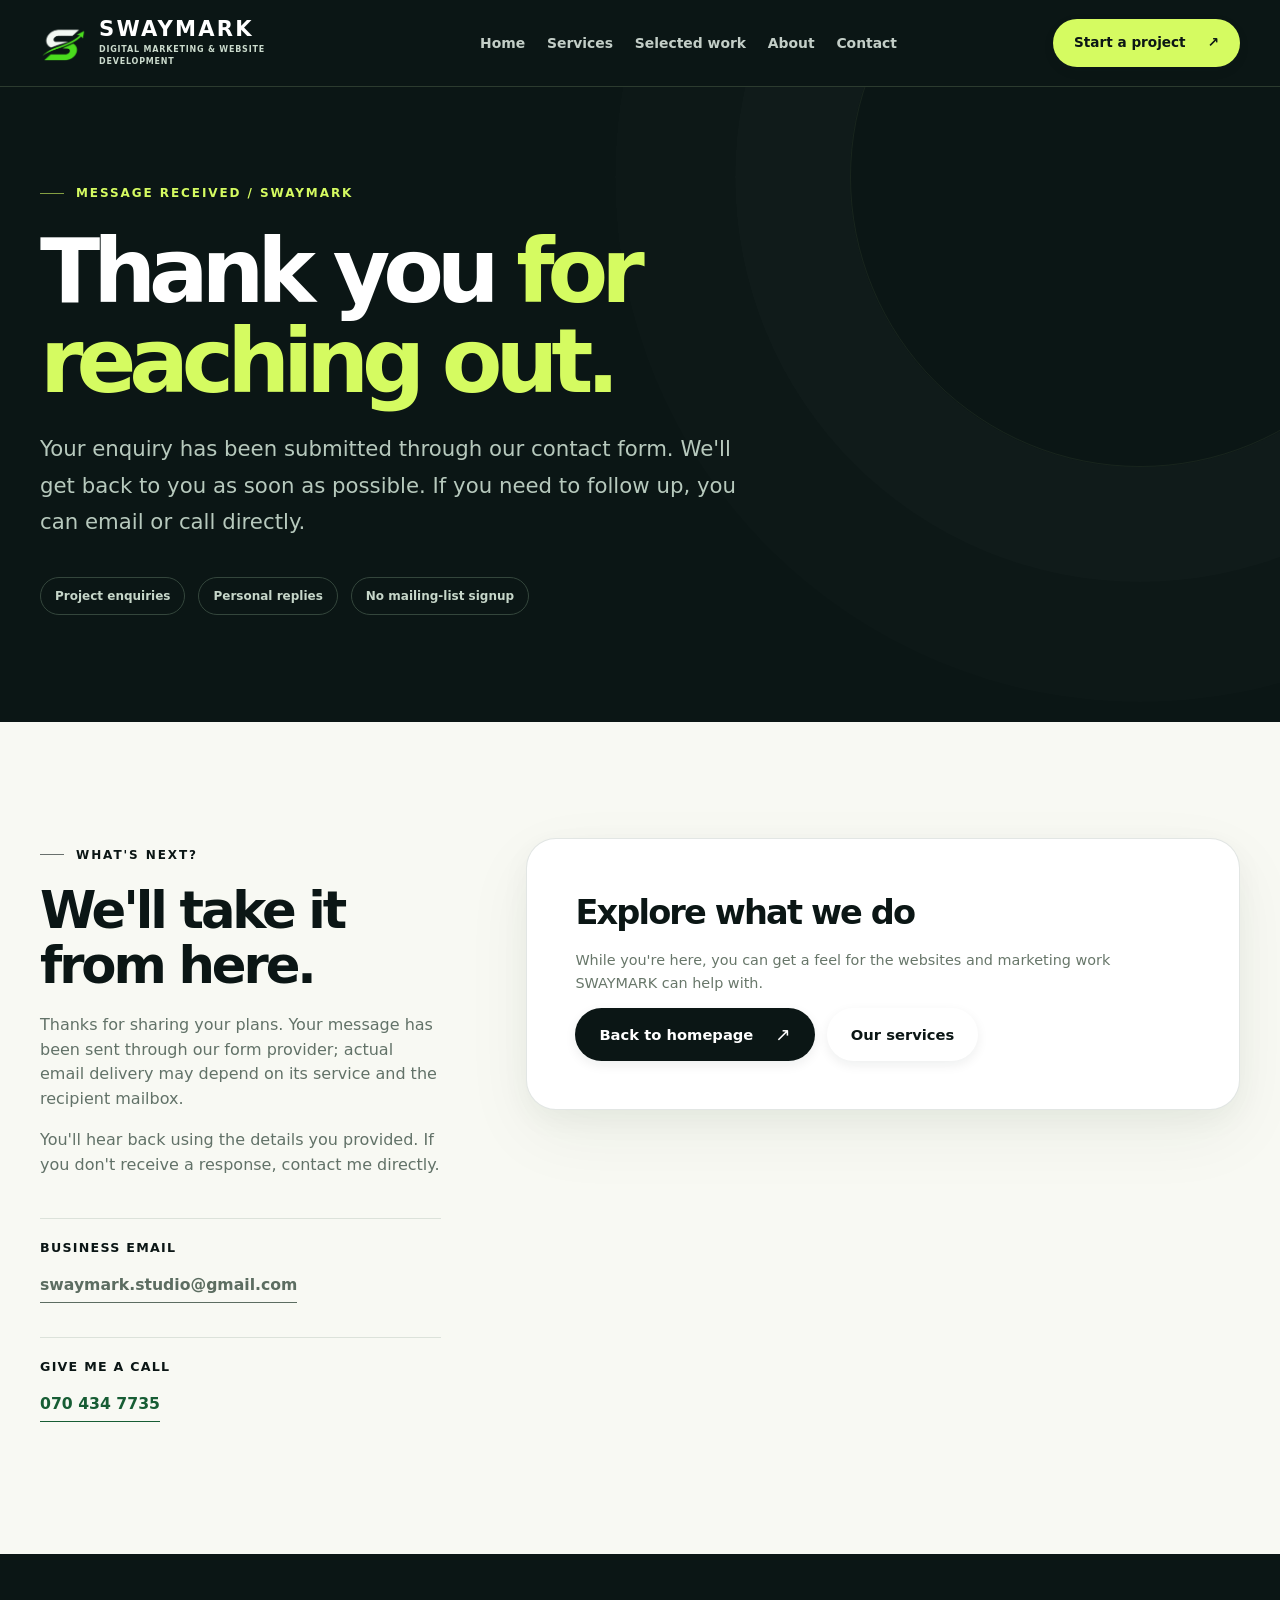
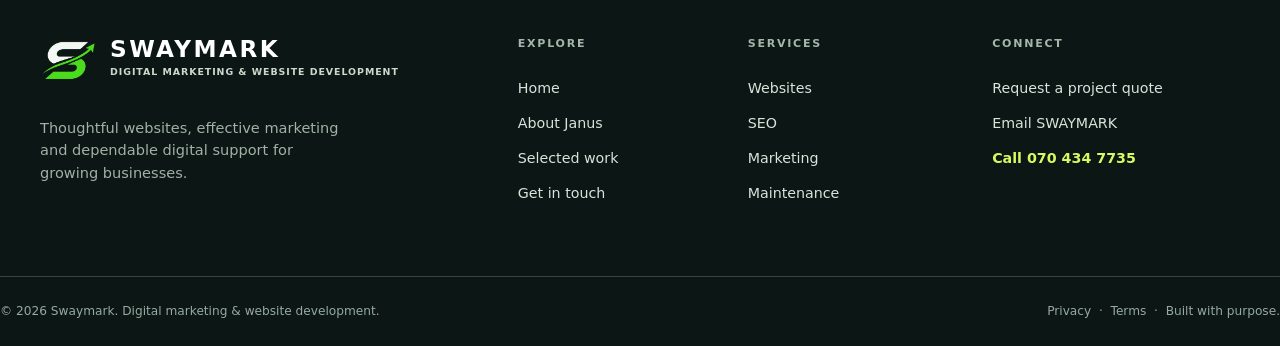
<file: thanks.html>
<!doctype html><html lang="en"><head>
<meta charset="utf-8"><meta name="viewport" content="width=device-width, initial-scale=1">
<meta name="theme-color" content="#0b1615"><meta name="color-scheme" content="light">
<title>Thank you | SWAYMARK</title><meta name="description" content="Thanks for getting in touch with SWAYMARK. Your project enquiry has been submitted.">
<meta name="robots" content="noindex,follow">
<link rel="icon" type="image/png" sizes="64x64" href="assets/favicon.png">
<link rel="stylesheet" href="assets/styles.css">
</head><body><a class="skip-link" href="#main">Skip to main content</a>
<header class="site-header"><div class="container header-wrap">
  <a class="brand" href="/" aria-label="Swaymark home"><img class="brand-logo" src="assets/logo-mark.webp" width="47" height="47" alt=""><span class="brand-copy"><span class="brand-title">SWAYMARK</span><span class="brand-caption">DIGITAL MARKETING &amp; WEBSITE DEVELOPMENT</span></span></a>
  <nav aria-label="Main navigation"><ul class="nav-list" id="main-navigation" data-nav-list><li><a href="/">Home</a></li><li><a href="/services">Services</a></li><li><a href="/work">Selected work</a></li><li><a href="/about">About</a></li><li><a href="/contact">Contact</a></li></ul></nav>
  <div class="nav-actions"><a class="btn header-cta" href="/contact">Start a project <span aria-hidden="true">↗</span></a><button class="menu-button" data-menu-toggle aria-label="Open navigation" aria-controls="main-navigation" aria-expanded="false"><span></span><span></span><span></span></button></div>
</div></header>
<main id="main"><section class="page-hero"><div class="container"><div class="page-hero-inner"><span class="eyebrow">Message received / SWAYMARK</span><h1>Thank you<span class="accent"> for reaching out.</span></h1><p>Your enquiry has been submitted through our contact form. We'll get back to you as soon as possible. If you need to follow up, you can email or call directly.</p><div class="page-subline"><span>Project enquiries</span><span>Personal replies</span><span>No mailing-list signup</span></div></div></div></section>
<section class="section"><div class="container"><div class="contact-layout"><div class="contact-intro"><span class="eyebrow">What's next?</span><h2>We'll take it from here.</h2><p>Thanks for sharing your plans. Your message has been sent through our form provider; actual email delivery may depend on its service and the recipient mailbox.</p><p>You'll hear back using the details you provided. If you don't receive a response, contact me directly.</p><div class="contact-points"><div class="contact-point"><strong>Business email</strong><p><a class="text-link" href="mailto:swaymark.studio@gmail.com">swaymark.studio@gmail.com</a></p></div><div class="contact-point"><strong>Give me a call</strong><p><a class="text-link" href="tel:0704347735">070 434 7735</a></p></div></div></div><div class="contact-panel"><h2>Explore what we do</h2><p>While you're here, you can get a feel for the websites and marketing work SWAYMARK can help with.</p><div class="hero-actions"><a class="btn btn-dark" href="/">Back to homepage <span class="arrow" aria-hidden="true">↗</span></a><a class="btn" href="/services">Our services</a></div></div></div></div></section></main>
<footer class="site-footer"><div class="container">
<div class="footer-main">
  <div class="footer-intro"><a class="brand" href="/" aria-label="Swaymark home"><img class="brand-logo footer-logo" src="assets/logo-mark.webp" width="58" height="58" alt=""><span class="brand-copy"><span class="brand-title">SWAYMARK</span><span class="brand-caption">DIGITAL MARKETING &amp; WEBSITE DEVELOPMENT</span></span></a><p>Thoughtful websites, effective marketing and dependable digital support for growing businesses.</p></div>
  <div><h3>Explore</h3><div class="footer-links"><a href="/">Home</a><a href="/about">About Janus</a><a href="/work">Selected work</a><a href="/contact">Get in touch</a></div></div>
  <div><h3>Services</h3><div class="footer-links"><a href="/services#web-design">Websites</a><a href="/services#seo">SEO</a><a href="/services#marketing">Marketing</a><a href="/services#maintenance">Maintenance</a></div></div>
  <div><h3>Connect</h3><div class="footer-links"><a href="/contact">Request a project quote</a><a href="mailto:swaymark.studio@gmail.com">Email SWAYMARK</a><a href="tel:0704347735" aria-label="Call SWAYMARK on 070 434 7735">Call 070 434 7735</a></div></div></div>
</div>
<div class="footer-bottom"><span>© <span data-year>2026</span> Swaymark. Digital marketing &amp; website development.</span><span><a href="/privacy">Privacy</a> &nbsp;·&nbsp; <a href="/terms">Terms</a> &nbsp;·&nbsp; Built with purpose.</span></div>
</div></footer><script src="assets/config.js" defer></script><script src="assets/script.js" defer></script></body></html>
</file>
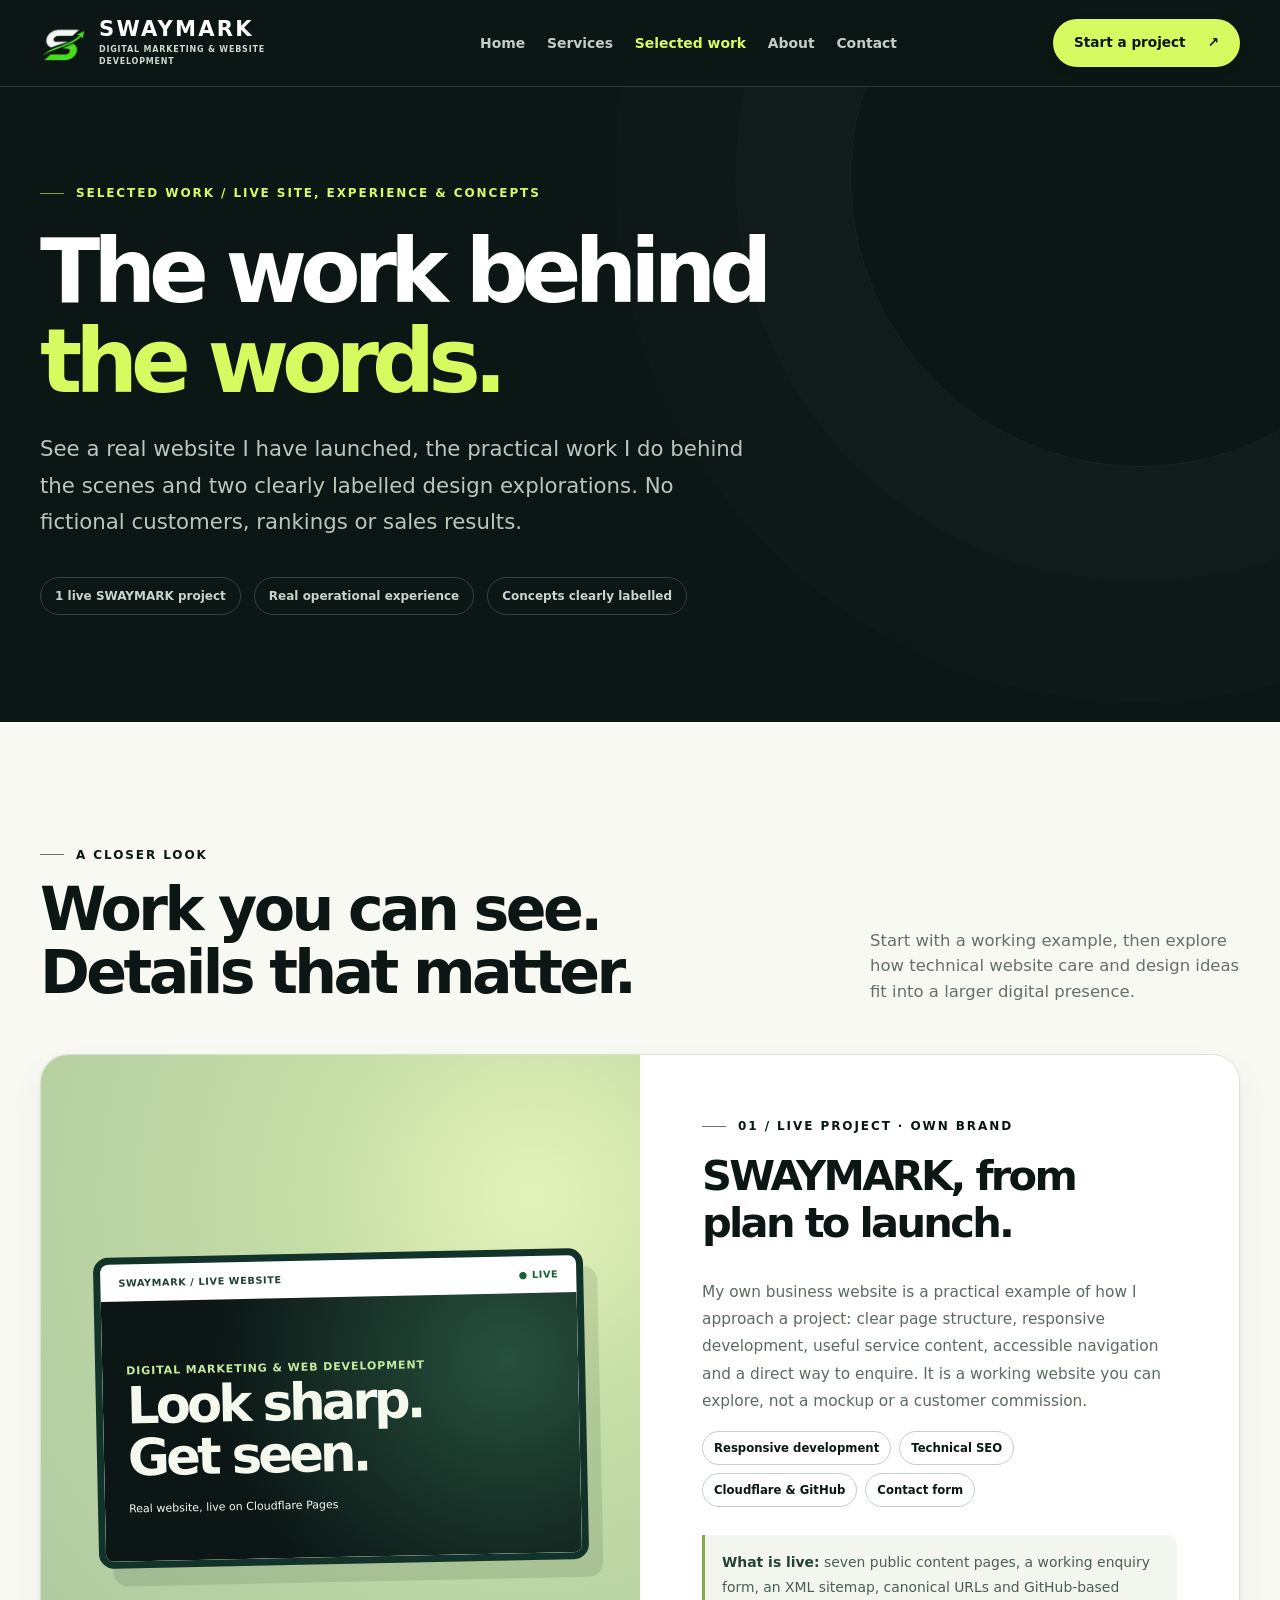
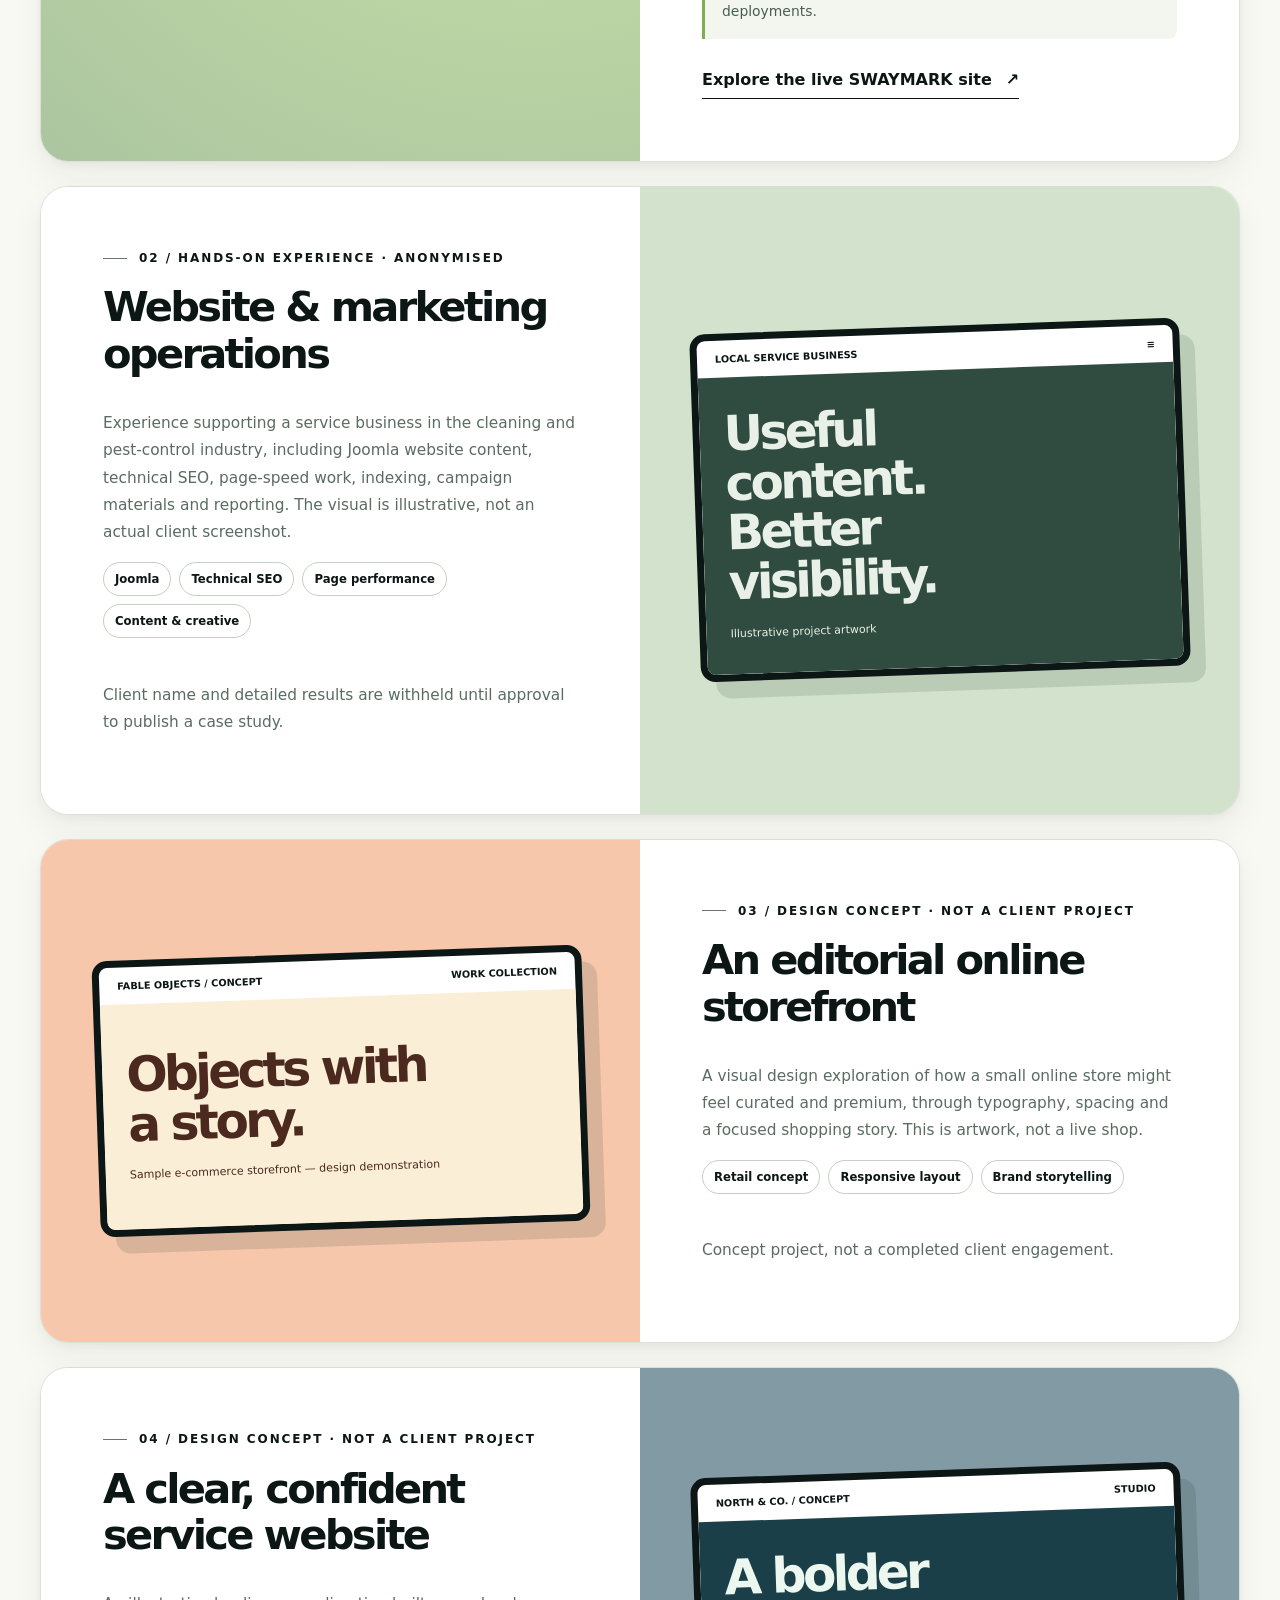
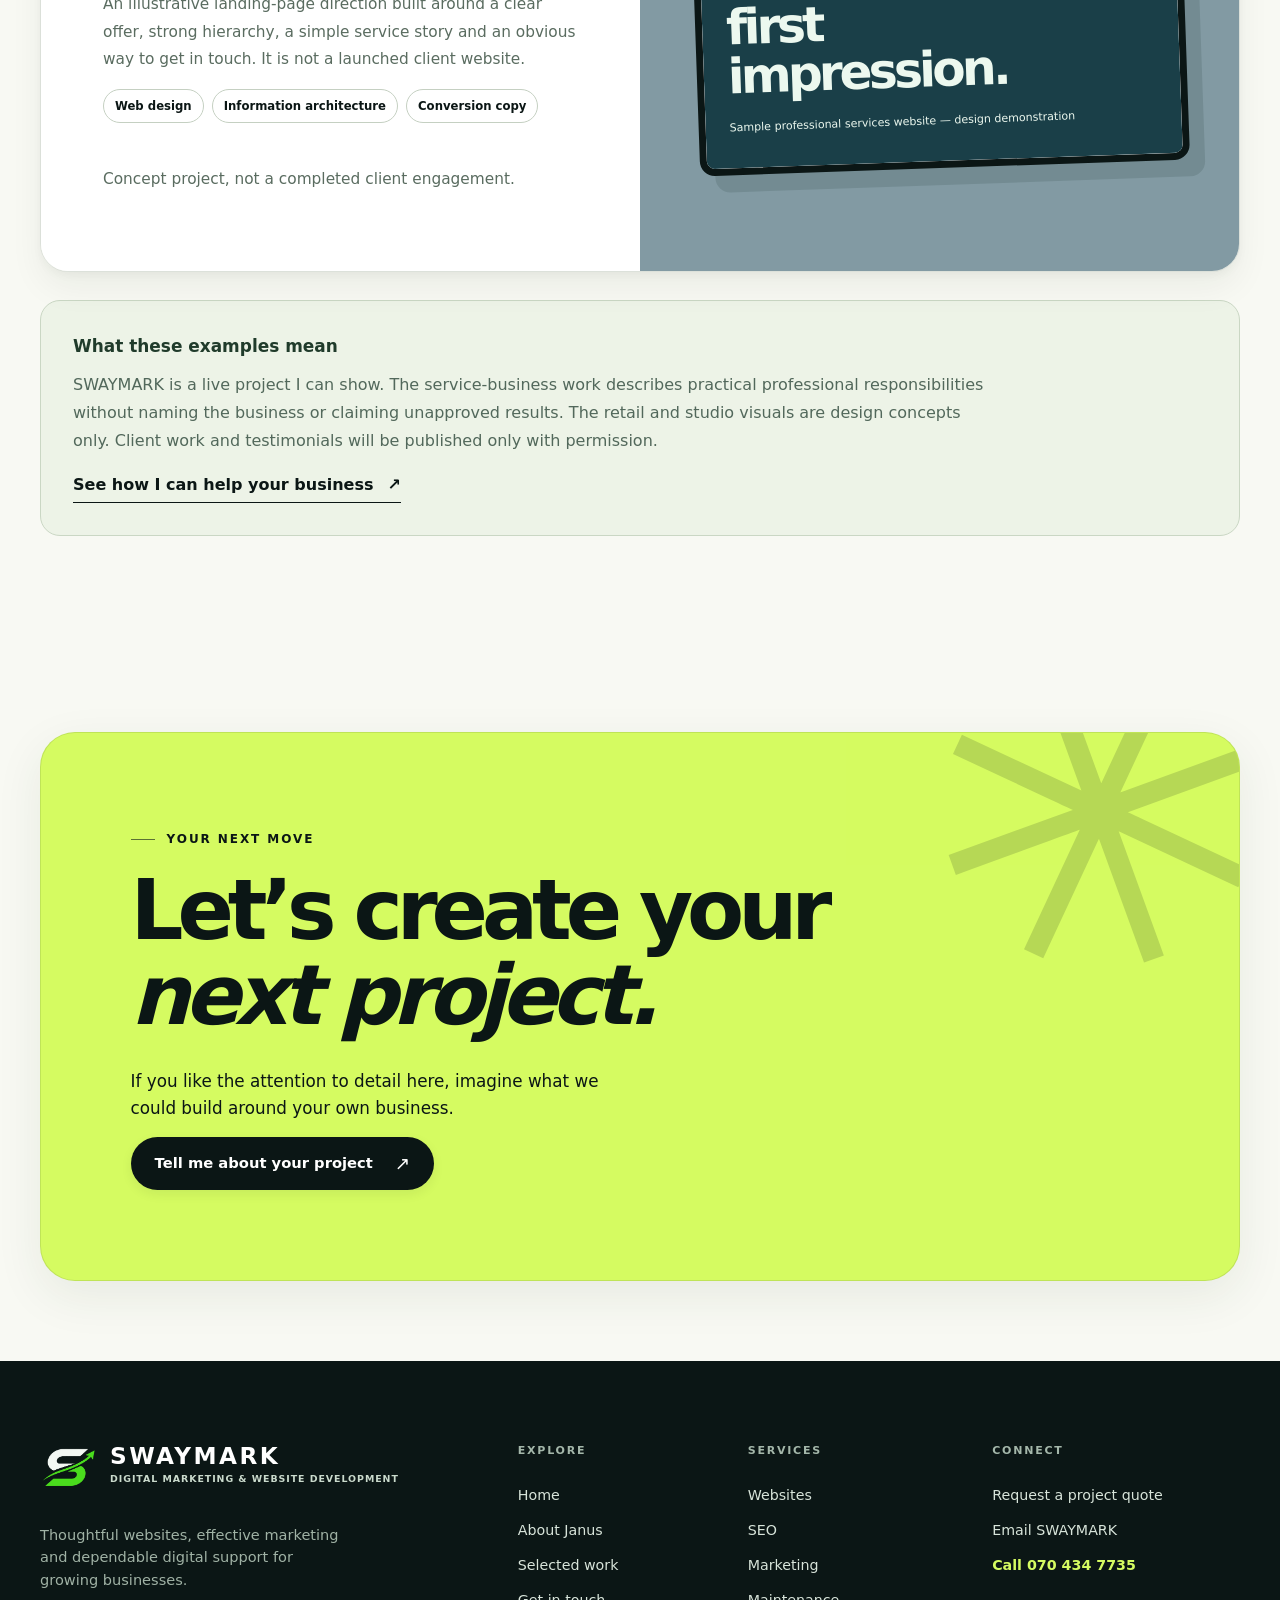
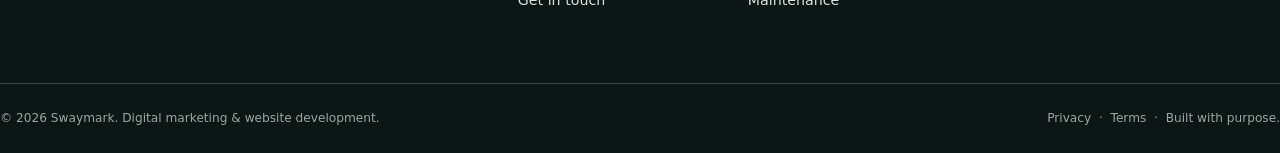
<file: work.html>
<!doctype html><html lang="en"><head>
<meta charset="utf-8"><meta name="viewport" content="width=device-width, initial-scale=1">
<meta name="theme-color" content="#0b1615"><meta name="color-scheme" content="light">
<title>Selected Website &amp; Marketing Work | Swaymark</title><meta name="description" content="Explore SWAYMARK's live website build, hands-on website and SEO experience, and clearly labelled design concepts. See what is real, what is illustrative and how I work.">
<meta name="robots" content="index,follow,max-image-preview:large">
<meta property="og:type" content="website">
<meta property="og:site_name" content="Swaymark"><meta property="og:title" content="Selected Website &amp; Marketing Work | Swaymark">
<meta property="og:description" content="Explore SWAYMARK's live website build, hands-on website and SEO experience, and clearly labelled design concepts. See what is real, what is illustrative and how I work.">
<meta name="twitter:title" content="Selected Website &amp; Marketing Work | Swaymark">
<meta name="twitter:description" content="Explore SWAYMARK's live website build, hands-on website and SEO experience, and clearly labelled design concepts. See what is real, what is illustrative and how I work.">
<link rel="icon" type="image/png" sizes="64x64" href="assets/favicon.png"><link rel="stylesheet" href="assets/styles.css">
<link rel="canonical" href="https://swaymark.pages.dev/work">
<meta property="og:url" content="https://swaymark.pages.dev/work">
<meta property="og:image" content="https://swaymark.pages.dev/assets/og-cover.png">
<meta property="og:image:width" content="1200"><meta property="og:image:height" content="630">
<meta property="og:image:alt" content="SWAYMARK digital marketing and website development">
<meta name="twitter:image" content="https://swaymark.pages.dev/assets/og-cover.png">
<meta name="twitter:card" content="summary_large_image">
<script type="application/ld+json">{"@context":"https://schema.org","@graph":[{"@type":"Organization","@id":"https://swaymark.pages.dev/#organization","name":"SWAYMARK","url":"https://swaymark.pages.dev/","email":"swaymark.studio@gmail.com","founder":{"@type":"Person","name":"Janus Oosthuizen"},"logo":"https://swaymark.pages.dev/assets/logo-mark.webp","description":"Website development, SEO, digital marketing and website support for businesses.","telephone":"070 434 7735"},{"@type":"WebSite","@id":"https://swaymark.pages.dev/#website","url":"https://swaymark.pages.dev/","name":"SWAYMARK","publisher":{"@id":"https://swaymark.pages.dev/#organization"}},{"@type":"WebPage","@id":"https://swaymark.pages.dev/work#webpage","url":"https://swaymark.pages.dev/work","name":"Selected Website & Marketing Work | Swaymark","isPartOf":{"@id":"https://swaymark.pages.dev/#website"},"about":{"@id":"https://swaymark.pages.dev/#organization"},"description":"Explore SWAYMARK's live website build, hands-on website and SEO experience, and clearly labelled design concepts. See what is real, what is illustrative and how I work."}]}</script>
</head><body><a class="skip-link" href="#main">Skip to main content</a>
<header class="site-header"><div class="container header-wrap">
  <a class="brand" href="/" aria-label="Swaymark home"><img class="brand-logo" src="assets/logo-mark.webp" width="47" height="47" alt=""><span class="brand-copy"><span class="brand-title">SWAYMARK</span><span class="brand-caption">DIGITAL MARKETING &amp; WEBSITE DEVELOPMENT</span></span></a>
  <nav aria-label="Main navigation"><ul class="nav-list" id="main-navigation" data-nav-list><li><a href="/">Home</a></li><li><a href="/services">Services</a></li><li><a href="/work" aria-current="page">Selected work</a></li><li><a href="/about">About</a></li><li><a href="/contact">Contact</a></li></ul></nav>
  <div class="nav-actions"><a class="btn header-cta" href="/contact">Start a project <span aria-hidden="true">↗</span></a><button class="menu-button" data-menu-toggle aria-label="Open navigation" aria-controls="main-navigation" aria-expanded="false"><span></span><span></span><span></span></button></div>
</div></header><main id="main"><section class="page-hero"><div class="container"><div class="page-hero-inner"><span class="eyebrow">Selected work / Live site, experience & concepts</span><h1>The work behind <span class="accent">the words.</span></h1><p>See a real website I have launched, the practical work I do behind the scenes and two clearly labelled design explorations. No fictional customers, rankings or sales results.</p><div class="page-subline"><span>1 live SWAYMARK project</span><span>Real operational experience</span><span>Concepts clearly labelled</span></div></div></div></section><section class="section"><div class="container"><div class="section-head"><div><span class="eyebrow">A closer look</span><h2>Work you can see.<br>Details that matter.</h2></div><p>Start with a working example, then explore how technical website care and design ideas fit into a larger digital presence.</p></div>
<div class="work-list">
<article class="project project-live reveal" id="swaymark-launch">
  <div class="project-visual signature" aria-hidden="true">
    <div class="concept-browser site-proof">
      <div class="concept-nav"><span>SWAYMARK / LIVE WEBSITE</span><span>● LIVE</span></div>
      <div class="concept-content signature-screen"><small>DIGITAL MARKETING &amp; WEB DEVELOPMENT</small><strong>Look sharp.<br>Get seen.</strong><small>Real website, live on Cloudflare Pages</small></div>
    </div>
  </div>
  <div class="project-copy">
    <span class="eyebrow">01 / LIVE PROJECT · OWN BRAND</span>
    <h2>SWAYMARK, from plan to launch.</h2>
    <p>My own business website is a practical example of how I approach a project: clear page structure, responsive development, useful service content, accessible navigation and a direct way to enquire. It is a working website you can explore, not a mockup or a customer commission.</p>
    <ul class="chip-list"><li>Responsive development</li><li>Technical SEO</li><li>Cloudflare &amp; GitHub</li><li>Contact form</li></ul>
    <p class="project-proof"><strong>What is live:</strong> seven public content pages, a working enquiry form, an XML sitemap, canonical URLs and GitHub-based deployments.</p>
    <a class="text-link" href="/">Explore the live SWAYMARK site <span aria-hidden="true">↗</span></a>
  </div>
</article>
<article class="project reveal"><div class="project-visual"><div class="concept-browser"><div class="concept-nav"><span>LOCAL SERVICE BUSINESS</span><span>≡</span></div><div class="concept-content"><strong>Useful content. Better visibility.</strong><small>Illustrative project artwork</small></div></div></div><div class="project-copy"><span class="eyebrow">02 / HANDS-ON EXPERIENCE · ANONYMISED</span><h2>Website & marketing operations</h2><p>Experience supporting a service business in the cleaning and pest-control industry, including Joomla website content, technical SEO, page-speed work, indexing, campaign materials and reporting. The visual is illustrative, not an actual client screenshot.</p><ul class="chip-list"><li>Joomla</li><li>Technical SEO</li><li>Page performance</li><li>Content & creative</li></ul><p class="note">Client name and detailed results are withheld until approval to publish a case study.</p></div></article>
<article class="project reveal"><div class="project-visual orange"><div class="concept-browser"><div class="concept-nav"><span>FABLE OBJECTS / CONCEPT</span><span>WORK COLLECTION</span></div><div class="concept-content alt"><strong>Objects with a story.</strong><small>Sample e-commerce storefront — design demonstration</small></div></div></div><div class="project-copy"><span class="eyebrow">03 / DESIGN CONCEPT · NOT A CLIENT PROJECT</span><h2>An editorial online storefront</h2><p>A visual design exploration of how a small online store might feel curated and premium, through typography, spacing and a focused shopping story. This is artwork, not a live shop.</p><ul class="chip-list"><li>Retail concept</li><li>Responsive layout</li><li>Brand storytelling</li></ul><p class="note">Concept project, not a completed client engagement.</p></div></article>
<article class="project reveal"><div class="project-visual navy"><div class="concept-browser"><div class="concept-nav"><span>NORTH & CO. / CONCEPT</span><span>STUDIO</span></div><div class="concept-content blue"><strong>A bolder first impression.</strong><small>Sample professional services website — design demonstration</small></div></div></div><div class="project-copy"><span class="eyebrow">04 / DESIGN CONCEPT · NOT A CLIENT PROJECT</span><h2>A clear, confident service website</h2><p>An illustrative landing-page direction built around a clear offer, strong hierarchy, a simple service story and an obvious way to get in touch. It is not a launched client website.</p><ul class="chip-list"><li>Web design</li><li>Information architecture</li><li>Conversion copy</li></ul><p class="note">Concept project, not a completed client engagement.</p></div></article>
</div><aside class="portfolio-disclosure" aria-label="About the examples"><strong>What these examples mean</strong><p>SWAYMARK is a live project I can show. The service-business work describes practical professional responsibilities without naming the business or claiming unapproved results. The retail and studio visuals are design concepts only. Client work and testimonials will be published only with permission.</p><a class="text-link" href="/services">See how I can help your business <span aria-hidden="true">↗</span></a></aside></div></section><section class="section-sm"><div class="container"><div class="cta-panel reveal"><span class="eyebrow">YOUR NEXT MOVE</span><h2>Let’s create your <em>next project.</em></h2><p>If you like the attention to detail here, imagine what we could build around your own business.</p><a class="btn btn-dark" href="/contact">Tell me about your project <span class="arrow" aria-hidden="true">↗</span></a></div></div></section></main><footer class="site-footer"><div class="container">
<div class="footer-main">
  <div class="footer-intro"><a class="brand" href="/" aria-label="Swaymark home"><img class="brand-logo footer-logo" src="assets/logo-mark.webp" width="58" height="58" alt=""><span class="brand-copy"><span class="brand-title">SWAYMARK</span><span class="brand-caption">DIGITAL MARKETING &amp; WEBSITE DEVELOPMENT</span></span></a><p>Thoughtful websites, effective marketing and dependable digital support for growing businesses.</p></div>
  <div><h3>Explore</h3><div class="footer-links"><a href="/">Home</a><a href="/about">About Janus</a><a href="/work">Selected work</a><a href="/contact">Get in touch</a></div></div>
  <div><h3>Services</h3><div class="footer-links"><a href="/services#web-design">Websites</a><a href="/services#seo">SEO</a><a href="/services#marketing">Marketing</a><a href="/services#maintenance">Maintenance</a></div></div>
  <div><h3>Connect</h3><div class="footer-links"><a href="/contact">Request a project quote</a><a href="mailto:swaymark.studio@gmail.com">Email SWAYMARK</a><a href="tel:0704347735" aria-label="Call SWAYMARK on 070 434 7735">Call 070 434 7735</a></div></div></div>
</div>
<div class="footer-bottom"><span>© <span data-year>2026</span> Swaymark. Digital marketing &amp; website development.</span><span><a href="/privacy">Privacy</a> &nbsp;·&nbsp; <a href="/terms">Terms</a> &nbsp;·&nbsp; Built with purpose.</span></div>
</div></footer><script src="assets/config.js" defer></script><script src="assets/script.js" defer></script></body></html>
</file>
<file: assets/styles.css>
/* SWAYMARK — independent digital studio | Lightweight, dependency-free styles */
:root {
  color-scheme: light;
  --ink: #0b1615;
  --ink-2: #142321;
  --ink-3: #20332f;
  --cream: #f7f7f1;
  --paper: #fffefa;
  --lime: #d5fb61;
  --lime-soft: #edfac4;
  --muted: #69746d;
  --line: #dce2da;
  --white: #ffffff;
  --radius-lg: 24px;
  --radius-xl: 34px;
  --container: 1240px;
  --sans: 'Inter', 'Segoe UI', system-ui, -apple-system, Arial, sans-serif;
}
*, *::before, *::after { box-sizing: border-box; }
html { scroll-behavior: smooth; scroll-padding-top: 100px; }
body { margin: 0; background: var(--cream); font-family: var(--sans); color: var(--ink); line-height: 1.55; -webkit-font-smoothing: antialiased; }
body.menu-open { overflow: hidden; }
::selection { color: var(--ink); background: var(--lime); }
a { color: inherit; text-decoration: none; }
button, input, textarea, select { font: inherit; }
button { cursor: pointer; }
img, svg { max-width: 100%; }
img { display: block; }
:focus-visible { outline: 3px solid var(--lime); outline-offset: 4px; }
.container { width: min(var(--container), calc(100% - 80px)); margin-inline: auto; }
.skip-link { position: absolute; z-index: 200; top: -100px; left: 16px; background: var(--lime); color: var(--ink); padding: 10px 16px; border-radius: 10px; }
.skip-link:focus { top: 16px; }
.eyebrow { font-size: .75rem; text-transform: uppercase; font-weight: 760; letter-spacing: .16em; display: inline-flex; gap: 12px; align-items: center; }
.eyebrow::before { content: ''; width: 24px; height: 1px; background: currentColor; opacity: .6; }
.label-number { font-size: .77rem; font-weight: 800; letter-spacing: .1em; }
.note { color: var(--muted); font-size: .91rem; }
.accent { color: var(--lime); }
.dark-section { color: var(--white); background: var(--ink); }
.section { padding: 116px 0; }
.section-sm { padding: 80px 0; }
.section-head { display: flex; align-items: end; justify-content: space-between; gap: 35px; margin-bottom: 50px; }
.section-head h2, .display-title { margin: 14px 0 0; max-width: 810px; font-size: clamp(2.4rem, 4.7vw, 4.9rem); line-height: 1.05; letter-spacing: -.06em; font-weight: 780; }
.section-head p { max-width: 370px; color: #647069; margin: 0; font-size: 1.03rem; }
.lead { font-size: clamp(1.05rem, 1.45vw, 1.25rem); line-height: 1.75; color: #5b6b62; }
.btn { display: inline-flex; align-items: center; justify-content: center; gap: 22px; min-height: 53px; padding: 14px 23px; font-size: .92rem; font-weight: 750; border-radius: 999px; border: 1px solid transparent; transition: transform .2s, background-color .2s, color .2s, border-color .2s; white-space: nowrap; }
.btn:hover { transform: translateY(-2px); }
.btn-lime { background: var(--lime); color: var(--ink); }
.btn-lime:hover { background: #e7ff9b; }
.btn-dark { background: var(--ink); color: white; }
.btn-dark:hover { background: #304541; }
.btn-ghost { border-color: #6a7b75; color: white; }
.btn-ghost:hover { background: rgba(255,255,255,.09); }
.btn-outline { border-color: #aebbb3; color: var(--ink); }
.btn-outline:hover { border-color: var(--ink); background: #f0f4e7; }
.arrow { font-size: 1.25em; font-weight: 400; line-height: 1; }
.text-link { display: inline-flex; gap: 14px; align-items: center; padding-bottom: 5px; font-weight: 780; border-bottom: 1px solid currentColor; transition: gap .2s; }
.text-link:hover { gap: 22px; }
/* Header and mobile navigation */
.site-header { position: relative; z-index: 30; background: var(--ink); color: #fff; border-bottom: 1px solid rgba(255,255,255,.11); }
.header-wrap { display: flex; justify-content: space-between; align-items: center; min-height: 86px; gap: 35px; }
.brand { display: inline-flex; align-items: center; gap: 14px; flex-shrink: 0; }
.brand-logo { display: block; height: 46px; width: auto; }
.brand-logo.footer-logo { height: 66px; }
.brand-copy { display: flex; flex-direction: column; gap: 3px; }
.brand-title { font-size: .86rem; line-height: 1; font-weight: 820; letter-spacing: .18em; text-transform: uppercase; color: var(--paper); }
.brand-caption { display: block; font-size: .56rem; letter-spacing: .19em; text-transform: uppercase; font-weight: 700; opacity: .68; }
.nav-list { list-style: none; display: flex; align-items: center; gap: 34px; padding: 0; margin: 0; }
.nav-list a { font-size: .9rem; font-weight: 660; color: #c3cec7; transition: color .2s; }
.nav-list a:hover, .nav-list a[aria-current="page"] { color: var(--lime); }
.nav-actions { display: flex; align-items: center; gap: 16px; }
.header-cta { background: var(--lime); color: var(--ink); padding: 12px 20px; min-height: 45px; font-size: .85rem; }
.menu-button { display: none; background: none; border: 1px solid rgba(255,255,255,.3); color: #fff; width: 45px; height: 45px; padding: 11px; border-radius: 11px; }
.menu-button span { display: block; height: 2px; background: currentColor; margin: 5px 0; transition: transform .2s, opacity .2s; }
/* Main hero */
.hero { position: relative; isolation: isolate; background: var(--ink); color: white; overflow: hidden; padding: 88px 0 112px; }
.hero::before { content: ''; position: absolute; inset: 0; z-index: -1; background: radial-gradient(ellipse 39% 38% at 82% 45%, rgba(169,241,65,.12), transparent 80%), linear-gradient(155deg, transparent 50%, rgba(255,255,255,.015)); }
.hero::after { content: ''; position: absolute; width: 590px; height: 590px; border: 1px solid rgba(255,255,255,.07); border-radius: 50%; right: -250px; top: -320px; pointer-events: none; }
.hero-grid { display: grid; grid-template-columns: 1.05fr .95fr; gap: 45px; align-items: center; min-height: 605px; }
.hero-kicker { display: flex; align-items: center; gap: 14px; color: #c1cfc5; font-size: .78rem; letter-spacing: .14em; text-transform: uppercase; font-weight: 720; }
.hero-kicker .pulse { width: 9px; height: 9px; border-radius: 50%; background: var(--lime); box-shadow: 0 0 0 6px rgba(213,251,97,.12); }
.hero h1 { font-size: clamp(3.7rem, 6.9vw, 7rem); line-height: .99; letter-spacing: -.085em; max-width: 740px; margin: 30px 0; font-weight: 790; }
.hero h1 .serif-word { font-family: Georgia, 'Times New Roman', serif; font-style: italic; font-weight: 400; letter-spacing: -.075em; }
.hero-copy { color: #bdccc3; font-size: 1.1rem; max-width: 570px; margin-bottom: 31px; line-height: 1.82; }
.hero-actions { display: flex; gap: 12px; flex-wrap: wrap; }
.hero-meta { display: flex; gap: 33px; align-items: center; margin-top: 47px; color: #aebfb5; font-size: .83rem; }
.hero-meta > span { display: flex; gap: 9px; align-items: center; }
.hero-meta strong { display: block; color: white; font-size: .87rem; }
.hero-visual { position: relative; min-height: 600px; display: grid; place-items: center; }
.hero-glow { position: absolute; width: min(470px, 95%); height: 470px; border-radius: 50%; background: var(--lime); filter: blur(64px); opacity: .095; }
.hero-orbit { position: absolute; inset: 6% 0 8%; border: 1px dashed rgba(214,255,132,.21); border-radius: 50%; transform: rotate(-18deg); }
.hero-orbit::before { content: '+'; color: var(--lime); font-size: 2.2rem; position: absolute; top: 12%; right: 19%; }
.hero-orbit::after { content: '✳'; color: rgba(255,255,255,.5); font-size: 2.2rem; position: absolute; bottom: 8%; left: 18%; }
.browser-window { position: relative; width: min(480px, 100%); overflow: hidden; background: var(--paper); color: var(--ink); border-radius: 16px; box-shadow: 0 30px 90px rgba(0,0,0,.41), 0 0 0 1px rgba(255,255,255,.2); transform: rotate(-4deg); }
.browser-top { height: 40px; background: #eeefe8; border-bottom: 1px solid #daddd4; padding: 0 18px; display: flex; justify-content: space-between; align-items: center; }
.browser-dots { display: flex; gap: 5px; }
.browser-dots i { width: 8px; height: 8px; background: #c4c7be; border-radius: 50%; }
.browser-address { font-size: .64rem; color: #6b7970; letter-spacing: .04em; }
.mock-top { padding: 23px 26px; display: flex; align-items: center; justify-content: space-between; }
.mock-logo { font-size: 1.2rem; letter-spacing: -.075em; font-weight: 890; }
.mock-links { font-size: .58rem; color: #657269; word-spacing: 9px; }
.mock-hero { background: #e7eee0; margin: 0 13px 13px; min-height: 360px; border-radius: 9px; display: grid; grid-template-columns: 1.03fr .97fr; overflow: hidden; }
.mock-message { display: flex; justify-content: center; flex-direction: column; padding: 25px 0 25px 26px; }
.mock-overline { font-size: .55rem; letter-spacing: .12em; font-weight: 850; }
.mock-headline { margin: 15px 0; max-width: 160px; font-size: clamp(1.9rem, 2.5vw, 2.9rem); letter-spacing: -.075em; line-height: .98; font-weight: 850; }
.mock-rule { width: 60px; height: 5px; background: var(--ink); border-radius: 5px; }
.mock-graphic { position: relative; overflow: hidden; }
.mock-graphic .shape-one { position: absolute; background: #fe7f54; width: 280px; height: 280px; border-radius: 100%; top: 32px; left: 10px; }
.mock-graphic .shape-two { position: absolute; background: #9dc25b; border: 30px solid var(--ink); width: 230px; height: 230px; border-radius: 50%; top: 110px; left: 0; }
.mock-graphic .shape-three { position: absolute; background: #e6f1e7; width: 120px; height: 100px; transform: rotate(-26deg); top: 37px; right: -32px; }
.mock-bottom { display: grid; grid-template-columns: repeat(3, 1fr); gap: 10px; padding: 8px 25px 22px; }
.mock-bottom div { border-top: 1px solid #cbd5c6; padding-top: 8px; font-size: .51rem; text-transform: uppercase; letter-spacing: .06em; font-weight: 750; }
.float-tag { position: absolute; z-index: 5; padding: 16px 20px; border-radius: 15px; box-shadow: 0 18px 40px rgba(0,0,0,.23); font-weight: 780; }
.float-tag .small { display: block; font-size: .57rem; font-weight: 780; letter-spacing: .13em; text-transform: uppercase; opacity: .65; margin-bottom: 2px; }
.float-tag-top { right: -12px; top: 60px; background: var(--lime); color: var(--ink); transform: rotate(7deg); }
.float-tag-bottom { left: -25px; bottom: 80px; background: var(--paper); color: var(--ink); transform: rotate(4deg); }
.hero-scroll { display: flex; align-items: center; justify-content: space-between; color: #73897e; border-top: 1px solid rgba(255,255,255,.1); padding-top: 24px; font-size: .72rem; font-weight: 700; letter-spacing: .12em; text-transform: uppercase; }
.hero-scroll a:hover { color: var(--lime); }
/* Marquee/static capabilities */
.capability-bar { background: var(--lime); color: var(--ink); padding: 21px 0; overflow: hidden; }
.capability-list { display: flex; justify-content: space-between; gap: 30px; align-items: center; white-space: nowrap; }
.capability-list span { font-weight: 850; text-transform: uppercase; font-size: .82rem; letter-spacing: .12em; }
.capability-list b { font-size: 1.35rem; font-weight: 400; }
/* Cards and section layouts */
.services-grid { display: grid; grid-template-columns: repeat(3, 1fr); gap: 15px; }
.service-card { position: relative; display: flex; flex-direction: column; min-height: 290px; padding: 28px; border-radius: var(--radius-lg); background: var(--paper); border: 1px solid var(--line); transition: transform .23s, box-shadow .23s, border-color .23s; }
.service-card:hover { transform: translateY(-5px); box-shadow: 0 19px 40px rgba(9,24,18,.07); border-color: #b5c9b8; }
.service-card.featured { background: var(--lime-soft); border-color: #dde8be; }
.service-card.dark { background: var(--ink-2); color: white; border-color: var(--ink-2); }
.card-top { display: flex; align-items: flex-start; justify-content: space-between; margin-bottom: auto; }
.card-symbol { display: inline-grid; place-items: center; width: 54px; height: 54px; border-radius: 14px; background: #ebf0e7; color: var(--ink); font-size: 1.65rem; }
.featured .card-symbol { background: rgba(255,255,255,.55); }
.dark .card-symbol { background: #29443d; color: var(--lime); }
.card-count { font-size: .72rem; color: #768278; letter-spacing: .08em; font-weight: 760; }
.dark .card-count { color: #aabbb1; }
.service-card h3 { font-size: 1.5rem; line-height: 1.18; letter-spacing: -.045em; margin: 29px 0 12px; }
.service-card p { font-size: .93rem; color: #647168; max-width: 310px; margin: 0; }
.service-card.dark p { color: #b8c6bd; }
.card-bottom { display: flex; align-items: center; justify-content: space-between; margin-top: 20px; }
.card-bottom span { font-size: .76rem; text-transform: uppercase; letter-spacing: .11em; font-weight: 800; }
.card-arrow { display: grid; place-items: center; border: 1px solid currentColor; width: 32px; height: 32px; border-radius: 50%; font-size: 1.15rem; }
.band-head { display: grid; grid-template-columns: .8fr 1.2fr; gap: 70px; align-items: start; }
.band-head h2 { font-size: clamp(2.6rem, 4vw, 4.45rem); line-height: 1.08; letter-spacing: -.055em; margin: 18px 0 25px; }
.band-head p { max-width: 570px; color: #bbcac0; font-size: 1.04rem; line-height: 1.8; }
.process-grid { margin-top: 65px; display: grid; grid-template-columns: repeat(4, 1fr); gap: 18px; }
.process-step { padding: 22px 20px 0 0; border-top: 1px solid #4b5a51; }
.process-step .step-num { color: var(--lime); font-size: .76rem; font-weight: 800; letter-spacing: .1em; }
.process-step h3 { font-size: 1.38rem; letter-spacing: -.035em; margin: 24px 0 8px; }
.process-step p { font-size: .93rem; color: #aabbaf; margin: 0; }
.work-feature { display: grid; grid-template-columns: 1.05fr .95fr; min-height: 490px; background: #e8ece5; border: 1px solid #d9e0d7; border-radius: 30px; overflow: hidden; }
.work-art { padding: 45px; background: #c4d8be; display: grid; place-items: center; overflow: hidden; position: relative; }
.work-art::before { content: ''; width: 460px; height: 460px; border: 1px solid rgba(15,38,29,.2); border-radius: 50%; position: absolute; right: -220px; bottom: -220px; }
.work-desktop { position: relative; z-index: 1; width: 100%; max-width: 480px; background: #f8f9f4; border: 8px solid #20302a; border-radius: 13px; box-shadow: 18px 22px 0 rgba(28,60,43,.15); overflow: hidden; transform: rotate(-3deg); }
.work-desktop-top { background: #fff; padding: 12px 20px; display: flex; justify-content: space-between; font-size: .66rem; font-weight: 850; }
.work-desktop-image { height: 215px; padding: 25px; background: linear-gradient(115deg, rgba(12,27,17,.85), rgba(20,72,50,.8)), radial-gradient(circle at 70% 40%, #9cce60, #1d4b38); color: #fff; }
.work-desktop-image strong { max-width: 230px; font-size: 2.3rem; line-height: 1; display: block; letter-spacing: -.06em; }
.work-desktop-image span { display: block; margin-top: 15px; font-size: .74rem; color: #d6e1cf; }
.work-tile-row { display: flex; gap: 8px; background: #f7f9f4; padding: 12px; }
.work-tile-row span { display: block; background: #dce8d2; border-radius: 4px; height: 47px; flex: 1; }
.work-copy { padding: clamp(30px, 5vw, 67px); display: flex; flex-direction: column; align-items: flex-start; justify-content: center; }
.work-copy h3 { font-size: clamp(2.2rem, 3.7vw, 3.7rem); letter-spacing: -.06em; line-height: 1.07; margin: 24px 0; }
.work-copy p { font-size: 1rem; color: #5d6d60; line-height: 1.8; margin: 0 0 20px; }
.chip-list { display: flex; flex-wrap: wrap; gap: 8px; padding: 0; margin: 0 0 28px; list-style: none; }
.chip-list li { border-radius: 30px; border: 1px solid #c5d0c2; padding: 7px 11px; font-size: .73rem; font-weight: 740; }
.offer-grid { display: grid; grid-template-columns: repeat(3, 1fr); gap: 15px; }
.offer { border: 1px solid var(--line); border-radius: var(--radius-lg); padding: 31px; background: white; min-height: 340px; display: flex; flex-direction: column; }
.offer:nth-child(2) { background: #ecf4dc; }
.offer h3 { font-size: 1.68rem; line-height: 1.12; letter-spacing: -.05em; margin: 21px 0 9px; }
.offer p { color: #67736a; font-size: .94rem; }
.offer ul { list-style: none; padding: 0; margin: 17px 0 28px; display: grid; gap: 10px; }
.offer li { font-size: .86rem; display: flex; gap: 9px; align-items: start; }
.offer li::before { content: '↗'; font-weight: 850; }
.offer .text-link { margin-top: auto; align-self: flex-start; }
/* Instagram & personal */
.social-panel { display: grid; grid-template-columns: 1fr 1fr; overflow: hidden; border-radius: 30px; background: #e9ecdF; border: 1px solid #dce3d4; }
.social-copy { padding: clamp(31px, 5vw, 70px); display: flex; flex-direction: column; justify-content: center; align-items: flex-start; }
.social-copy h2 { font-size: clamp(2.4rem, 4.5vw, 4.8rem); line-height: 1.05; letter-spacing: -.065em; margin: 15px 0; }
.social-copy p { color: #526159; max-width: 455px; font-size: 1rem; }
.social-collage { min-height: 440px; background: #16251f; padding: 35px; display: grid; grid-template-columns: 1fr 1fr; gap: 14px; transform: translateZ(0); }
.social-tile { overflow: hidden; border-radius: 14px; padding: 20px; min-height: 160px; }
.social-tile:nth-child(1) { background: var(--lime); color: #0e2113; transform: rotate(-4deg); }
.social-tile:nth-child(2) { background: #f4b68b; color: #3b2014; transform: rotate(4deg); }
.social-tile:nth-child(3) { background: #d5ddd0; color: var(--ink); transform: rotate(3deg); }
.social-tile:nth-child(4) { background: #829ab0; color: #102431; transform: rotate(-4deg); }
.social-tile small { display: block; text-transform: uppercase; font-weight: 840; letter-spacing: .13em; font-size: .6rem; }
.social-tile strong { display: block; font-size: clamp(1.28rem, 2.4vw, 2.4rem); line-height: 1.03; letter-spacing: -.065em; margin-top: 25px; }
.social-tile svg { margin-top: 10px; }
/* FAQ */
.faq-layout { display: grid; grid-template-columns: .75fr 1.25fr; gap: 80px; }
.faq-layout h2 { font-size: clamp(2.5rem, 4vw, 4.1rem); line-height: 1.08; letter-spacing: -.06em; margin-top: 14px; }
.faq-layout > div > p { color: #657169; max-width: 330px; }
.faq-list { border-top: 1px solid var(--line); }
.faq-list details { border-bottom: 1px solid var(--line); padding: 20px 0; }
.faq-list summary { display: flex; cursor: pointer; list-style: none; align-items: center; justify-content: space-between; gap: 18px; font-size: 1.08rem; font-weight: 760; }
.faq-list summary::-webkit-details-marker { display: none; }
.faq-list summary::after { content: '+'; display: grid; place-items: center; width: 32px; height: 32px; flex: 0 0 32px; border-radius: 50%; background: #e8eee3; font-size: 1.36rem; font-weight: 400; }
.faq-list details[open] summary::after { content: '−'; background: var(--lime); }
.faq-list p { max-width: 640px; color: #627168; font-size: .94rem; line-height: 1.8; margin: 14px 0 0; }
/* Main callout and footer */
.cta-panel { position: relative; overflow: hidden; border-radius: 35px; padding: clamp(40px, 7vw, 90px); background: var(--lime); color: var(--ink); }
.cta-panel::after { content: '✳'; position: absolute; font-size: 27rem; line-height: 1; font-weight: 400; top: -130px; right: -45px; opacity: .15; transform: rotate(-20deg); pointer-events: none; }
.cta-panel h2 { position: relative; z-index: 1; max-width: 850px; font-size: clamp(2.8rem, 6.5vw, 6.7rem); font-weight: 820; line-height: 1.02; letter-spacing: -.073em; margin: 20px 0 30px; }
.cta-panel p { max-width: 500px; font-size: 1.05rem; }
.cta-panel .btn { position: relative; z-index: 2; }
.site-footer { background: var(--ink); color: #f4f8ed; padding: 75px 0 25px; }
.footer-main { display: grid; grid-template-columns: 1.45fr .6fr .65fr .85fr; gap: 55px; padding-bottom: 72px; }
.footer-intro p { max-width: 310px; color: #a0b2a5; font-size: .91rem; margin-top: 25px; }
.footer-main h3 { text-transform: uppercase; font-size: .69rem; letter-spacing: .16em; color: #a4b7aa; margin: 6px 0 25px; }
.footer-links { display: grid; gap: 13px; }
.footer-links a { font-size: .89rem; color: #d8e4da; }
.footer-links a:hover { color: var(--lime); }
.footer-bottom { display: flex; align-items: center; justify-content: space-between; border-top: 1px solid #344640; padding-top: 25px; color: #96aa9e; font-size: .76rem; gap: 20px; }
.footer-bottom a:hover { color: var(--lime); }
/* Interior page elements */
.page-hero { position: relative; overflow: hidden; background: var(--ink); color: #fff; padding: 90px 0 107px; }
.page-hero::after { content: ''; pointer-events: none; position: absolute; border: 1px solid rgba(222,255,150,.09); width: 580px; height: 580px; border-radius: 50%; right: -150px; top: -200px; box-shadow: 0 0 0 115px rgba(255,255,255,.014), 0 0 0 235px rgba(255,255,255,.012); }
.page-hero-inner { position: relative; z-index: 1; max-width: 940px; }
.page-hero h1 { margin: 24px 0; font-size: clamp(3.1rem, 6.9vw, 6.9rem); line-height: 1.02; letter-spacing: -.08em; }
.page-hero p { color: #b7c9bd; font-size: clamp(1.1rem, 1.8vw, 1.33rem); max-width: 720px; line-height: 1.72; }
.page-hero .eyebrow { color: var(--lime); }
.page-subline { margin-top: 36px; display: flex; gap: 13px; flex-wrap: wrap; }
.page-subline span { padding: 9px 14px; border: 1px solid #34463c; border-radius: 50px; font-size: .75rem; color: #c6d6c9; font-weight: 740; }
.detail-grid { display: grid; grid-template-columns: repeat(2, 1fr); gap: 16px; }
.detail-card { background: white; padding: 38px; border: 1px solid var(--line); border-radius: 25px; }
.detail-card.emphasis { background: var(--lime-soft); }
.detail-card h2 { font-size: clamp(1.85rem, 2.65vw, 2.8rem); letter-spacing: -.06em; line-height: 1.1; margin: 20px 0; }
.detail-card p { color: #596c60; }
.detail-card ul { padding-left: 18px; color: #4e6054; line-height: 1.9; }
.detail-card .icon-title { font-size: 2.4rem; font-weight: 760; letter-spacing: -.1em; color: #37483b; }
.detail-card small { font-size: .7rem; text-transform: uppercase; letter-spacing: .12em; font-weight: 780; color: #67766a; }
.work-list { display: grid; gap: 24px; }
.project { display: grid; grid-template-columns: 1fr 1fr; border-radius: 28px; overflow: hidden; border: 1px solid #d5ded3; min-height: 360px; }
.project:nth-child(even) .project-visual { order: 2; }
.project-copy { background: white; padding: clamp(30px, 5vw, 62px); display: flex; flex-direction: column; align-items: flex-start; justify-content: center; }
.project-copy h2 { font-size: clamp(2rem, 3.25vw, 3.5rem); letter-spacing: -.065em; line-height: 1.12; margin: 17px 0; }
.project-copy p { color: #5a6c60; font-size: .96rem; line-height: 1.78; }
.project-visual { padding: 35px; background: #d3e2cc; display: grid; place-items: center; }
.project-visual.orange { background: #f6c7ab; }
.project-visual.navy { background: #829aa3; }
.concept-browser { border: 7px solid var(--ink); border-radius: 15px; width: 100%; max-width: 490px; background: #fff; box-shadow: 15px 17px 0 rgba(12,34,24,.12); overflow: hidden; transform: rotate(-2deg); }
.concept-nav { display: flex; justify-content: space-between; align-items: center; padding: 11px 18px; font-size: .61rem; font-weight: 850; }
.concept-content { padding: 32px 24px; min-height: 225px; background: #304b3f; color: #e9f0e7; display: grid; align-content: center; }
.concept-content.alt { background: #fbeed7; color: #4b291e; }
.concept-content.blue { background: #1a3f48; color: #ecf8ef; }
.concept-content strong { max-width: 310px; font-size: clamp(2rem, 3.8vw, 3.9rem); letter-spacing: -.075em; line-height: 1.02; }
.concept-content small { font-size: .69rem; margin-top: 17px; }
.about-layout { display: grid; grid-template-columns: .8fr 1.2fr; gap: 85px; align-items: center; }
.profile-art { position: relative; background: #cbe69f; border-radius: 28px; min-height: 560px; overflow: hidden; display: grid; place-items: center; }
.profile-art::before { content: ''; position: absolute; border: 1px solid rgba(8,30,18,.2); width: 470px; height: 470px; border-radius: 50%; }
.profile-art::after { content: ''; position: absolute; border: 1px solid rgba(8,30,18,.14); width: 570px; height: 570px; border-radius: 50%; }
.profile-art span { font-size: clamp(10rem, 23vw, 23rem); font-weight: 850; line-height: .7; letter-spacing: -.13em; color: #243b2c; padding-right: 20px; transform: rotate(-10deg); }
.profile-art-tag { position: absolute; z-index: 1; left: 22px; bottom: 22px; padding: 16px 20px; border-radius: 13px; background: var(--ink); color: #fff; font-size: .8rem; font-weight: 740; }
.about-layout h2 { font-size: clamp(2.5rem, 4.1vw, 4.4rem); line-height: 1.09; letter-spacing: -.07em; margin: 15px 0 25px; }
.about-layout p { color: #5e6d61; font-size: 1rem; line-height: 1.84; }
.values-grid { display: grid; grid-template-columns: repeat(3, 1fr); gap: 18px; }
.value-card { border-top: 1px solid #bbc9b9; padding: 25px 25px 0 0; }
.value-card span { color: #647a67; font-weight: 810; font-size: .75rem; }
.value-card h3 { font-size: 1.4rem; line-height: 1.2; margin: 19px 0 9px; letter-spacing: -.04em; }
.value-card p { color: #617267; font-size: .91rem; }
.contact-layout { display: grid; grid-template-columns: .72fr 1.28fr; gap: 85px; align-items: start; }
.contact-intro h2 { font-size: clamp(2.4rem, 4vw, 4rem); line-height: 1.08; letter-spacing: -.06em; margin: 19px 0; }
.contact-intro p { color: #627268; }
.contact-panel { border: 1px solid #e0e5d8; background: #fff; border-radius: 30px; padding: clamp(25px, 4vw, 48px); }
.contact-panel h2 { margin: 0 0 10px; font-size: 2.1rem; letter-spacing: -.055em; }
.contact-panel > p { margin-top: 0; color: #68776a; font-size: .9rem; }
.form-grid { display: grid; grid-template-columns: 1fr 1fr; gap: 20px; margin: 28px 0; }
.field { display: grid; gap: 8px; }
.field.full { grid-column: 1 / -1; }
.field label { font-weight: 730; font-size: .83rem; }
.field label .req { color: #52681e; }
.field input, .field select, .field textarea { width: 100%; border-radius: 12px; background: #fbfcf8; color: var(--ink); border: 1px solid #d6e0d4; padding: 14px 15px; min-height: 51px; outline: 0; }
.field input:focus, .field select:focus, .field textarea:focus { border-color: #8eab4d; box-shadow: 0 0 0 3px #e4f3be; }
.field textarea { resize: vertical; min-height: 134px; }
.field input::placeholder, .field textarea::placeholder { color: #87928b; }
.form-actions { display: flex; flex-wrap: wrap; gap: 14px; align-items: center; }
.form-actions p { color: #6c7b70; font-size: .79rem; max-width: 390px; margin: 0; }
.form-status { display: none; padding: 15px 18px; background: #eaf7d6; border: 1px solid #bcd68f; border-radius: 12px; color: #26391c; margin: 20px 0 0; font-size: .9rem; white-space: pre-line; }
.form-status.visible { display: block; }
.form-status.error { background: #fff1e6; border-color: #e7b392; color: #5a3623; }
.contact-points { display: grid; gap: 18px; margin-top: 40px; }
.contact-point { padding-top: 19px; border-top: 1px solid var(--line); }
.contact-point strong { display: block; font-size: .79rem; text-transform: uppercase; letter-spacing: .1em; }
.contact-point p, .contact-point a { color: #5c6d61; font-size: .98rem; }
.legal { max-width: 790px; }
.legal h2 { font-size: 1.7rem; letter-spacing: -.04em; margin-top: 37px; }
.legal p, .legal li { line-height: 1.85; color: #526559; }
.legal a { text-decoration: underline; text-underline-offset: 3px; }
.notice { border-left: 4px solid #9fbd59; background: #ecf5de; padding: 15px 20px; border-radius: 0 11px 11px 0; margin-bottom: 28px; }
.notice strong { display: block; margin-bottom: 6px; }
/* Reveal effect: still visible without JS */
.has-js .reveal { opacity: 0; transform: translateY(19px); transition: opacity .65s ease, transform .65s ease; }
.has-js .reveal.in-view { opacity: 1; transform: none; }
@media (max-width: 1080px) {
  .container { width: min(var(--container), calc(100% - 56px)); }
  .nav-list { gap: 19px; }
  .hero-grid { gap: 20px; }
  .hero h1 { font-size: clamp(3.5rem, 6.4vw, 5.9rem); }
  .float-tag-bottom { left: 0; }
  .footer-main { grid-template-columns: 1.4fr .65fr .65fr; }
  .footer-main > div:last-child { grid-column: 2 / 4; }
  .about-layout, .contact-layout { gap: 40px; }
}
@media (max-width: 850px) {
  .container { width: min(var(--container), calc(100% - 42px)); }
  .section { padding: 85px 0; }
  .hero { padding: 70px 0 60px; }
  .hero-grid { grid-template-columns: 1fr; }
  .hero h1 { max-width: 700px; font-size: clamp(3.5rem, 9vw, 6.1rem); }
  .hero-visual { min-height: 510px; width: min(610px, 100%); margin: 0 auto; }
  .hero-orbit { inset: 0 10%; }
  .browser-window { width: min(460px, 83%); }
  .float-tag-top { right: 3%; }
  .float-tag-bottom { left: 4%; bottom: 42px; }
  .services-grid, .offer-grid, .values-grid { grid-template-columns: repeat(2, 1fr); }
  .band-head, .faq-layout, .about-layout, .contact-layout { grid-template-columns: 1fr; }
  .process-grid { grid-template-columns: repeat(2, 1fr); }
  .work-feature, .project, .social-panel { grid-template-columns: 1fr; }
  .work-art { min-height: 395px; }
  .social-collage { min-height: 340px; }
  .profile-art { min-height: 360px; }
  .footer-main { grid-template-columns: repeat(3, 1fr); gap: 35px; }
  .footer-main .footer-intro { grid-column: 1 / -1; }
  .footer-main > div:last-child { grid-column: auto; }
  .project:nth-child(even) .project-visual { order: 0; }
  .project-copy { order: 1; }
  .page-hero { padding: 77px 0 88px; }
}
@media (max-width: 700px) {
  .header-wrap { min-height: 72px; }
  .nav-actions .header-cta { display: none; }
  .menu-button { display: block; }
  .nav-list { position: absolute; left: 0; right: 0; top: 72px; display: none; background: var(--ink-2); padding: 22px; flex-direction: column; align-items: stretch; gap: 0; border-top: 1px solid #354640; box-shadow: 0 20px 30px rgba(0,0,0,.2); }
  .nav-list.open { display: flex; }
  .nav-list li a { display: block; padding: 12px 7px; font-size: 1.04rem; }
  .section-head { display: block; }
  .section-head p { margin-top: 20px; }
  .services-grid, .offer-grid, .values-grid, .detail-grid { grid-template-columns: 1fr; }
  .service-card { min-height: 260px; }
  .hero h1 { font-size: clamp(3.2rem, 11.6vw, 5rem); }
  .hero-meta { flex-wrap: wrap; gap: 20px; }
  .hero-visual { min-height: 400px; }
  .browser-window { width: min(410px, 92%); }
  .mock-hero { min-height: 270px; }
  .mock-graphic .shape-one { width: 230px; height: 230px; }
  .mock-graphic .shape-two { width: 185px; height: 185px; }
  .mock-headline { font-size: 1.75rem; }
  .float-tag { padding: 10px 14px; font-size: .78rem; }
  .float-tag-top { right: 0; top: 21px; }
  .float-tag-bottom { left: 0; bottom: 24px; }
  .capability-list { width: 950px; }
  .work-art { padding: 22px; min-height: 320px; }
  .work-copy { padding: 38px 26px; }
  .social-copy { padding: 38px 27px; }
  .social-collage { min-height: 330px; padding: 22px; }
  .cta-panel { padding: 47px 28px; }
  .cta-panel h2 { font-size: clamp(2.7rem, 11vw, 5rem); }
  .cta-panel::after { font-size: 16rem; top: 25px; right: -60px; }
  .footer-main { grid-template-columns: 1fr 1fr; }
  .footer-main .footer-intro { grid-column: 1 / -1; }
  .footer-bottom { flex-direction: column; align-items: start; }
  .form-grid { grid-template-columns: 1fr; }
  .contact-panel { padding: 27px 20px; }
}
@media (max-width: 420px) {
  .container { width: calc(100% - 32px); }
  .hero { padding-top: 53px; }
  .hero h1 { font-size: clamp(3.02rem, 12.3vw, 4.1rem); }
  .hero-copy { font-size: .98rem; }
  .hero-visual { min-height: 335px; }
  .mock-hero { min-height: 225px; }
  .mock-top { padding: 15px; }
  .mock-message { padding: 10px 0 10px 13px; }
  .mock-headline { font-size: 1.5rem; }
  .mock-bottom { padding: 6px 13px 14px; }
  .mock-graphic .shape-one { width: 170px; height: 170px; }
  .mock-graphic .shape-two { width: 145px; height: 145px; border-width: 19px; }
  .browser-top { height: 32px; }
  .social-tile { min-height: 130px; padding: 13px; }
  .social-tile strong { font-size: 1.35rem; }
  .page-hero h1 { font-size: 3rem; }
  .offer { padding: 24px; }
  .footer-main { gap: 29px 20px; }
}
@media (prefers-reduced-motion: reduce) {
  html { scroll-behavior: auto; }
  *, *::before, *::after { animation-duration: .01ms !important; transition-duration: .01ms !important; }
  .has-js .reveal { opacity: 1; transform: none; }
}


@media (max-width: 620px) {
  .brand-logo { height: 36px; }
  .brand-logo.footer-logo { height: 54px; }
  .brand-title { font-size: .74rem; letter-spacing: .14em; }
  .brand-caption { font-size: .5rem; letter-spacing: .13em; }
}

/* SWAYMARK signature design system: premium definition without image or JS dependencies */
:root {
  --lift-sm: 0 4px 9px rgba(9, 30, 22, .035), 0 16px 34px rgba(9, 30, 22, .055);
  --lift-md: 0 8px 20px rgba(9, 30, 22, .05), 0 26px 62px rgba(9, 30, 22, .075);
  --edge: rgba(18, 55, 37, .12);
}
html { color-scheme: light; }
body { background: #f8f9f3; }
.site-header { border-bottom-color: rgba(218,255,182,.16); }
.header-wrap { gap: 20px; }
.brand { gap: 12px; }
.brand-logo { width: 47px; height: 47px; object-fit: contain; flex: none; }
.brand-logo.footer-logo { width: 58px; height: 58px; }
.brand-copy { gap: 5px; }
.brand-title { font-size: 1.32rem; font-weight: 850; line-height: .95; letter-spacing: .105em; color: #fff; }
.brand-caption { font-size: .50rem; letter-spacing: .10em; color: #cadacc; opacity: 1; max-width: 225px; line-height: 1.45; }
.nav-list { gap: clamp(12px,1.7vw,28px); }
.nav-list a { font-size: .87rem; }
.header-cta { box-shadow: inset 0 1px 0 rgba(255,255,255,.25), 0 4px 18px rgba(171,250,50,.14); }
.hero { background: radial-gradient(circle at 78% 38%, rgba(173,242,88,.08), transparent 35%), #0b1615; }
.hero-kicker { line-height: 1.6; }
.hero-copy { max-width: 570px; }
.btn { box-shadow: 0 4px 12px rgba(9,33,22,.07); }
.btn-lime { box-shadow: 0 6px 21px rgba(172,248,76,.16), inset 0 1px 0 rgba(255,255,255,.25); }
.btn-ghost { box-shadow: none; }
.browser-window { border: 1px solid rgba(255,255,255,.62); box-shadow: 0 22px 64px rgba(0,0,0,.32), 0 45px 90px rgba(0,0,0,.12); }
.section-head h2, .page-hero h1 { text-wrap: balance; }
.service-card, .offer, .detail-card, .value-card, .project, .contact-panel, .work-feature {
  border: 1px solid var(--edge); box-shadow: var(--lift-sm);
}
.service-card, .offer, .detail-card, .project, .contact-panel, .work-feature { transition: transform .24s ease, box-shadow .24s ease, border-color .24s ease; }
.service-card:hover, .offer:hover, .detail-card:hover, .project:hover {
  transform: translateY(-3px); box-shadow: var(--lift-md); border-color: rgba(49,112,64,.22);
}
.service-card.dark { border-color: rgba(212,250,191,.20); }
.service-card.featured { border-color: rgba(115,156,70,.28); }
.process-step { border-top: 1px solid rgba(216,253,203,.23); padding-top: 22px; }
.offer { background: #fffefa; }
.social-panel { border-color: rgba(16,62,36,.14); box-shadow: var(--lift-md); }
.social-tile { box-shadow: 0 8px 26px rgba(0,0,0,.09); }
.cta-panel { border: 1px solid rgba(32,63,21,.12); box-shadow: 0 15px 48px rgba(41,68,22,.08); }
.contact-panel { box-shadow: 0 10px 30px rgba(16,55,26,.045), 0 24px 70px rgba(16,55,26,.055); }
.field input:hover, .field select:hover, .field textarea:hover { border-color: #a6b8a4; }
.faq-list summary:focus-visible { outline: 3px solid #6f9331; outline-offset: 5px; border-radius: 8px; }
.footer-main .brand-title { font-size: 1.45rem; }
.footer-main .brand-caption { max-width: 300px; font-size: .59rem; }
.footer-intro p { margin-top: 22px; }
.page-hero::after { opacity: .72; }
.legal .notice { border-radius: 14px; box-shadow: 0 5px 20px rgba(15,50,31,.05); }
@media (max-width: 1180px) {
  .header-wrap { gap: 12px; }
  .brand-caption { max-width: 165px; }
  .nav-list { gap: 12px; }
  .header-cta { padding: 12px 14px; }
}
@media (max-width: 1020px) {
  .brand-caption { display: none; }
  .nav-list { gap: 16px; }
}
@media (max-width: 700px) {
  .brand-title { font-size: 1.18rem; }
  .brand-logo { width: 41px; height: 41px; }
  .brand-caption { display: none; }
  .footer-main .brand-caption { display: block; }
  .service-card:hover, .offer:hover, .detail-card:hover, .project:hover { transform: none; }
}
@media (prefers-reduced-motion: reduce) {
  *, *::before, *::after { scroll-behavior: auto !important; animation-duration: .01ms !important; transition-duration: .01ms !important; }
  .has-js .reveal { opacity: 1; transform: none; }
}
/* Direct contact links; no external resources */
.contact-point a[href^="tel:"] { color: #175d34; font-weight: 780; font-variant-numeric: tabular-nums; }
.footer-links a[href^="tel:"] { color: var(--lime); font-weight: 720; font-variant-numeric: tabular-nums; }

/* Contact-form spam trap and privacy notice; preserves existing design */
.form-hp { position: absolute !important; left: -10000px !important; top: auto !important; width: 1px !important; height: 1px !important; overflow: hidden !important; pointer-events: none !important; }
.form-privacy-note { margin-top: 22px; font-size: .9rem; line-height: 1.7; }
.form-privacy-note a { text-decoration: underline; text-underline-offset: 3px; }

/* Selected Work proof and clear service offerings — lightweight, responsive */
.project-visual.signature { background: radial-gradient(circle at 82% 20%, #e5f3ba 0, #c5dda6 30%, #abc5a0 100%); }
.site-proof { transform: rotate(-1.2deg); border-color: #12332a; box-shadow: 14px 18px 0 rgba(16,51,37,.12); }
.site-proof .concept-nav { color: #244034; letter-spacing: .06em; }
.site-proof .concept-nav span:last-child { color: #176037; }
.concept-content.signature-screen { background: radial-gradient(circle at 85% 25%, #27503e, #0b1615 66%); color: #f5f9ed; min-height: 260px; }
.signature-screen strong { font-size: clamp(2.25rem, 4vw, 4.3rem); }
.signature-screen small:first-child { color: #c5e99f; font-weight: 750; letter-spacing: .08em; }
.project-copy .project-proof { color: #475f50; font-size: .87rem; padding: 15px 17px; margin: 0 0 24px; background: #f3f6ee; border-left: 3px solid #82ae50; border-radius: 0 9px 9px 0; }
.project-copy .project-proof strong { color: #254331; }
.project-copy > .text-link { margin-top: 5px; }
.portfolio-disclosure { margin-top: 28px; padding: clamp(22px,4vw,32px); background: #edf3e7; border: 1px solid #cad7c4; border-radius: 20px; }
.portfolio-disclosure strong { font-size: 1.06rem; color: #203b2b; }
.portfolio-disclosure p { color: #52685b; line-height: 1.75; max-width: 920px; margin: 11px 0 18px; }
.service-starts { background: #eef3e8; }
.service-starts .offer { background: #fffefa; }
.service-starts .offer:nth-child(2) { background: #e4eed3; }
.service-starts .offer h3 { margin-top: 18px; }
.service-starts .offer p { margin-top: 0; }
.service-scope-note { color: #506653; font-size: .9rem; line-height: 1.8; margin: 23px 0 0; max-width: 950px; }
.service-scope-note strong { color: #1d432b; }
.service-example-link { margin-top: 15px; font-size: .92rem; color: #506653; }
.service-example-link .text-link { display: inline-flex; margin-left: 5px; }
@media (max-width: 850px) {
  .service-starts .offer-grid { grid-template-columns: 1fr; }
  .service-starts .offer { min-height: auto; }
}
@media (max-width: 700px) {
  .project-visual.signature { padding: 26px; }
  .concept-content.signature-screen { min-height: 225px; }
  .service-example-link .text-link { margin: 10px 0 0; }
}

/* Optional SWAYMARK HQ enquiry sync form controls. */
.sw-form-ack{display:flex;gap:10px;align-items:flex-start;color:#52635a;font-size:13px;line-height:1.5;margin:0 0 16px;cursor:pointer}
.sw-form-ack input{width:17px;height:17px;min-width:17px;margin-top:2px;accent-color:#256a49}
.sw-form-ack a{color:inherit;text-decoration:underline;text-underline-offset:2px}
.sw-sync-captcha{margin-bottom:10px;min-height:0}
.sw-sync-status{font-size:12px;line-height:1.5;color:#526d57;margin:0 0 12px}
</file>
<file: hub/app.css>
/* SWAYMARK Business Hub: independently styled to match public site. No third-party assets. */
:root { --ink:#0b1615; --ink-2:#142321; --ink-3:#21372e; --lime:#d5fb61; --lime-soft:#effacb; --cream:#f7f7f1; --paper:#fffefa; --muted:#66736c; --line:#e0e6df; --red:#b24b41; --white:#fff; --shadow:0 10px 28px rgba(20,41,30,.04); font-family:Inter,"Segoe UI",system-ui,-apple-system,sans-serif;color:var(--ink);color-scheme:light}
*,*::before,*::after{box-sizing:border-box}
body{margin:0;background:var(--cream);font-size:14px;line-height:1.5;-webkit-font-smoothing:antialiased}
button,input,textarea,select{font:inherit}button{cursor:pointer}a{text-decoration:none;color:inherit}img{display:block;max-width:100%}
:focus-visible{outline:3px solid #a9dd2d;outline-offset:3px}
.skip-link{position:absolute;top:-90px;left:12px;z-index:200;background:var(--lime);padding:10px 14px;border-radius:8px}.skip-link:focus{top:12px}
.sr-only{position:absolute;width:1px;height:1px;overflow:hidden;clip:rect(0,0,0,0);white-space:nowrap}
.app-shell{min-height:100vh;display:grid;grid-template-columns:260px minmax(0,1fr)}
.sidebar{background:var(--ink);color:#eef7ed;display:flex;flex-direction:column;position:sticky;top:0;height:100vh;min-height:640px;padding:29px 16px 18px;border-right:1px solid rgba(255,255,255,.07);z-index:60}
.sidebar-top{display:flex;align-items:center;justify-content:space-between;padding:0 12px}
.brand{display:flex;align-items:center;gap:13px}.brand img{width:44px;height:44px;object-fit:contain}.brand strong{display:block;font-size:14px;font-weight:850;letter-spacing:.18em;line-height:1}.brand small{display:block;color:#96a99d;font-size:9px;letter-spacing:.27em;font-weight:800;margin-top:7px}
.workspace-switch{margin:34px 7px 22px;padding:13px 12px;display:flex;gap:10px;align-items:center;border:1px solid #355048;border-radius:14px;background:#172824}
.workspace-avatar{display:grid;place-items:center;width:33px;height:33px;border-radius:11px;background:var(--lime);color:var(--ink);font-size:18px;font-weight:800}
.workspace-switch strong,.workspace-switch small{display:block;font-size:12px;line-height:1.5}.workspace-switch small{font-size:10px;color:#a1b4a9}.workspace-dot{width:7px;height:7px;background:var(--lime);border-radius:50%;margin-left:auto}
.nav{overflow:auto;flex:1;padding:1px 3px}.nav-label{font-size:10px;letter-spacing:.18em;font-weight:800;color:#82968a;margin:21px 12px 11px}
.nav-link{display:flex;align-items:center;gap:12px;min-height:42px;margin:4px 0;padding:10px 13px;border-radius:10px;font-size:13px;font-weight:650;color:#bdcdc4;transition:background .15s,color .15s}
.nav-link:hover{background:#233a30;color:#fff}.nav-link.active{background:var(--lime);color:var(--ink);font-weight:800}
.nav-icon{width:19px;text-align:center;font-size:18px;font-weight:500;line-height:1}.nav-count{margin-left:auto;font-size:10px;background:#4d6256;color:#fff;border-radius:7px;padding:2px 6px}.nav-link.active .nav-count{background:#badf50;color:var(--ink)}
.sidebar-bottom{padding:12px 8px 1px}.site-link{display:flex;justify-content:space-between;gap:12px;font-weight:700;font-size:12px;padding:12px 4px;color:#d5e5d8}.site-link:hover{color:var(--lime)}
.mode-card{background:#172822;border:1px solid #2d4237;border-radius:13px;padding:13px;color:#d5e5d8}.mode-card strong{font-size:11px}.mode-card p{font-size:11px;color:#97aa9e;line-height:1.6;margin:6px 0 0}.mode-dot{display:inline-block;background:#d5fb61;height:7px;width:7px;border-radius:50%;margin-right:8px}
.main{min-width:0}.topbar{min-height:80px;background:var(--paper);display:flex;align-items:center;justify-content:space-between;gap:14px;padding:0 clamp(22px,3.4vw,60px);border-bottom:1px solid var(--line)}
.topbar-start,.topbar-end{display:flex;align-items:center;gap:15px}.breadcrumb{color:#88958c;font-size:12px;font-weight:650}.breadcrumb span{margin:0 6px;color:#bfc8bf}.breadcrumb strong{color:var(--ink)}.today{color:#68756d;font-size:12px;font-weight:650;white-space:nowrap}
.local-tag{display:flex;align-items:center;gap:7px;font-size:11px;border:1px solid #dbe4da;background:#f7faf4;padding:7px 10px;border-radius:99px;color:#4d6851;white-space:nowrap;font-weight:750}.local-tag span{width:6px;height:6px;background:#6d9f64;border-radius:50%}
.btn{display:inline-flex;align-items:center;justify-content:center;gap:8px;border-radius:999px;border:1px solid transparent;min-height:39px;padding:10px 16px;font-size:12px;font-weight:800;white-space:nowrap;transition:transform .15s,background .15s}.btn:hover{transform:translateY(-1px)}.btn-lime{background:var(--lime);color:var(--ink)}.btn-lime:hover{background:#e3ff99}.btn-dark{background:var(--ink);color:white}.btn-dark:hover{background:#274137}.btn-outline{background:transparent;border-color:#b7c4b8;color:var(--ink)}.btn-outline:hover{background:#f1f6eb}.btn-sm{min-height:31px;padding:7px 11px;font-size:11px}.btn-danger{border:1px solid #ecc6c2;background:#fff3f2;color:#9f403a}
.icon-button{display:grid;place-items:center;border:1px solid var(--line);border-radius:10px;width:38px;height:38px;background:white;color:var(--ink);font-size:19px}.menu-toggle,.sidebar-close{display:none}
.main-inner{max-width:1560px;margin:auto;padding:40px clamp(22px,3.4vw,60px) 80px}
.page-intro{display:flex;justify-content:space-between;align-items:flex-start;gap:30px;margin-bottom:25px}
.eyebrow{font-size:10px;letter-spacing:.19em;font-weight:800;color:#587258;text-transform:uppercase}
h1,h2,h3,p{margin-top:0}h1{font-size:clamp(28px,3.5vw,47px);line-height:1.11;letter-spacing:-.055em;margin:11px 0 12px;font-weight:790}h2{font-size:24px;line-height:1.2;letter-spacing:-.035em}h3{font-size:15px;letter-spacing:-.015em}.page-intro p{font-size:14px;color:#617169;margin:0;max-width:690px;line-height:1.7}
.edition{color:#a2aea2;font-size:10px;letter-spacing:.16em;white-space:nowrap;margin-top:17px}.edition em{font-family:Georgia,serif;font-size:18px;letter-spacing:0;margin-left:5px;color:#678264}
.prototype-alert{display:flex;align-items:center;gap:14px;border:1px solid #e1e9c1;background:#f4f9e2;border-radius:13px;padding:13px 17px;margin-bottom:26px}.prototype-alert p{margin:0;color:#465949;font-size:12px;flex:1;line-height:1.6}.prototype-alert strong{font-weight:800}.notice-icon{flex:none;width:25px;height:25px;border-radius:50%;background:#d5eb94;color:#394b25;font-family:Georgia,serif;font-style:italic;display:grid;place-items:center;font-size:16px}.alert-link{background:none;border:none;white-space:nowrap;color:#3f613d;font-size:11px;font-weight:800;text-decoration:underline;text-underline-offset:3px}
.metrics{display:grid;grid-template-columns:repeat(4,minmax(0,1fr));gap:16px;margin-bottom:22px}.metric{background:var(--paper);border:1px solid var(--line);border-radius:17px;padding:22px 23px;min-height:153px;box-shadow:var(--shadow)}
.metric-top{display:flex;align-items:center;justify-content:space-between;gap:8px;color:#62746b;font-weight:700;font-size:11px}.metric-icon{display:grid;place-items:center;width:29px;height:29px;background:#f0f5ec;color:#60785c;border-radius:9px;font-size:16px}
.metric strong{font-size:39px;line-height:1;letter-spacing:-.06em;display:block;margin:20px 0 7px}.metric small{display:block;color:#849087;font-size:11px}.metric-accent{background:var(--ink);color:#fff;border-color:var(--ink)}.metric-accent .metric-top,.metric-accent small{color:#b7c9bb}.metric-accent strong{color:var(--lime)}.metric-accent .metric-icon{background:#294037;color:var(--lime)}
.dashboard-grid{display:grid;grid-template-columns:1.2fr .8fr;gap:18px}.panel{background:var(--paper);border:1px solid var(--line);border-radius:18px;padding:24px;min-width:0;box-shadow:var(--shadow)}.panel-head{display:flex;align-items:center;justify-content:space-between;gap:15px;margin-bottom:21px}.panel-head h2{font-size:17px;margin:0}.panel-head p{color:var(--muted);font-size:12px;margin:5px 0 0}.text-action{font-size:12px;font-weight:800;color:#426444;background:none;border:none}.text-action:hover{text-decoration:underline}
.timeline-row{display:flex;gap:12px;align-items:center;border-top:1px solid #edf0ec;padding:15px 0}.timeline-row:first-child{border-top:0;padding-top:0}.item-avatar{width:36px;height:36px;flex:none;border-radius:11px;background:#eff5e9;color:#41674d;font-weight:850;display:grid;place-items:center;font-size:14px}
.timeline-info{min-width:0;flex:1}.timeline-info strong{font-weight:780;display:block;overflow:hidden;text-overflow:ellipsis;white-space:nowrap}.timeline-info small{display:block;color:#86938a;font-size:11px;margin-top:3px}.timeline-side{white-space:nowrap;text-align:right;color:#667a6b;font-size:11px}
.overview-banner{margin-top:18px;background:linear-gradient(115deg,#21392b,#0b1615);color:#fff;border-radius:17px;padding:25px 29px;display:flex;align-items:center;justify-content:space-between;gap:20px;overflow:hidden;position:relative}
.overview-banner::after{content:"";width:210px;height:210px;position:absolute;right:-85px;top:-100px;border:1px solid rgba(213,251,97,.25);border-radius:50%;pointer-events:none}.overview-banner strong{display:block;font-size:18px;letter-spacing:-.025em}.overview-banner p{color:#bbcdbf;margin:6px 0 0;font-size:12px;max-width:470px;line-height:1.65}.overview-banner .btn{z-index:1}
.toolbar{display:flex;justify-content:space-between;gap:16px;align-items:center;margin-bottom:18px}.toolbar[hidden]{display:none}.search{display:flex;align-items:center;gap:10px;background:var(--paper);border:1px solid var(--line);border-radius:12px;padding:0 13px;max-width:420px;flex:1;min-width:130px;height:43px}.search-icon{font-size:23px;color:#7c8f80}.search input{width:100%;border:0;outline:0;background:transparent;min-width:0;color:var(--ink);font-size:12px}.search:focus-within{border-color:#7dab40;box-shadow:0 0 0 3px #daefae}.toolbar-actions{display:flex;gap:10px;align-items:center}.toolbar select{height:41px;max-width:175px;border:1px solid var(--line);background:var(--paper);border-radius:11px;padding:0 12px;font-size:12px;color:#455a48;font-weight:700}
.table-panel{background:var(--paper);border:1px solid var(--line);border-radius:17px;overflow:hidden;box-shadow:var(--shadow)}.table-heading{display:flex;align-items:center;justify-content:space-between;padding:22px 23px;border-bottom:1px solid var(--line);gap:12px}.table-heading h2{font-size:16px;margin:0}.table-heading p{font-size:12px;color:#839187;margin:4px 0 0}.record-table{width:100%;border-collapse:collapse;text-align:left}.record-table th{background:#f8faf6;color:#819086;font-size:10px;letter-spacing:.07em;text-transform:uppercase;font-weight:850;padding:14px 18px;white-space:nowrap}.record-table td{border-top:1px solid #eef0ec;padding:16px 18px;font-size:12px;vertical-align:middle}.record-table tbody tr:hover{background:#fbfdf9}.record-title{display:block;color:var(--ink);font-weight:800;font-size:13px;word-break:break-word}.record-sub{display:block;color:#819185;font-size:11px;margin-top:5px;word-break:break-word}.record-actions{display:flex;justify-content:flex-end;gap:5px;flex-wrap:wrap}.action-button{border:1px solid #dbe3da;background:#fff;border-radius:8px;padding:7px 9px;font-size:11px;font-weight:760;color:#3e5c45;white-space:nowrap}.action-button:hover{background:#ebf5db}.action-button.danger{color:#a35b57}.action-button.danger:hover{background:#fff0ed}
.pill{display:inline-flex;align-items:center;gap:6px;border-radius:99px;padding:5px 9px;background:#f0f3ef;color:#5b6d62;font-weight:780;font-size:10px;white-space:nowrap}.pill::before{content:"";width:5px;height:5px;background:currentColor;border-radius:50%}
.pill.green{background:#e8f5df;color:#3d784d}.pill.amber{background:#fff2d5;color:#9c7321}.pill.blue{background:#e7f1fb;color:#4b7399}.pill.red{background:#ffefeb;color:#a75b4c}
.empty-state{text-align:center;padding:58px 20px}.empty-illustration{height:66px;width:66px;display:grid;place-items:center;background:#eaf5da;border-radius:22px;font-size:28px;margin:0 auto 18px}.empty-state h3{font-size:19px;margin:0 0 9px}.empty-state p{max-width:395px;margin:0 auto 20px;color:#76877b;font-size:13px;line-height:1.65}
.settings-grid{display:grid;grid-template-columns:1fr 1fr;gap:18px}.settings-grid .panel{height:100%}.settings-grid h2{font-size:18px}.settings-grid p{color:#66786b;line-height:1.7;font-size:12px}.setting-actions{display:flex;flex-wrap:wrap;gap:10px;margin-top:16px}.small-note{font-size:11px!important;color:#849387!important;margin:15px 0 0}.settings-grid select{display:block;border:1px solid var(--line);background:var(--paper);padding:10px 13px;border-radius:10px;width:min(100%,230px)}
.stats-stack{display:grid;grid-template-columns:repeat(3,1fr);gap:13px;margin-bottom:20px}.mini-stat{border:1px solid var(--line);border-radius:12px;padding:15px;background:var(--paper)}.mini-stat strong{display:block;font-size:20px;letter-spacing:-.035em}.mini-stat small{font-size:11px;color:var(--muted)}.section-note{color:#6b7b6f;font-size:12px;margin:0 0 18px}
.editor{position:fixed;border:1px solid var(--line);border-radius:20px;padding:0;background:var(--paper);color:var(--ink);width:min(95vw,660px);max-height:min(90vh,850px);box-shadow:0 28px 100px #08130f60;overflow:auto}.editor::backdrop{background:#08150f9a;backdrop-filter:blur(3px)}.dialog-head{display:flex;justify-content:space-between;align-items:start;gap:15px;padding:27px 31px 21px;border-bottom:1px solid var(--line)}.dialog-head h2{font-size:24px;margin:8px 0 7px}.dialog-head p{color:#768579;font-size:12px;margin:0}.dialog-head .icon-button{flex:none}
.form-grid{display:grid;grid-template-columns:1fr 1fr;gap:16px;padding:25px 31px}.form-field{display:flex;flex-direction:column;gap:7px;min-width:0}.form-field.full{grid-column:1 / -1}.form-field label{color:#425749;font-size:12px;font-weight:800}.form-field label span{color:#a45f58}.form-field input,.form-field select,.form-field textarea{width:100%;border:1px solid #d6e0d7;background:#fff;border-radius:10px;min-height:42px;padding:11px 12px;font-size:13px;color:var(--ink);outline-color:#9fc64c}.form-field textarea{min-height:100px;resize:vertical}.dialog-actions{padding:18px 31px 26px;display:flex;justify-content:flex-end;gap:10px;border-top:1px solid var(--line)}
.toast{position:fixed;bottom:25px;right:25px;background:var(--ink);color:white;border-radius:12px;padding:12px 19px;box-shadow:0 15px 35px #14241c30;font-size:12px;font-weight:700;max-width:min(400px,calc(100vw - 30px));z-index:200;opacity:0;transform:translateY(15px);pointer-events:none;transition:opacity .2s,transform .2s}.toast.show{opacity:1;transform:translateY(0)}
.sidebar-scrim{display:none}.print-area{display:none}.noscript{padding:40px;text-align:center;background:#fff5d7}
@media(max-width:1250px){.app-shell{grid-template-columns:236px minmax(0,1fr)}.metrics{grid-template-columns:repeat(2,minmax(0,1fr))}.today{display:none}.record-table th,.record-table td{padding:14px 12px}.edition{display:none}}
@media(max-width:980px){.app-shell{display:block}.sidebar{position:fixed;left:0;top:0;bottom:0;transform:translateX(-105%);transition:transform .2s;min-height:0;max-height:100vh;width:min(300px,86vw);box-shadow:0 10px 30px #07181130}.sidebar.open{transform:translateX(0)}.sidebar-scrim.open{display:block;position:fixed;inset:0;background:#101c1790;z-index:55}.menu-toggle,.sidebar-close{display:grid}.topbar{padding-inline:22px}.main-inner{padding:32px 22px 60px}.top-export{display:none}.dashboard-grid{grid-template-columns:1fr 1fr}}
@media(max-width:720px){.topbar-end{gap:8px}.topbar-end .local-tag{display:none}.topbar .btn{min-height:35px;padding:8px 11px;font-size:11px}.page-intro{margin-bottom:20px}.prototype-alert{align-items:flex-start;flex-wrap:wrap}.prototype-alert .alert-link{margin-left:40px}.metrics,.dashboard-grid,.settings-grid{grid-template-columns:1fr 1fr}.metric{min-height:128px;padding:18px}.metric strong{font-size:33px;margin:16px 0 6px}.overview-banner{align-items:flex-start;flex-direction:column}.toolbar{align-items:stretch}.toolbar-actions{flex-wrap:wrap;justify-content:flex-end}.record-table{display:block;overflow-x:auto;white-space:nowrap}.record-table th,.record-table td{padding:12px}.record-table th:first-child,.record-table td:first-child{position:sticky;left:0;z-index:1;background:var(--paper);min-width:130px}.record-table th:first-child{background:#f8faf6}}
@media(max-width:520px){.topbar{min-height:66px;padding-inline:14px}.breadcrumb{font-size:11px}.topbar-end .btn{font-size:0;min-width:36px}.topbar-end .btn::first-letter{font-size:14px}.main-inner{padding:24px 15px 65px}.page-intro p{font-size:12px}.page-intro h1{font-size:31px}.metrics,.dashboard-grid,.settings-grid{grid-template-columns:1fr}.metric{min-height:112px}.metric strong{font-size:32px;margin:12px 0 5px}.prototype-alert{padding:12px}.toolbar{flex-direction:column}.toolbar .search{max-width:none;width:100%;flex:auto}.toolbar-actions{justify-content:space-between}.panel{padding:19px}.table-heading{padding:18px}.form-grid{grid-template-columns:1fr;padding:20px}.form-field.full{grid-column:auto}.dialog-head{padding:20px}.dialog-actions{padding:17px 20px}.stats-stack{grid-template-columns:1fr 1fr}.today{display:none}}
@media print{body{background:#fff!important}.app-shell,.editor,.toast,.sidebar-scrim{display:none!important}.print-area{display:block!important;padding:1cm;color:#111;font-family:Arial,sans-serif}.print-area h1{font-size:27pt;letter-spacing:-1px}.print-area p{font-size:11pt}.print-card{border-top:2px solid #111;padding-top:20px;margin-top:20px}.print-row{display:flex;justify-content:space-between;border-bottom:1px solid #ccc;padding:12px 0}.print-amount{font-size:26pt;font-weight:bold;text-align:right}.print-foot{color:#555;font-size:9pt;margin-top:35px}}
@media(prefers-reduced-motion:reduce){*,*::before,*::after{scroll-behavior:auto!important;transition:none!important;animation:none!important}}
</file>
<file: app/secure.css>
/* Secure workspace layer - reuses SWAYMARK Business Hub styling */
.auth-gate{position:fixed;inset:0;z-index:200;background:#0b1615;display:grid;place-items:center;padding:25px;overflow:auto}
.auth-gate[hidden],.auth-setup[hidden],.auth-form[hidden]{display:none!important}
.auth-background{position:absolute;inset:0;pointer-events:none;background:radial-gradient(ellipse 42% 60% at 78% 16%,rgba(213,251,97,.15),transparent 75%),radial-gradient(ellipse 40% 40% at 20% 90%,rgba(119,157,105,.13),transparent 70%)}
.auth-card{position:relative;width:min(100%,485px);background:#fffefa;border-radius:24px;padding:36px 39px;box-shadow:0 24px 70px #0005;max-height:95vh;overflow:auto}
.auth-brand{display:flex;align-items:center;gap:12px;margin-bottom:38px}
.auth-brand img{width:51px;height:51px;object-fit:contain}
.auth-brand span{font-size:15px;letter-spacing:.14em;font-weight:850}.auth-brand small{display:block;font-size:9px;letter-spacing:.17em;color:#738174;margin-top:4px}
.auth-card h1{font-size:clamp(31px,4vw,45px);letter-spacing:-.055em;line-height:1.1;margin:12px 0 15px}.auth-card h1 em{font-style:italic;font-weight:400;font-family:Georgia,serif;color:#557b44}
.auth-lead{color:#6d7d70;font-size:13px;line-height:1.75;margin:0 0 26px}
.auth-form{display:grid;gap:9px}.auth-form label{font-size:12px;font-weight:800;margin-top:8px}.auth-form input{height:47px;border-radius:12px;border:1px solid #d9e3d5;background:white;color:#0b1615;padding:12px 14px;outline-color:#93bc4e}
.auth-form button{margin-top:16px;min-height:48px;font-size:13px;justify-content:space-between}
#authError{font-size:12px;color:#ad493e;min-height:18px;margin:4px 0 0}
.auth-foot{border-top:1px solid #e1e9db;padding-top:18px;margin:24px 0 0;font-size:11px;color:#7d8c7e;line-height:1.8}.auth-foot a{color:#3b6140;font-weight:800}
.auth-setup{background:#f3f8e5;border:1px solid #dbe8bb;border-radius:14px;padding:17px;color:#334c32}.auth-setup p{font-size:12px;margin:9px 0;line-height:1.65}.auth-demo-link{display:inline-block;color:#3b663f;font-weight:800;font-size:12px;margin-top:10px;text-decoration:underline}
.app-shell.locked{pointer-events:none;user-select:none;filter:blur(3px)}.login-status{color:#708975}
.setup-note{padding:20px;border:1px solid #dee8d7;border-radius:14px;background:#f5f9ed;color:#465a49}
@media(max-width:520px){.auth-card{padding:29px 22px;border-radius:19px}.auth-brand{margin-bottom:27px}.auth-gate{padding:12px}}
</file>
<file: hq/app.css>
/* SWAYMARK HQ 2.0 — standalone design system */
:root{font-family:"Segoe UI",Inter,Arial,sans-serif;color:#1a3024;background:#f5f7f3;font-synthesis:none}
*{box-sizing:border-box}
html,body,#root{margin:0;min-height:100%;width:100%;font-family:"Segoe UI",Inter,Arial,sans-serif}
body{margin:0;background:#f5f7f3;color:#183022}
button,input,select,textarea{font:inherit}
button{cursor:pointer}
button:disabled{cursor:not-allowed;opacity:.52}
button:focus-visible,input:focus-visible,select:focus-visible,textarea:focus-visible,a:focus-visible{outline:3px solid #a0db49;outline-offset:2px}
h1,h2,h3,p{margin-top:0}
a{color:inherit}
.app{min-height:100vh;display:flex;background:#f6f7f3;overflow-x:hidden}
.sidebar{width:256px;min-width:256px;height:100vh;position:sticky;top:0;display:flex;flex-direction:column;background:#0d1c16;color:#ecf3e6;padding:27px 15px 16px;box-shadow:7px 0 28px #091b1512;z-index:30}
.brand{display:flex;align-items:center;gap:13px;padding:2px 17px 22px}
.brand-icon{font-size:31px;font-weight:950;letter-spacing:-.12em;width:46px;height:46px;display:flex;justify-content:center;align-items:center;color:#d8fb78;border:1px solid #3a5945;border-radius:14px;background:#23372b}
.brand-icon span,.logo-large span{color:#d8fb78}
.brand strong,.brand b{display:block;letter-spacing:.11em;font-size:15px;font-weight:850;line-height:1.2}
.brand small{display:block;letter-spacing:.17em;color:#82a087;font-size:9px;margin-top:6px;font-weight:750}
.nav-scroller{flex:1;overflow-y:auto;overflow-x:hidden;padding-right:2px;scrollbar-width:thin;scrollbar-color:#385741 transparent}
.nav-section{padding-bottom:18px}
.nav-label{font-size:9px;font-weight:850;color:#6f9577;letter-spacing:.15em;padding:16px 20px 8px}
.nav-item{border:1px solid transparent;background:transparent;width:100%;color:#b8c7bb;display:flex;align-items:center;text-align:left;gap:13px;padding:10px 15px;border-radius:11px;margin-bottom:2px;font-size:12.5px;font-weight:630;transition:background .12s,color .12s}
.nav-item i{display:grid;place-items:center;font-size:17px;font-style:normal;width:21px;min-width:21px;color:#a4c0ab}
.nav-item:hover{background:#1b3425;color:#f7fdf2}
.nav-item.active{background:#d4f77e;color:#14241a;font-weight:800;box-shadow:inset 0 0 0 1px #e6ffb6}
.nav-item.active i{color:#233f2a}
.account{display:flex;align-items:center;gap:9px;margin-top:15px;padding:14px 10px 3px;border-top:1px solid #314d3a}
.account-avatar{width:36px;height:36px;border-radius:11px;background:#345740;color:#d3f59e;display:grid;place-items:center;font-weight:800}
.account-info{flex:1;min-width:0}
.account-info strong{display:block;font-size:11px;color:#f5f9ee}
.account-info small{display:block;overflow:hidden;text-overflow:ellipsis;color:#8ca894;white-space:nowrap;font-size:10px;margin-top:3px}
.account button{border:0;color:#a7c0ab;background:transparent;font-size:23px}
.area{width:calc(100% - 256px);min-width:0;display:flex;flex-direction:column}
.topbar{height:75px;min-height:75px;display:flex;align-items:center;justify-content:space-between;padding:0 clamp(20px,3.6vw,52px);border-bottom:1px solid #e3eae1;background:#fffefd;gap:15px}
.crumb{font-size:12px;font-weight:750;color:#355340;letter-spacing:.03em;overflow:hidden;white-space:nowrap;text-overflow:ellipsis}
.crumb span{color:#acb9ad;padding:0 12px}
.top-right{display:flex;align-items:center;gap:20px}
.private-dot{color:#73937a;white-space:nowrap;font-size:11px;font-weight:680}
.private-dot:first-letter{color:#4c9b6c}
.page{width:100%;max-width:1540px;margin:0 auto;flex:1;padding:36px clamp(20px,3.6vw,52px) 52px}
.footer{padding:13px 25px 18px;text-align:center;color:#9aaca0;font-size:10px}
.btn{border:1px solid transparent;display:inline-flex;align-items:center;justify-content:center;gap:9px;font-size:12px;font-weight:800;border-radius:11px;padding:12px 18px;white-space:nowrap;min-height:40px;transition:transform .13s,background .13s}
.btn:hover{transform:translateY(-1px)}
.btn.primary{background:#d4fa78;color:#122119;border-color:#c5e96b;box-shadow:0 3px 12px #b2d97a24}
.btn.primary:hover{background:#c9f15d}
.btn.secondary{color:#17462d;background:#eff7e9;border-color:#d8e9cf}
.btn.ghost{color:#506955;background:#fff;border-color:#d9e3d6}
.btn.dark{background:#0c1c14;color:#d8fa85;border-color:#34533c}
.btn.small{min-height:35px;padding:8px 14px}
.btn.block{width:100%}
.hero{display:flex;align-items:flex-end;justify-content:space-between;gap:18px;margin-bottom:28px}
.eyebrow{font-size:10px;letter-spacing:.19em;font-weight:850;color:#5d875f;margin-bottom:10px}
.hero h1{font-size:clamp(28px,3vw,43px);letter-spacing:-.05em;line-height:1.06;color:#153121;font-weight:850;margin-bottom:10px}
.hero p{color:#738378;font-size:13px;line-height:1.7;margin:0;max-width:680px}
.stats{display:grid;grid-template-columns:repeat(4,minmax(0,1fr));gap:17px;margin-bottom:23px}
.stat{background:#fff;border:1px solid #e3eae0;border-radius:18px;padding:21px 23px 19px;box-shadow:0 4px 16px #2540270c}
.stat.focus{background:linear-gradient(142deg,#183b29,#0b2017);border-color:#264632;color:#fff}
.stat-heading{font-size:11px;font-weight:750;color:#667e6b;display:flex;justify-content:space-between}
.stat-heading span{color:#9bad9a}
.stat-value{font-size:38px;font-weight:870;letter-spacing:-.07em;margin:12px 0 5px;color:#173321}
.stat-sub{font-size:10px;color:#8b9c8e;line-height:1.5}
.stat.focus .stat-heading,.stat.focus .stat-sub{color:#b7d0ba}
.stat.focus .stat-value{color:#d9fa87}
.two-col{display:grid;grid-template-columns:repeat(2,minmax(0,1fr));gap:19px;margin-bottom:19px}
.panel{border:1px solid #e0e9df;background:#fff;border-radius:18px;padding:23px 24px;box-shadow:0 4px 18px #29422f0b;min-width:0;margin-bottom:19px}
.two-col .panel{margin-bottom:0}
.panel-head{display:flex;align-items:center;justify-content:space-between;gap:12px;margin-bottom:17px}
.panel-head h2,.panel h2{font-size:16px;letter-spacing:-.025em;color:#1e3726;margin:0}
.panel-head button{border:0;background:none;font-weight:800;font-size:11px;color:#44704f}
.panel p{font-size:12px;color:#6c7d70;line-height:1.75}
.item-line{border:0;border-top:1px solid #edf1eb;background:transparent;width:100%;display:flex;align-items:center;text-align:left;gap:12px;padding:14px 2px;color:#283d2d}
.item-line:first-of-type{border-top:0}
button.item-line:hover{background:#f5faf3}
.item-line>span:nth-of-type(2){flex:1;min-width:0}
.item-line b{font-size:12px;line-height:1.45;font-weight:760;display:block}
.item-line small{font-size:10px;color:#8b9a8d;line-height:1.5;display:block;margin-top:3px;white-space:nowrap;overflow:hidden;text-overflow:ellipsis}
.item-avatar{background:#e5f2dd;border-radius:10px;color:#467546;width:37px;min-width:37px;height:37px;display:grid;place-items:center;font-weight:800}
.task-dot{height:9px;width:9px;min-width:9px;border-radius:50%;background:#aed76e}
.task-dot.urgent{background:#e28d64}
.text-link{border:0;background:none;color:#467d50;font-size:11px;font-weight:800}
.chip{display:inline-flex;align-items:center;justify-content:center;border-radius:999px;font-size:10px;font-weight:800;padding:5px 10px;background:#eef0ef;color:#59695d;white-space:nowrap}
.chip.good{background:#e8f6e3;color:#317845}
.chip.warn{background:#fff1d9;color:#96733a}
.chip.bad{background:#fff0e9;color:#b45f3d}
.chip.plain{background:#f0f2ee;color:#718075}
.empty{padding:28px 10px;text-align:center;color:#8b9b8b}
.empty-mark{font-size:28px;color:#bdd68f;margin-bottom:8px}
.empty h3{font-size:16px;margin-bottom:8px;color:#365341}
.empty p{font-size:12px;line-height:1.6;max-width:360px;margin:0 auto 16px}
.tip-panel{display:flex;flex-direction:column;align-items:flex-start;justify-content:center;background:linear-gradient(135deg,#e7f1dd,#eef4e8);border-color:#d9e8d0}
.tip-panel h2{font-size:22px;margin:0 0 8px;line-height:1.25}
.tip-panel p{max-width:410px}
.tip-panel .btn{margin-top:5px}
.toolbar{display:flex;align-items:center;gap:10px;margin-bottom:22px;flex-wrap:wrap}
.search{display:flex;align-items:center;gap:10px;border:1px solid #dce6da;border-radius:11px;background:#fff;padding:0 15px;flex:1;min-width:220px;max-width:470px;height:44px}
.search span{font-size:21px;color:#85a189}
.search input{border:0;outline:0;font-size:12px;color:#213d2b;background:transparent;flex:1;min-width:0}
.toolbar select{border:1px solid #dce6da;border-radius:11px;background:white;height:44px;padding:0 14px;font-size:12px;min-width:130px;color:#4f6c55}
.toolbar>span{color:#849385;font-size:11px;margin-left:auto}
.sites{display:grid;grid-template-columns:repeat(3,minmax(0,1fr));gap:18px}
.site-card{border:1px solid #e0e8db;border-radius:18px;background:#fff;overflow:hidden;box-shadow:0 4px 20px #213a240b;padding:21px 21px 0;display:flex;flex-direction:column;min-width:0;transition:transform .13s,box-shadow .13s}
.site-card:hover{transform:translateY(-2px);box-shadow:0 12px 25px #213a2418}
.site-top{display:flex;justify-content:space-between;align-items:center}
.site-monogram{width:43px;min-width:43px;height:43px;border-radius:12px;background:#173d2a;color:#dcff89;font-size:19px;font-weight:900;display:grid;place-items:center}
.site-monogram.big{width:66px;min-width:66px;height:66px;border-radius:16px;font-size:30px}
.site-card h2{font-size:18px;color:#1a3326;letter-spacing:-.045em;margin:17px 0 5px;white-space:nowrap;overflow:hidden;text-overflow:ellipsis}
.site-card p{font-size:11px;color:#869586;overflow:hidden;text-overflow:ellipsis;white-space:nowrap;margin-bottom:10px}
.site-url{font-size:12px;color:#416f4d;min-height:28px;overflow:hidden;text-overflow:ellipsis}
.simple-link{color:#3d7b4a;text-decoration:none;font-weight:700}
.simple-link:hover{text-decoration:underline}
.site-progress{margin-top:13px;margin-bottom:15px}
.site-progress>div:first-child{display:flex;align-items:center;justify-content:space-between;font-size:11px;color:#788b79}
.site-progress b{color:#466e43}
.progress{margin-top:9px;height:5px;background:#e9f0e3;border-radius:20px;overflow:hidden}
.progress i{height:100%;display:block;border-radius:20px;background:#8ec15c;transition:width .2s}
.site-numbers{display:grid;grid-template-columns:1fr 1fr;border-top:1px solid #eef1eb;padding:15px 0;gap:15px}
.site-numbers span{display:flex;flex-direction:column;gap:5px;color:#8c988c;font-size:10px}
.site-numbers b{font-size:17px;color:#274c2b}
.site-enter{background:#f2f7ed;color:#2f5c36;border:0;border-top:1px solid #e0ead9;margin:0 -21px;padding:15px 21px;text-align:left;font-size:12px;font-weight:800;display:flex;justify-content:space-between}
.site-enter:hover{background:#e8f4db}
.table-scroll{border:1px solid #dfe8dd;background:#fff;border-radius:16px;overflow-x:auto;box-shadow:0 4px 15px #29462e0a}
.data-table{width:100%;border-collapse:collapse;min-width:730px;text-align:left;font-size:12px}
.data-table th{background:#f1f6ef;color:#65806a;font-weight:800;text-transform:none;font-size:10px;letter-spacing:.02em;padding:15px 16px;white-space:nowrap}
.data-table td{padding:16px;vertical-align:middle;border-top:1px solid #eaf0e8;color:#38513d;line-height:1.45}
.data-table tr:hover td{background:#fafcf8}
.data-table td:first-child{font-weight:760;color:#1c3524}
.table-actions{white-space:nowrap}
.table-actions button{border:1px solid #dde8dc;color:#467249;background:#fff;border-radius:8px;padding:7px 10px;font-size:10px;font-weight:780;margin-right:4px}
.table-actions button:hover{background:#eaf6e8}
.table-actions .delete{color:#a95f53;border-color:#f3e1da}
.hint{background:#eef6e6;border:1px solid #dfedd1;border-radius:12px;padding:15px 19px;color:#637d65;font-size:12px;line-height:1.6;margin-bottom:18px}
.hint b{color:#36573a}
.back{border:0;background:none;color:#588364;padding:0;font-size:12px;font-weight:800;margin:0 0 20px}
.site-hero{border:1px solid #dae6d5;background:#fff;border-radius:19px;display:flex;align-items:center;justify-content:space-between;gap:16px;padding:24px 26px;margin-bottom:18px}
.site-heading{display:flex;align-items:center;gap:21px;min-width:0}
.site-heading h1{font-size:29px;color:#213926;letter-spacing:-.06em;line-height:1.1;margin:0 0 9px}
.site-heading .simple-link,.site-heading .sep{font-size:12px}
.sep{color:#abbca7;margin:0 6px}
.site-buttons{display:flex;align-items:center;gap:10px}
.site-metrics{display:grid;grid-template-columns:repeat(4,minmax(0,1fr));gap:12px;margin-bottom:20px}
.site-metrics div{padding:18px 20px;border:1px solid #e1e9df;border-radius:13px;background:#fff;display:flex;flex-direction:column}
.site-metrics strong{font-size:25px;color:#254c2c}
.site-metrics span{font-size:11px;margin-top:5px;color:#899c8a}
.tabs{display:flex;overflow:auto;gap:5px;border-bottom:1px solid #e0e9dc;margin-bottom:20px;white-space:nowrap}
.tabs button{border:0;background:none;font-weight:780;font-size:12px;color:#7d8f80;padding:13px 16px;border-bottom:3px solid transparent}
.tabs button.active{color:#234d2e;border-bottom-color:#94c75f}
.details{display:grid;grid-template-columns:1fr auto;column-gap:18px;row-gap:0;margin:10px 0 20px}
.details dt,.details dd{border-bottom:1px solid #ecf1e9;padding:12px 0;font-size:12px;margin:0}
.details dt{color:#7d8f7f}
.details dd{color:#2f5138;font-weight:760;text-align:right;max-width:250px;overflow-wrap:anywhere}
.quick-links{display:flex;flex-direction:column;gap:0;margin:12px 0 14px}
.quick-links>div{padding:12px 0;border-bottom:1px solid #ebf0e9;font-size:12px}
.quick-links a{display:flex;justify-content:space-between}
.fine{color:#91a092!important;font-size:10.5px!important;line-height:1.75}
.templates{margin-top:15px}
.template-actions{display:grid;grid-template-columns:repeat(3,1fr);gap:12px}
.template-actions button{background:#f5faf2;border:1px solid #d9e9d5;color:#2f5337;text-align:left;padding:16px;border-radius:12px}
.template-actions button:hover{background:#e9f5df}
.template-actions button strong{display:block;font-size:12px;margin-bottom:7px}
.template-actions button small{color:#829985;font-size:10px}
.quick-rows button{display:flex;align-items:center;justify-content:space-between;gap:10px;border:0;border-top:1px solid #ecf0e9;padding:14px 5px;width:100%;background:#fff;text-align:left}
.quick-rows button:first-child{border-top:0}
.quick-rows button:hover{background:#f7faf5}
.quick-rows b{display:block;color:#2c4834;font-size:12px}
.quick-rows small{display:block;color:#889989;font-size:10px;margin-top:4px}
.dialog{width:min(720px,94vw);max-height:92vh;overflow:auto;border:1px solid #dbe8d9;border-radius:19px;background:#fff;color:#203b29;padding:0;box-shadow:0 30px 85px #0c261b52}
.dialog::backdrop{background:#091f15a1;backdrop-filter:blur(3px)}
.dialog-head{display:flex;justify-content:space-between;gap:12px;align-items:center;padding:23px 28px;border-bottom:1px solid #e7ede3}
.dialog-head h2{font-size:23px;margin:0;letter-spacing:-.035em;color:#234431}
.dialog-head .eyebrow{font-size:9px}
.dialog-head button{border:0;background:transparent;color:#829985;font-size:27px}
.form-grid{display:grid;grid-template-columns:repeat(2,minmax(0,1fr));gap:16px;padding:25px 28px}
.field{display:flex;flex-direction:column;gap:7px;font-size:12px;font-weight:730;color:#5b755f}
.field.wide{grid-column:1/-1}
.field input,.field textarea,.field select{border:1px solid #dbe5d9;background:#fff;color:#233e29;border-radius:10px;padding:11px 13px;min-height:43px;outline:0;font-size:13px;font-weight:500;width:100%;max-width:100%}
.field input:focus,.field select:focus,.field textarea:focus{border-color:#8dbf60;box-shadow:0 0 0 3px #bce69d66}
.field textarea{min-height:110px;resize:vertical}
.dialog-actions{display:flex;justify-content:flex-end;gap:10px;border-top:1px solid #e9eee6;padding:18px 28px}
.warning-note{background:#fff8e9;color:#9c7a36;font-size:12px;margin:0 28px 20px;padding:12px 15px;border-radius:10px}
.notice{position:fixed;bottom:24px;right:24px;z-index:100;background:#193a28;color:#e2f5d6;border:1px solid #4e7853;padding:14px 19px;border-radius:13px;font-size:12px;font-weight:740;box-shadow:0 10px 35px #132e2455;max-width:min(420px,92vw);opacity:0;transform:translateY(10px);pointer-events:none;transition:.15s}
.notice.show{opacity:1;transform:translateY(0)}
.notice.error{background:#60372e;color:#fff4e9;border-color:#b17b67}
.error-strip{background:#fff3ec;color:#8e4b32;border:1px solid #f4d8cb;padding:14px 17px;border-radius:12px;font-size:12px;margin-bottom:18px}
.error-strip button{border:0;background:none;color:#a85c41;font-weight:800;margin-left:10px}
.loading-bar{height:3px;background:linear-gradient(90deg,#e5f4d3,#94c655,#e5f4d3);border-radius:10px;margin-bottom:20px}
.login-layout{min-height:100vh;display:grid;grid-template-columns:1fr 1fr;background:#fff}
.login-brand{background:#0e2418;color:#fff;padding:clamp(30px,5vw,84px);display:flex;flex-direction:column;justify-content:space-between;min-height:100vh;position:relative;overflow:hidden}
.login-brand:after{content:"";height:480px;width:480px;border-radius:50%;border:95px solid #35583c33;position:absolute;bottom:-270px;right:-140px}
.logo-large{font-size:50px;font-weight:950;letter-spacing:-.12em;color:#eff8df;z-index:1}
.login-brand>div:not(.logo-large){z-index:1;max-width:560px}
.login-brand .eyebrow{color:#abccaa}
.login-brand h1{font-size:clamp(40px,5vw,70px);line-height:1.1;letter-spacing:-.065em;font-weight:850;margin-bottom:22px}
.login-brand h1 em{font-style:normal;color:#d4f97e}
.login-brand p{font-size:15px;line-height:1.8;color:#b5ccbb;max-width:460px}
.login-brand small{font-size:12px;color:#729b7e;z-index:1}
.login-right{display:grid;place-items:center;padding:34px}
.login-right form{width:min(100%,415px)}
.login-right .eyebrow{color:#477e4a}
.login-right h2{font-size:36px;line-height:1.15;letter-spacing:-.05em;color:#173422;margin:9px 0 8px}
.login-right p{font-size:13px;line-height:1.8;color:#809283;margin:0 0 32px}
.login-right label{display:block;color:#59715f;font-weight:750;font-size:12px;margin:0 0 20px}
.login-right input{display:block;width:100%;height:50px;border:1px solid #d9e3d6;border-radius:11px;padding:12px 15px;margin:8px 0 0;color:#223c2b;background:#fcfdfb;outline:0;font-size:13px}
.login-right input:focus{border-color:#7cba58;box-shadow:0 0 0 3px #c1e9a8a1}
.login-right .btn{min-height:48px;font-size:13px}
.login-right .login-small{margin:22px 0 0;color:#96a89b;font-size:11px;line-height:1.6}
.form-error{color:#b45042;font-size:12px;min-height:18px;margin:5px 0 12px}
.mobile-menu{display:none}
.scrim{display:none}
@media(max-width:1350px){.sites{grid-template-columns:repeat(2,minmax(0,1fr))}.stats{gap:12px}.stat{padding:18px}}
@media(max-width:1040px){.sidebar{width:229px;min-width:229px}.area{width:calc(100% - 229px)}.page{padding:27px 25px}.topbar{padding:0 25px}.stats{grid-template-columns:repeat(2,minmax(0,1fr))}.two-col{grid-template-columns:1fr}.sites{grid-template-columns:repeat(2,minmax(0,1fr))}.site-metrics{grid-template-columns:repeat(2,minmax(0,1fr))}}
@media(max-width:760px){.sidebar{position:fixed;left:0;top:0;bottom:0;width:min(280px,86vw);transform:translateX(-110%);transition:transform .2s;box-shadow:15px 0 35px #142d2940}.sidebar.open{transform:translateX(0)}.area{width:100%}.scrim.on{display:block;position:fixed;inset:0;background:#09231582;z-index:20}.mobile-menu{display:block;border:0;background:#e7f2e1;border-radius:9px;padding:9px 12px;font-size:17px;color:#2c5834}.topbar{height:62px;min-height:62px;padding:0 15px}.top-right .private-dot{display:none}.page{padding:24px 17px 40px}.hero{align-items:flex-start;flex-direction:column;gap:16px}.hero h1{font-size:31px}.stats{grid-template-columns:repeat(2,minmax(0,1fr))}.stat{padding:17px}.stat-value{font-size:32px}.sites{grid-template-columns:repeat(2,minmax(0,1fr))}.login-layout{grid-template-columns:1fr}.login-brand{min-height:280px;padding:30px;gap:50px}.login-brand h1{font-size:39px}.login-brand p{font-size:13px;margin:0}.login-brand small{display:none}.login-right{padding:40px 25px 65px}.site-hero{flex-direction:column;align-items:flex-start;padding:19px}.site-buttons{width:100%;justify-content:space-between}.template-actions{grid-template-columns:1fr}.dialog{max-height:96vh}}
@media(max-width:490px){.top-right .btn{padding:8px 11px;font-size:10px}.crumb{font-size:10px}.sites{grid-template-columns:1fr}.stats{gap:10px}.stat{padding:15px}.stat-value{font-size:29px}.site-heading{align-items:flex-start;gap:12px}.site-monogram.big{height:51px;width:51px;min-width:51px;font-size:25px}.site-heading h1{font-size:24px}.site-metrics{gap:8px}.site-metrics div{padding:15px}.form-grid{grid-template-columns:1fr;padding:20px}.field.wide{grid-column:auto}.dialog-head{padding:19px 20px}.dialog-actions{padding:16px 20px}.details{grid-template-columns:1fr 1fr}}
</file>
